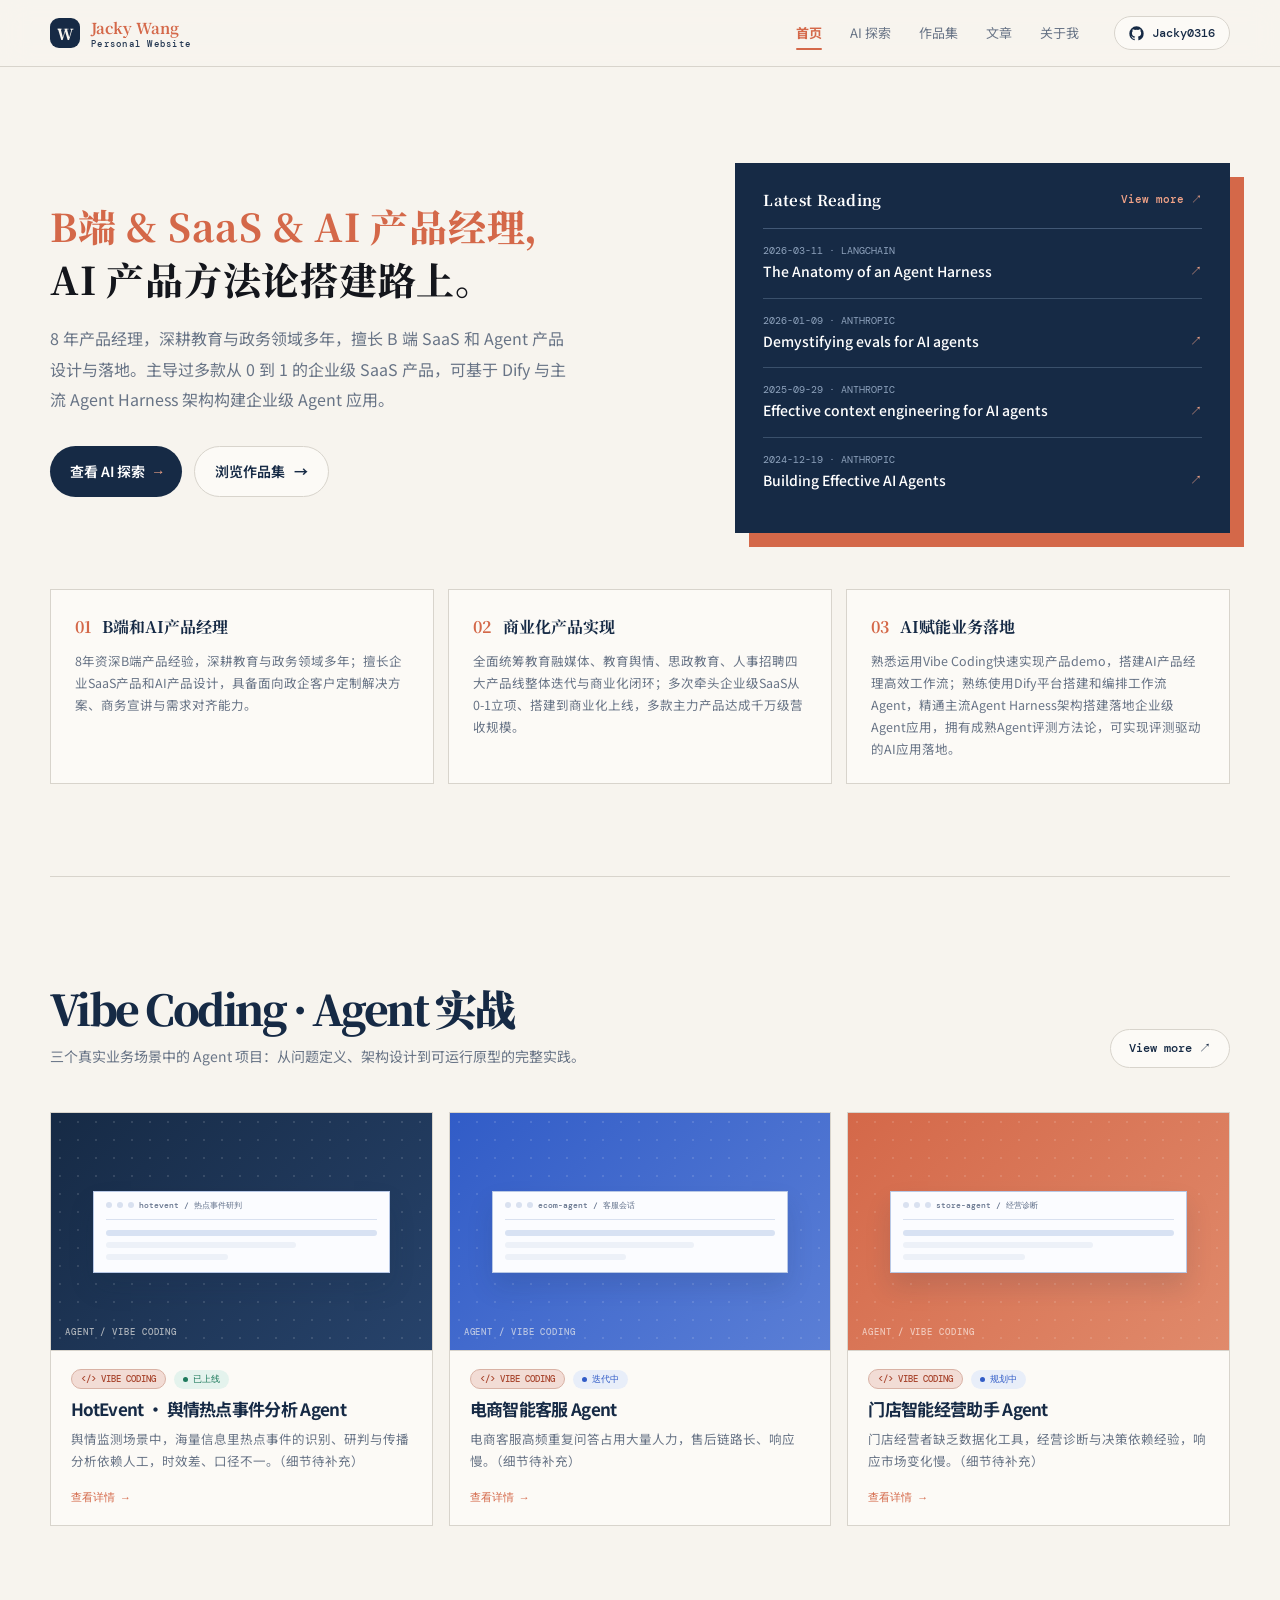
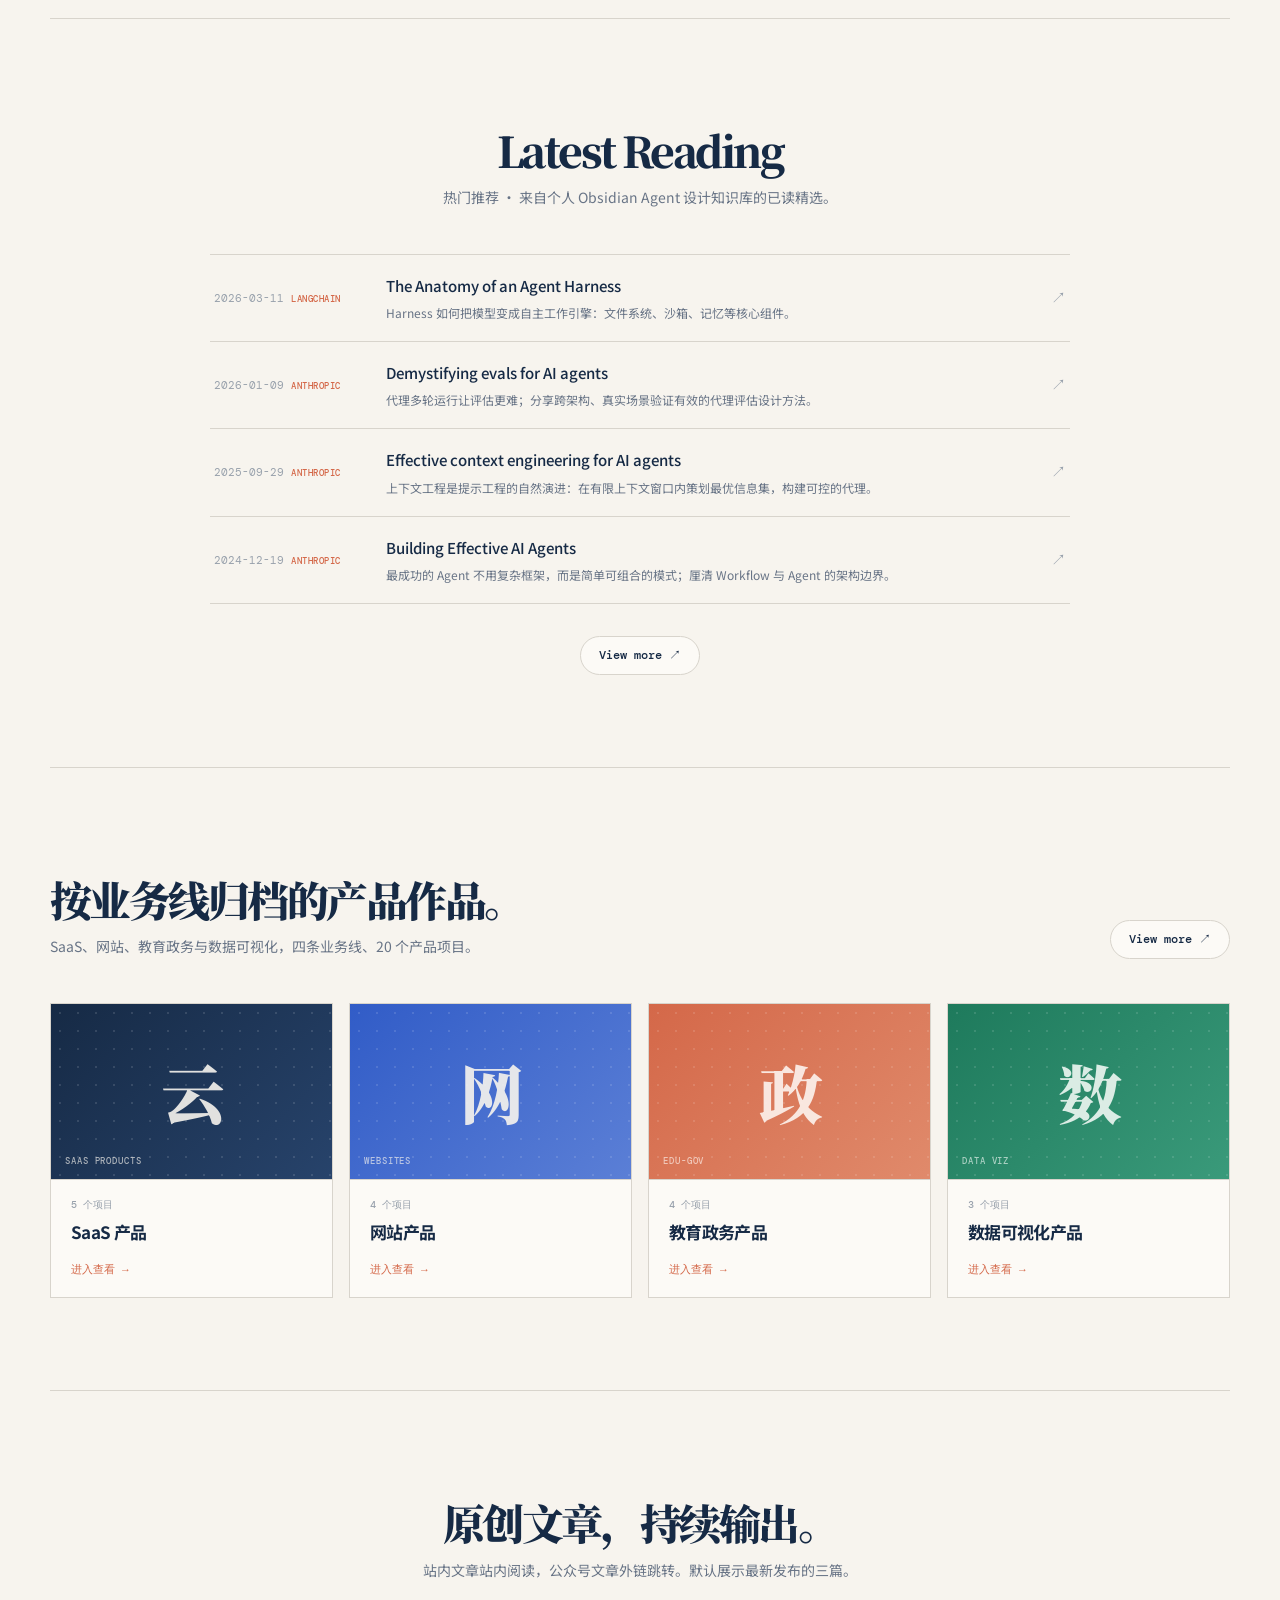
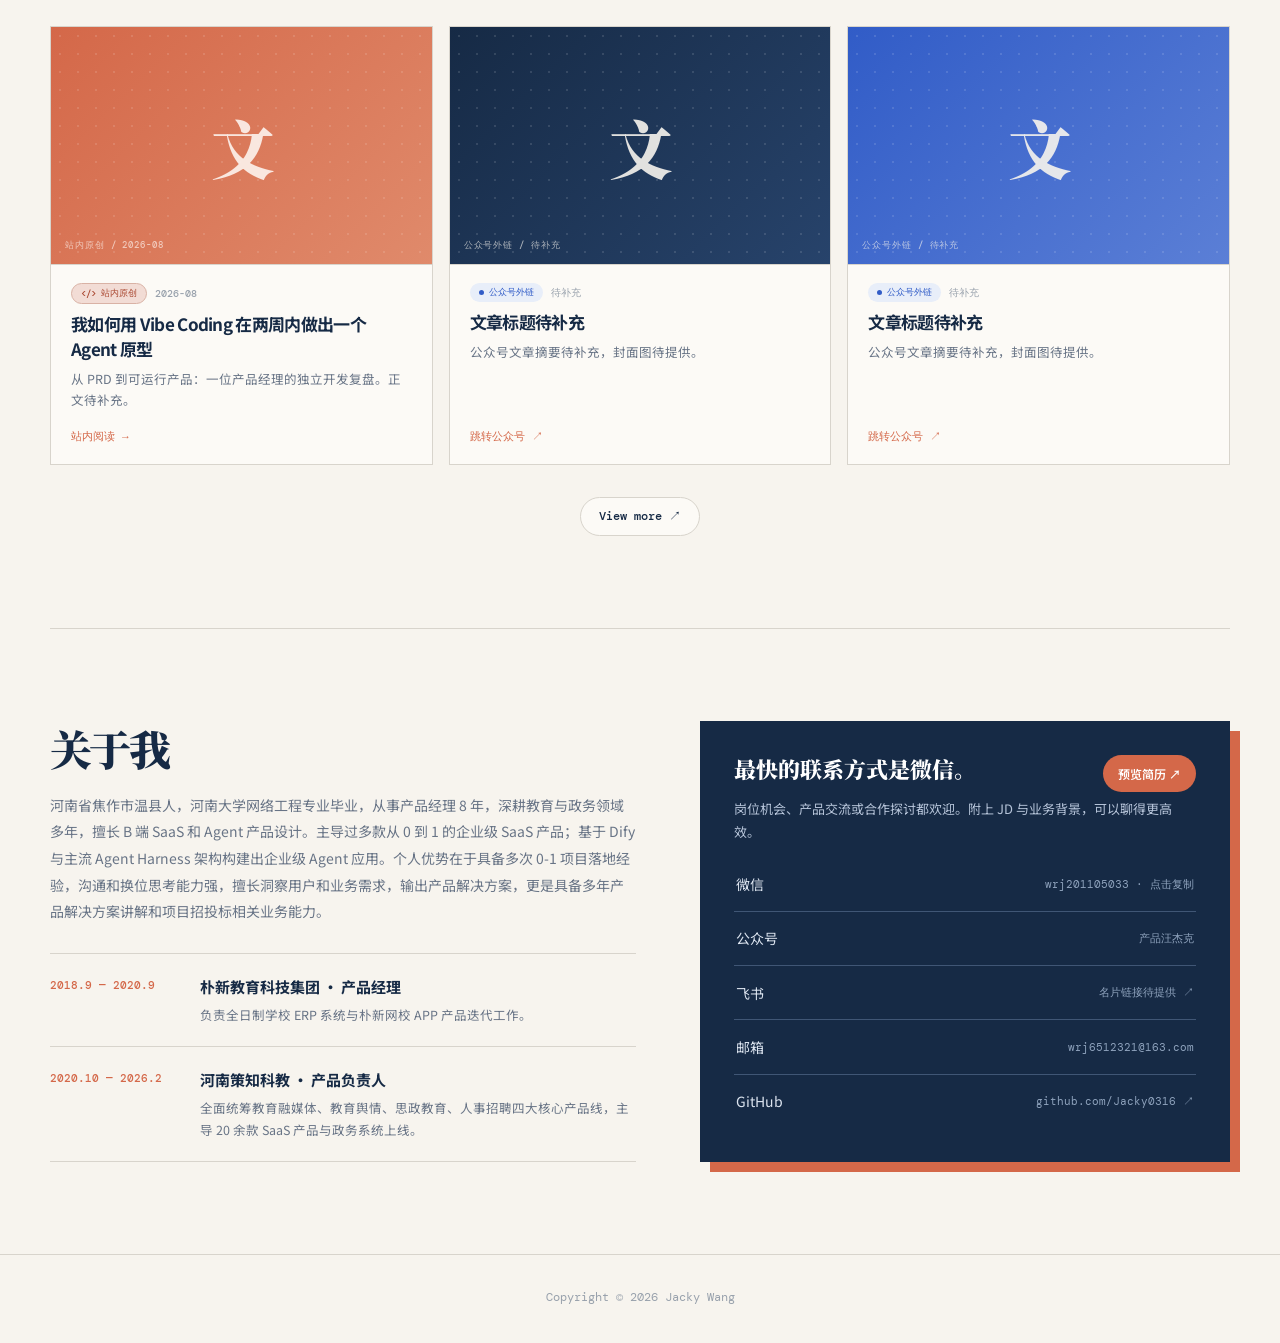
<file: index.html>
<!doctype html>
<html lang="zh-CN">
  <head>
    <meta charset="UTF-8" />
    <meta name="viewport" content="width=device-width, initial-scale=1.0" />
    <meta name="description" content="王任杰（Jacky），B端&SaaS&AI产品经理。个人网站集中展示AI项目实践、作品集、技术博客与产品思考。" />
    <title>Jacky Wang｜AI 产品经理 王任杰 · 作品集与博客</title>
    <link rel="preconnect" href="https://fonts.googleapis.com" />
    <link rel="preconnect" href="https://fonts.gstatic.com" crossorigin />
    <link href="https://fonts.googleapis.com/css2?family=DM+Mono:wght@400;500&family=Noto+Sans+SC:wght@400;500;700&family=Noto+Serif+SC:wght@600;700;900&display=swap" rel="stylesheet" />
    <style>
      :root {
        --paper: #f7f4ee; --surface: #fcfaf6; --ink: #243751; --navy: #162a45;
        --blue: #315cc7; --vermilion: #d46849; --vermilion-soft: #f2dcd5;
        --green: #1e7a5c; --green-soft: #e4f3ed;
        --line: #d8d4cc; --muted: #687486; --faint: #98a1ac;
        --font-display: "Noto Serif SC", "Songti SC", serif;
        --font-body: "Noto Sans SC", "PingFang SC", sans-serif;
        --font-mono: "DM Mono", "SFMono-Regular", monospace;
        --content: 1180px; --radius: 14px; --shadow: 0 18px 42px rgb(27 43 68 / 9%);
      }
      * { box-sizing: border-box; } html { scroll-behavior: smooth; }
      body { margin: 0; background: var(--paper); color: var(--ink); font-family: var(--font-body); font-size: 15px; line-height: 1.75; }
      a { color: inherit; text-decoration: none; } button { font: inherit; color: inherit; cursor: pointer; }
      .shell { width: min(var(--content), calc(100% - 48px)); margin: auto; }
      .mono { font-family: var(--font-mono); }
      ::selection { background: var(--vermilion-soft); color: var(--navy); }

      /* ===== 导航 ===== */
      header { position: sticky; top: 0; z-index: 30; background: color-mix(in srgb, var(--paper) 88%, transparent); border-bottom: 1px solid var(--line); backdrop-filter: blur(14px); }
      .nav { height: 66px; display: flex; align-items: center; gap: 22px; }
      .brand { display: flex; align-items: center; gap: 11px; }
      .logo-mark { width: 30px; height: 30px; border-radius: 9px; background: var(--navy); color: #f7f4ee; display: grid; place-items: center; font: 900 15px var(--font-display); }
      .brand-text { font: 700 15px var(--font-display); color: var(--vermilion); }
      .brand-text small { display: block; font: 500 9px var(--font-mono); letter-spacing: .14em; color: var(--ink); }
      .nav-links { margin-left: auto; display: flex; gap: 2px; }
      .nav-links a { position: relative; padding: 9px 13px; border-radius: 8px; font-size: 13px; color: var(--muted); transition: .16s; }
      .nav-links a:hover { color: var(--navy); background: var(--surface); }
      .nav-links a.active { color: var(--vermilion); font-weight: 700; }
      .nav-links a.active::after { content: ""; position: absolute; left: 13px; right: 13px; bottom: 3px; height: 2px; border-radius: 2px; background: var(--vermilion); }
      .nav-right { display: flex; align-items: center; gap: 10px; }
      .gh-link { display: inline-flex; align-items: center; gap: 8px; padding: 8px 14px; border: 1px solid var(--line); border-radius: 999px; background: var(--surface); font: 500 12px var(--font-mono); color: var(--navy); transition: .16s; }
      .gh-link:hover { border-color: var(--vermilion); color: var(--vermilion); }
      .gh-link svg { width: 15px; height: 15px; }
      .menu-btn { display: none; width: 42px; height: 42px; place-items: center; border: 1px solid var(--line); border-radius: 10px; background: var(--surface); color: var(--navy); }
      .drawer { display: none; }
      .drawer.open { display: block; position: fixed; inset: 66px 0 0; z-index: 29; background: var(--paper); padding: 20px 24px 28px; border-top: 1px solid var(--line); overflow: auto; }
      .drawer a { display: flex; align-items: center; justify-content: space-between; min-height: 50px; border-bottom: 1px solid var(--line); font-size: 16px; color: var(--navy); }
      .drawer a span { font: 500 10px var(--font-mono); color: var(--faint); }
      .drawer a.active { color: var(--vermilion); font-weight: 700; }

      /* ===== 板块通用 ===== */
      section { padding: 92px 0; border-top: 1px solid var(--line); }
      .kicker { margin: 0; font: 500 11px var(--font-mono); letter-spacing: .12em; color: var(--vermilion); }
      /* 布局一：左对齐标题 + 右上胶囊 */
      .sec-row { display: flex; align-items: flex-end; justify-content: space-between; gap: 24px; margin-bottom: 44px; }
      .sec-row h2, .sec-center h2 { margin: 12px 0 8px; font: 900 clamp(28px, 3.4vw, 42px)/1.3 var(--font-display); letter-spacing: -.06em; color: var(--navy); }
      .sec-row .sub, .sec-center .sub { margin: 0; color: var(--muted); font-size: 14px; max-width: 560px; }
      .pill-more { flex-shrink: 0; display: inline-flex; align-items: center; gap: 8px; padding: 10px 18px; border: 1px solid var(--line); border-radius: 999px; background: var(--surface); font: 500 12px var(--font-mono); color: var(--navy); transition: .16s; }
      .pill-more:hover { border-color: var(--vermilion); color: var(--vermilion); }
      /* 布局二：居中标题 */
      .sec-center { text-align: center; margin-bottom: 44px; }
      .sec-center .sub { margin-inline: auto; }

      /* ===== Hero ===== */
      .hero { padding: 96px 0 92px; }
      .hero-main { display: grid; grid-template-columns: 1.12fr .88fr; gap: 56px; align-items: center; }
      .hero-signals { display: grid; grid-template-columns: repeat(3, 1fr); gap: 14px; margin-top: 56px; }
      .signal { background: var(--surface); border: 1px solid var(--line); padding: 24px; transition: .18s; }
      .signal:hover { transform: translateY(-3px); box-shadow: var(--shadow); }
      .signal .no { margin-right: 10px; font: 700 16px var(--font-display); color: var(--vermilion); letter-spacing: .02em; }
      .signal h3 { display: inline; margin: 0; font: 700 16px var(--font-display); color: var(--navy); }
      .signal p { margin: 10px 0 0; font-size: 12.5px; color: var(--muted); line-height: 1.75; }
      h1 { margin: 0 0 18px; font: 800 clamp(30px, 3.5vw, 38px)/1.4 var(--font-display); letter-spacing: .02em; color: #14161c; }
      h1 em { font-style: normal; color: var(--vermilion); }
      .lead { margin: 0; max-width: 520px; color: var(--muted); font-size: 16px; line-height: 1.9; }
      .actions { display: flex; flex-wrap: wrap; gap: 12px; margin-top: 32px; }
      .btn { min-height: 47px; display: inline-flex; align-items: center; gap: 9px; padding: 12px 20px; border-radius: 999px; font-size: 14px; font-weight: 600; transition: .18s; }
      .btn-p { background: var(--navy); color: #fff; }
      .btn-p:hover { transform: translateY(-2px); box-shadow: var(--shadow); }
      .btn-p b { color: #f2a387; font-weight: 500; font-family: var(--font-mono); }
      .btn-g { border: 1px solid var(--line); background: var(--surface); color: var(--navy); }
      .btn-g:hover { border-color: var(--navy); transform: translateY(-2px); }
      /* Latest Reading 面板 */
      .reading-panel { padding: 26px 28px; background: var(--navy); color: #fff; box-shadow: 14px 14px 0 var(--vermilion); }
      .reading-panel-head { display: flex; justify-content: space-between; align-items: center; padding-bottom: 18px; border-bottom: 1px solid #425875; }
      .reading-panel-head .t { font: 700 15px var(--font-display); letter-spacing: .02em; }
      .reading-panel-head a { font: 500 11px var(--font-mono); color: #f2a387; }
      .reading-panel-head a:hover { text-decoration: underline; }
      .rp-item { display: grid; grid-template-columns: 1fr auto; gap: 4px 14px; padding: 15px 0; border-bottom: 1px solid #3a506b; }
      .rp-item:last-child { border-bottom: 0; }
      .rp-item time { grid-column: 1 / -1; font: 400 10px var(--font-mono); color: #8fa3bd; }
      .rp-item h4 { margin: 0; font-size: 14px; font-weight: 500; line-height: 1.55; }
      .rp-item .arr { color: #f2a387; font-family: var(--font-mono); font-size: 12px; align-self: center; }
      .rp-item:hover h4 { color: #f2a387; }

      /* ===== 封面占位 ===== */
      .cover { position: relative; aspect-ratio: 16 / 10; overflow: hidden; display: grid; place-items: center; border-bottom: 1px solid var(--line); }
      .cover .big { font: 900 clamp(44px, 5vw, 64px)/1 var(--font-display); letter-spacing: -.04em; opacity: .9; }
      .cover .cap { position: absolute; left: 14px; bottom: 12px; font: 500 9px var(--font-mono); letter-spacing: .1em; opacity: .65; }
      .cover.c-navy { background: linear-gradient(135deg, #162a45, #27436b); color: #f7f4ee; }
      .cover.c-blue { background: linear-gradient(135deg, #315cc7, #5b7fd6); color: #f7f4ee; }
      .cover.c-verm { background: linear-gradient(135deg, #d46849, #e08a6b); color: #fdf3ee; }
      .cover.c-green { background: linear-gradient(135deg, #1e7a5c, #3a9a7a); color: #eef7f2; }
      .cover.c-paper { background: var(--vermilion-soft); color: var(--vermilion); }
      .cover .grid-deco { position: absolute; inset: 0; background-image: radial-gradient(rgb(255 255 255 / 12%) 1px, transparent 1px); background-size: 18px 18px; }
      .cover.c-paper .grid-deco { background-image: radial-gradient(rgb(212 104 73 / 14%) 1px, transparent 1px); }
      /* Agent 卡片封面内嵌模拟窗口 */
      .cover .mini-win { position: relative; width: 78%; max-width: 300px; background: #fbfcff; border: 1px solid #b8c8e5; box-shadow: 0 14px 24px #162a4522; padding: 0 12px 12px; }
      .cover .mini-bar { padding: 8px 0; border-bottom: 1px solid #d9e1f0; font: 500 8px var(--font-mono); color: #61708a; display: flex; gap: 5px; align-items: center; }
      .cover .mini-bar i { width: 6px; height: 6px; border-radius: 50%; background: #d9e1f0; }
      .cover .mini-lines { padding-top: 10px; display: grid; gap: 6px; }
      .cover .mini-lines i { display: block; height: 6px; border-radius: 6px; background: #d8e2f3; }
      .cover .mini-lines i:nth-child(2) { width: 70%; background: #edf1f8; }
      .cover .mini-lines i:nth-child(3) { width: 45%; background: #edf1f8; }

      /* ===== 卡片（布局一/二共用）===== */
      .cards-3 { display: grid; grid-template-columns: repeat(3, 1fr); gap: 16px; }
      .cards-4 { display: grid; grid-template-columns: repeat(4, 1fr); gap: 16px; }
      .card { display: flex; flex-direction: column; background: var(--surface); border: 1px solid var(--line); transition: .2s; overflow: hidden; }
      .card:hover { transform: translateY(-4px); box-shadow: var(--shadow); }
      .card-body { padding: 18px 20px 20px; display: flex; flex-direction: column; gap: 6px; flex: 1; }
      .card-meta { display: flex; align-items: center; gap: 8px; font: 500 10px var(--font-mono); color: var(--faint); }
      .card h3 { margin: 2px 0 0; font-size: 17px; letter-spacing: -.04em; color: var(--navy); line-height: 1.45; }
      .card p { margin: 0; font-size: 12.5px; color: var(--muted); line-height: 1.75; }
      .card .foot { margin-top: auto; padding-top: 12px; font: 500 11px var(--font-mono); color: var(--vermilion); }
      .chip { display: inline-flex; align-items: center; gap: 5px; padding: 3px 9px; border-radius: 999px; font: 500 9px var(--font-mono); }
      .chip-vibe { background: var(--vermilion-soft); color: #a94730; border: 1px solid #d9b2a5; }
      .chip-vibe::before { content: "</>"; }
      .chip-live { background: var(--green-soft); color: var(--green); }
      .chip-live::before { content: ""; width: 5px; height: 5px; border-radius: 50%; background: currentColor; }
      .chip-iter { background: #e8eef9; color: var(--blue); }
      .chip-iter::before { content: ""; width: 5px; height: 5px; border-radius: 50%; background: currentColor; }
      .chip-line { border: 1px solid var(--line); color: var(--muted); }

      /* ===== 首页 Latest Reading 信息流（布局二，无图）===== */
      .feed { max-width: 860px; margin: 0 auto; border-top: 1px solid var(--line); }
      .feed-item { display: grid; grid-template-columns: 150px 1fr auto; gap: 6px 22px; align-items: center; padding: 18px 4px; border-bottom: 1px solid var(--line); transition: background .16s; }
      .feed-item:hover { background: var(--surface); }
      .feed-item time { font: 400 11px var(--font-mono); color: var(--faint); }
      .feed-item h4 { margin: 0; font-size: 15px; font-weight: 500; color: var(--navy); }
      .feed-item p { margin: 3px 0 0; font-size: 12px; color: var(--muted); }
      .feed-item .arr { font-family: var(--font-mono); color: var(--faint); }
      .feed-item:hover .arr { color: var(--vermilion); }
      .feed-src { font: 500 9px var(--font-mono); color: var(--vermilion); letter-spacing: .06em; }
      .center-more { margin-top: 32px; display: flex; justify-content: center; }

      /* ===== 子页面通用 ===== */
      [data-view] { display: none; }
      [data-view].active { display: block; animation: viewIn .3s ease; }
      @keyframes viewIn { from { opacity: 0; transform: translateY(8px); } to { opacity: 1; transform: none; } }
      .page-head { padding: 72px 0 40px; }
      .crumb { font: 500 11px var(--font-mono); color: var(--faint); margin-bottom: 16px; }
      .crumb a:hover { color: var(--vermilion); }
      .page-head h1 { margin: 0 0 10px; font: 900 clamp(32px, 4vw, 48px)/1.25 var(--font-display); letter-spacing: -.06em; color: var(--navy); }
      .page-head .sub { margin: 0; color: var(--muted); font-size: 15px; max-width: 620px; }
      /* 分类 tabs（图#5 结构） */
      .tabs { display: flex; gap: 4px; border-bottom: 1px solid var(--line); margin-bottom: 40px; }
      .tabs button { padding: 12px 18px; background: none; border: 0; border-bottom: 2px solid transparent; margin-bottom: -1px; font-size: 14px; color: var(--muted); transition: .16s; }
      .tabs button:hover { color: var(--navy); }
      .tabs button.on { color: var(--vermilion); font-weight: 700; border-bottom-color: var(--vermilion); }
      /* filter chips（图#11 结构） */
      .filters { display: flex; flex-wrap: wrap; gap: 8px; margin-bottom: 36px; }
      .filters button { padding: 8px 16px; border: 1px solid var(--line); border-radius: 999px; background: var(--surface); font-size: 12.5px; color: var(--muted); transition: .16s; }
      .filters button:hover { border-color: var(--navy); color: var(--navy); }
      .filters button.on { background: var(--navy); border-color: var(--navy); color: #fff; }
      .filters button .n { font: 500 10px var(--font-mono); opacity: .6; margin-left: 4px; }
      /* Research 式列表行（图#7） */
      .res-row { display: grid; grid-template-columns: 190px 1fr auto; gap: 6px 32px; padding: 22px 4px; border-bottom: 1px solid var(--line); transition: background .16s; align-items: start; }
      .res-row:first-of-type { border-top: 1px solid var(--line); }
      .res-row:hover { background: var(--surface); }
      .res-side .topic { display: block; font: 500 10px var(--font-mono); letter-spacing: .08em; color: var(--vermilion); }
      .res-side time { display: block; margin-top: 5px; font: 400 11px var(--font-mono); color: var(--faint); }
      .res-main h4 { margin: 0; font-size: 16px; font-weight: 700; color: var(--navy); line-height: 1.5; }
      .res-main p { margin: 6px 0 0; font-size: 12.5px; color: var(--muted); max-width: 640px; }
      .res-row .arr { font-family: var(--font-mono); color: var(--faint); padding-top: 4px; }
      .res-row:hover .arr { color: var(--vermilion); }

      /* ===== 关于我 & 联系 ===== */
      .about-grid { display: grid; grid-template-columns: 1.05fr .95fr; gap: 64px; align-items: stretch; }
      .about-copy p.intro2 { margin: 16px 0 0; color: var(--muted); font-size: 14px; line-height: 1.9; }
      .timeline { border-top: 1px solid var(--line); margin-top: 28px; }
      .t-item { display: grid; grid-template-columns: 128px 1fr; gap: 22px; padding: 20px 0; border-bottom: 1px solid var(--line); }
      .t-item time { font: 500 11px var(--font-mono); color: var(--vermilion); padding-top: 4px; }
      .t-item h3 { margin: 0; font-size: 15px; color: var(--navy); }
      .t-item p { margin: 4px 0 0; font-size: 12.5px; color: var(--muted); }
      .contact-box { background: var(--navy); color: #fff; padding: 34px; box-shadow: 10px 10px 0 var(--vermilion); display: flex; flex-direction: column; }
      .contact-head { display: flex; align-items: flex-start; justify-content: space-between; gap: 16px; margin-bottom: 6px; }
      .contact-box h3 { margin: 0; font: 900 22px/1.3 var(--font-display); }
      .btn-resume { flex-shrink: 0; display: inline-flex; align-items: center; gap: 6px; padding: 8px 15px; border-radius: 999px; background: var(--vermilion); color: #fff; font-size: 12px; font-weight: 600; transition: .16s; }
      .btn-resume:hover { transform: translateY(-2px); box-shadow: 0 8px 20px rgb(212 104 73 / 40%); }
      .contact-box > p { margin: 0 0 14px; font-size: 13px; color: #b6c4d9; }
      .c-item { display: flex; align-items: center; gap: 14px; flex: 1; min-height: 50px; padding: 9px 2px; border-bottom: 1px solid #405675; color: #dde5f0; font-size: 14px; width: 100%; background: none; border-top: 0; border-left: 0; border-right: 0; text-align: left; transition: .16s; }
      .c-item:last-child { border-bottom: 0; }
      .c-item:hover { color: #f2a387; }
      .c-item .v { margin-left: auto; font: 400 11px var(--font-mono); color: #8fa3bd; }
      .c-item:hover .v { color: #f2a387; }

      footer { border-top: 1px solid var(--line); padding: 34px 0 40px; text-align: center; }
      footer .copy { font: 400 12px var(--font-mono); color: var(--faint); }

      @media (max-width: 960px) {
        .hero-main, .about-grid { grid-template-columns: 1fr; }
        .hero { padding: 64px 0; }
        .hero-main { gap: 44px; }
        .hero-signals { grid-template-columns: 1fr; margin-top: 48px; padding-top: 32px; }
        .cards-4 { grid-template-columns: repeat(2, 1fr); }
        .cards-3 { grid-template-columns: repeat(2, 1fr); }
        .contact-box { position: static; }
        .nav-links { display: none; }
        .menu-btn { display: grid; }
        section { padding: 64px 0; }
        .res-row { grid-template-columns: 1fr auto; }
        .res-side { grid-column: 1 / -1; display: flex; gap: 12px; align-items: baseline; }
      }
      @media (max-width: 620px) {
        body { font-size: 16px; }
        .cards-4, .cards-3 { grid-template-columns: 1fr; }
        .feed-item { grid-template-columns: 1fr auto; }
        .feed-item time { grid-column: 1 / -1; }
        .sec-row { flex-direction: column; align-items: flex-start; gap: 14px; margin-bottom: 30px; }
        .actions .btn { flex: 1; justify-content: center; }
      }
    </style>
  </head>
  <body>
    <header>
      <div class="shell nav">
        <a class="brand" href="#/" data-nav-link="home">
          <span class="logo-mark">W</span>
          <span class="brand-text">Jacky Wang<small>Personal Website</small></span>
        </a>
        <nav class="nav-links" id="navLinks">
          <a href="#/" data-nav="home">首页</a>
          <a href="#/ai" data-nav="ai">AI 探索</a>
          <a href="#/work" data-nav="work">作品集</a>
          <a href="#/writing" data-nav="writing">文章</a>
          <a href="#about" data-nav="about" data-anchor="about">关于我</a>
        </nav>
        <div class="nav-right">
          <a class="gh-link" href="https://github.com/Jacky0316" target="_blank" rel="noopener">
            <svg viewBox="0 0 24 24" fill="currentColor"><path d="M12 .5A11.5 11.5 0 0 0 .5 12a11.5 11.5 0 0 0 7.86 10.91c.58.11.79-.25.79-.56v-2c-3.2.7-3.87-1.54-3.87-1.54-.53-1.33-1.28-1.69-1.28-1.69-1.05-.72.08-.7.08-.7 1.16.08 1.77 1.19 1.77 1.19 1.03 1.76 2.7 1.25 3.36.96.1-.75.4-1.26.73-1.55-2.55-.29-5.23-1.28-5.23-5.68 0-1.26.45-2.28 1.19-3.09-.12-.29-.52-1.46.11-3.05 0 0 .97-.31 3.18 1.18a11 11 0 0 1 5.79 0c2.2-1.49 3.17-1.18 3.17-1.18.63 1.59.23 2.76.11 3.05.74.81 1.19 1.83 1.19 3.09 0 4.41-2.69 5.38-5.25 5.67.41.35.77 1.05.77 2.12v3.15c0 .31.21.68.8.56A11.5 11.5 0 0 0 23.5 12 11.5 11.5 0 0 0 12 .5Z"/></svg>
            Jacky0316
          </a>
          <button class="menu-btn" id="menuBtn" aria-label="打开菜单" aria-expanded="false">
            <svg width="18" height="18" viewBox="0 0 24 24" fill="none" stroke="currentColor" stroke-width="2" stroke-linecap="round"><path d="M4 7h16M4 12h16M4 17h16"/></svg>
          </button>
        </div>
      </div>
    </header>
    <div class="drawer" id="drawer">
      <a href="#/" data-nav="home">首页<span>HOME</span></a>
      <a href="#/ai" data-nav="ai">AI 探索<span>AI LAB</span></a>
      <a href="#/work" data-nav="work">作品集<span>WORK</span></a>
      <a href="#/writing" data-nav="writing">文章<span>WRITING</span></a>
      <a href="#about" data-nav="about" data-anchor="about">关于我<span>ABOUT & CONTACT</span></a>
      <a href="https://github.com/Jacky0316" target="_blank" rel="noopener">GitHub<span>JACKY0316 ↗</span></a>
    </div>

    <main>
      <!-- ==================== 首页 ==================== -->
      <div data-view="home">
        <div class="shell">
          <!-- Hero -->
          <section class="hero" id="top" style="border-top:0;">
            <div class="hero-main">
              <div>
              <h1><em>B端 & SaaS & AI 产品经理，</em><br />AI 产品方法论搭建路上。</h1>
              <p class="lead">8 年产品经理，深耕教育与政务领域多年，擅长 B 端 SaaS 和 Agent 产品设计与落地。主导过多款从 0 到 1 的企业级 SaaS 产品，可基于 Dify 与主流 Agent Harness 架构构建企业级 Agent 应用。</p>
              <div class="actions">
                <a class="btn btn-p" href="#/ai">查看 AI 探索 <b>→</b></a>
                <a class="btn btn-g" href="#/work">浏览作品集 <b>→</b></a>
              </div>
            </div>
            <aside class="reading-panel">
              <div class="reading-panel-head"><span class="t">Latest Reading</span><a href="#/reading">View more ↗</a></div>
              <div id="heroReading"></div>
            </aside>
            </div>
            <div class="hero-signals">
              <div class="signal"><span class="no">01</span><h3>B端和AI产品经理</h3><p>8年资深B端产品经验，深耕教育与政务领域多年；擅长企业SaaS产品和AI产品设计，具备面向政企客户定制解决方案、商务宣讲与需求对齐能力。</p></div>
              <div class="signal"><span class="no">02</span><h3>商业化产品实现</h3><p>全面统筹教育融媒体、教育舆情、思政教育、人事招聘四大产品线整体迭代与商业化闭环；多次牵头企业级SaaS从0‑1立项、搭建到商业化上线，多款主力产品达成千万级营收规模。</p></div>
              <div class="signal"><span class="no">03</span><h3>AI赋能业务落地</h3><p>熟悉运用Vibe Coding快速实现产品demo，搭建AI产品经理高效工作流；熟练使用Dify平台搭建和编排工作流Agent，精通主流Agent Harness架构搭建落地企业级Agent应用，拥有成熟Agent评测方法论，可实现评测驱动的AI应用落地。</p></div>
            </div>
          </section>

          <!-- AI 探索（布局一） -->
          <section id="sec-ai">
            <div class="sec-row">
              <div>
                <h2>Vibe Coding · Agent 实战</h2>
                <p class="sub">三个真实业务场景中的 Agent 项目：从问题定义、架构设计到可运行原型的完整实践。</p>
              </div>
              <a class="pill-more" href="#/ai">View more ↗</a>
            </div>
            <div class="cards-3" id="homeAgents"></div>
          </section>

          <!-- Latest Reading（布局二，纯文字信息流） -->
          <section id="sec-reading">
            <div class="sec-center">
              <h2>Latest Reading</h2>
              <p class="sub">热门推荐 · 来自个人 Obsidian Agent 设计知识库的已读精选。</p>
            </div>
            <div class="feed" id="homeFeed"></div>
            <div class="center-more"><a class="pill-more" href="#/reading">View more ↗</a></div>
          </section>

          <!-- SELECTED WORK（布局一，4 个业务线卡） -->
          <section id="sec-work">
            <div class="sec-row">
              <div>
                <h2>按业务线归档的产品作品。</h2>
                <p class="sub">SaaS、网站、教育政务与数据可视化，四条业务线、20 个产品项目。</p>
              </div>
              <a class="pill-more" href="#/work">View more ↗</a>
            </div>
            <div class="cards-4" id="homeWork"></div>
          </section>

          <!-- WRITING（布局二，带封面图） -->
          <section id="sec-writing">
            <div class="sec-center">
              <h2>原创文章，持续输出。</h2>
              <p class="sub">站内文章站内阅读，公众号文章外链跳转。默认展示最新发布的三篇。</p>
            </div>
            <div class="cards-3" id="homeWriting"></div>
            <div class="center-more"><a class="pill-more" href="#/writing">View more ↗</a></div>
          </section>

          <!-- 关于我 & 联系（合并） -->
          <section id="about">
            <div class="about-grid">
              <div class="about-copy">
                <h2 style="margin:0; font:900 clamp(28px,3.4vw,42px)/1.3 var(--font-display); letter-spacing:-.06em; color:var(--navy);">关于我</h2>
                <p class="intro2">河南省焦作市温县人，河南大学网络工程专业毕业，从事产品经理 8 年，深耕教育与政务领域多年，擅长 B 端 SaaS 和 Agent 产品设计。主导过多款从 0 到 1 的企业级 SaaS 产品；基于 Dify 与主流 Agent Harness 架构构建出企业级 Agent 应用。个人优势在于具备多次 0-1 项目落地经验，沟通和换位思考能力强，擅长洞察用户和业务需求，输出产品解决方案，更是具备多年产品解决方案讲解和项目招投标相关业务能力。</p>
                <div class="timeline">
                  <div class="t-item"><time>2018.9 — 2020.9</time><div><h3>朴新教育科技集团 · 产品经理</h3><p>负责全日制学校 ERP 系统与朴新网校 APP 产品迭代工作。</p></div></div>
                  <div class="t-item"><time>2020.10 — 2026.2</time><div><h3>河南策知科教 · 产品负责人</h3><p>全面统筹教育融媒体、教育舆情、思政教育、人事招聘四大核心产品线，主导 20 余款 SaaS 产品与政务系统上线。</p></div></div>
                </div>
              </div>
              <div class="contact-box">
                <div class="contact-head">
                  <h3>最快的联系方式是微信。</h3>
                  <a class="btn-resume" href="#">预览简历 ↗</a>
                </div>
                <p>岗位机会、产品交流或合作探讨都欢迎。附上 JD 与业务背景，可以聊得更高效。</p>
                <button class="c-item" id="copyWechat"><span>微信</span><span class="v" id="wxValue">wrj201105033 · 点击复制</span></button>
                <a class="c-item" href="#"><span>公众号</span><span class="v">产品汪杰克</span></a>
                <a class="c-item" href="#"><span>飞书</span><span class="v">名片链接待提供 ↗</span></a>
                <a class="c-item" href="mailto:wrj6512321@163.com"><span>邮箱</span><span class="v">wrj6512321@163.com</span></a>
                <a class="c-item" href="https://github.com/Jacky0316" target="_blank" rel="noopener"><span>GitHub</span><span class="v">github.com/Jacky0316 ↗</span></a>
              </div>
            </div>
          </section>
        </div>
      </div>

      <!-- ==================== AI 探索页 ==================== -->
      <div data-view="ai">
        <div class="shell">
          <div class="page-head">
            <p class="crumb"><a href="#/">首页</a> / AI 探索</p>
            <h1>AI 探索</h1>
            <p class="sub">从产品设计到可运行原型，持续验证 AI 在真实业务场景中的价值。</p>
          </div>
          <div class="tabs">
            <button data-tab="vibe" class="on">Vibe Coding</button>
            <button data-tab="reading">Latest Reading</button>
          </div>
          <!-- Vibe Coding -->
          <div data-pane="vibe" style="padding-bottom: 92px;">
            <div class="cards-3" id="aiAgents"></div>
          </div>
          <!-- Latest Reading（图#7 Research 式） -->
          <div data-pane="reading" style="display:none; padding-bottom: 92px;">
            <div class="filters" id="topicFilters"></div>
            <div id="readingList"></div>
          </div>
        </div>
      </div>

      <!-- ==================== 作品集页 ==================== -->
      <div data-view="work">
        <div class="shell">
          <div class="page-head">
            <p class="crumb"><a href="#/">首页</a> / 作品集</p>
            <h1>作品集</h1>
            <p class="sub">五条业务线、20 个产品项目。产品名称已确认，介绍与数据逐步补充。</p>
          </div>
          <div class="filters" id="workFilters"></div>
          <div class="cards-3" id="workGrid" style="padding-bottom: 92px;"></div>
        </div>
      </div>

      <!-- ==================== 文章列表页 ==================== -->
      <div data-view="writing">
        <div class="shell">
          <div class="page-head">
            <p class="crumb"><a href="#/">首页</a> / 文章</p>
            <h1>文章</h1>
            <p class="sub">站内文章站内阅读，公众号文章带封面外链跳转。</p>
          </div>
          <div class="cards-3" id="writingGrid" style="padding-bottom: 92px;"></div>
        </div>
      </div>
    </main>

    <footer>
      <div class="shell"><div class="copy">Copyright © 2026 Jacky Wang</div></div>
    </footer>

    <script>
      /* ================= 数据（改这里即可维护内容） ================= */
      // featured: true 的文章会出现在首页 Hero 面板和首页 Latest Reading 板块（热门推荐 3~4 篇）
      const ARTICLES = [
        { date: '2026-07-24', source: 'CLAUDE', topic: '上下文工程', title: 'The new rules of context engineering for Claude 5 generation models', summary: '为更强模型砍掉 Claude Code 80%+ 系统提示；把经验迁移到自己的上下文工程。', url: 'https://claude.com/blog/the-new-rules-of-context-engineering-for-claude-5-generation-models' },
        { date: '2026-07-22', source: 'CLAUDE', topic: 'Coding 实践', title: 'Building verification loops in Claude Code with skills', summary: '把人工检查写成 Skills，让 Claude 自己关闭验证反馈循环。', url: 'https://claude.com/blog/building-verification-loops-in-claude-code-with-skills' },
        { date: '2026-07-06', source: 'CLAUDE', topic: 'Coding 实践', title: 'A field guide to Claude Fable 5: Finding your unknowns', summary: '用 Claude Fable 做代理式编码的实用模式：在实现前、中、后找到你的未知项。', url: 'https://claude.com/blog/a-field-guide-to-claude-fable-finding-your-unknowns' },
        { date: '2026-06-30', source: 'CLAUDE', topic: 'Coding 实践', title: 'Loop engineering: Getting started with loops', summary: '智能体循环四种类型（turn/goal/time-based/proactive），以及用 SKILL.md 编码人工验证步骤。', url: 'https://claude.com/blog/getting-started-with-loops' },
        { date: '2026-06-30', source: '微信公众号', topic: 'Coding 实践', title: 'Prompt → Context → Harness → Loop：AI 工程师的能力跃迁路线图（深度版）', summary: '四个词不是并列的技能点，而是一条能力跃迁路线。', url: 'https://mp.weixin.qq.com/s/Zr8VODiYfaXpv8H5sOqyhA' },
        { date: '2026-06-18', source: 'DATABRICKS', topic: 'Harness', title: 'What is an AI Agent Harness?', summary: 'Agent = Model + Harness；Harness 是围绕模型的软件脚手架：工具、记忆、沙箱、反馈循环。', url: 'https://www.databricks.com/blog/ai-harness' },
        { date: '2026-04-24', source: 'NILS LIU', topic: 'Harness', title: 'Agent Harness 全解析：迈向生产级 AI 智能体的架构核心', summary: '深度解析生产级 Agent Harness 十二大核心模块、主流框架设计哲学与七大架构抉择。', url: 'https://nilsliu.dev/zh/insights/agent-harness-production-ai/' },
        { date: '2026-04-19', source: 'ADDY OSMANI', topic: 'Harness', title: 'Agent Harness Engineering', summary: '编码代理 = 模型 + 围绕它的全部脚手架（提示、工具、钩子、沙箱、反馈循环）；好 Harness 胜过好模型。', url: 'https://addyosmani.com/blog/agent-harness-engineering/' },
        { date: '2026-04-17', source: 'AUGMENT CODE', topic: 'Harness', title: 'Harness Engineering for AI Coding Agents', summary: '用约束、反馈循环与质量门（PEV loops、rules files、CI gates）让 AI 编码代理可靠。', url: 'https://www.augmentcode.com/guides/harness-engineering-ai-coding-agents' },
        { date: '2026-04-15', source: 'OPENAI', topic: 'Harness', title: 'Agents SDK 的全新演进', summary: 'OpenAI 更新 Agents SDK：原生沙箱执行 + 模型原生 Harness，构建安全、长期运行的代理。', url: 'https://openai.com/zh-Hans-CN/index/the-next-evolution-of-the-agents-sdk/' },
        { date: '2026-04-06', source: 'AKSHAY PACHAAR', topic: 'Harness', title: 'Agent Harness 十二大模块完全解析', summary: '拆解 Anthropic、OpenAI、Perplexity、LangChain 实际在构建什么：编排循环、工具、记忆、并发。', url: 'https://x.com/akshay_pachaar/status/2041146899319971922' },
        { date: '2026-03-11', source: 'LANGCHAIN', topic: 'Harness', title: 'The Anatomy of an Agent Harness', summary: 'Harness 如何把模型变成自主工作引擎：文件系统、沙箱、记忆等核心组件。', url: 'https://www.langchain.com/blog/the-anatomy-of-an-agent-harness', featured: true },
        { date: '2026-01-21', source: 'DATABRICKS', topic: 'Agent 评估', title: 'What is AI Agent Evaluation?', summary: '什么是 AI 代理评估，如何评估性能、可靠性、安全性及评估框架。', url: 'https://www.databricks.com/blog/what-is-agent-evaluation' },
        { date: '2026-01-09', source: 'ANTHROPIC', topic: 'Agent 评估', title: 'Demystifying evals for AI agents', summary: '代理多轮运行让评估更难；分享跨架构、真实场景验证有效的代理评估设计方法。', url: 'https://www.anthropic.com/engineering/demystifying-evals-for-ai-agents', featured: true },
        { date: '2025-10-16', source: 'ANTHROPIC', topic: 'Coding 实践', title: 'Equipping agents for the real world with Agent Skills', summary: 'Agent Skills：以文件夹打包指令、脚本与资源，让通用代理变身专用代理（渐进式披露设计）。', url: 'https://www.anthropic.com/engineering/equipping-agents-for-the-real-world-with-agent-skills' },
        { date: '2025-09-29', source: 'ANTHROPIC', topic: '上下文工程', title: 'Effective context engineering for AI agents', summary: '上下文工程是提示工程的自然演进：在有限上下文窗口内策划最优信息集，构建可控的代理。', url: 'https://www.anthropic.com/engineering/effective-context-engineering-for-ai-agents', featured: true },
        { date: '2025-07-02', source: 'LANGCHAIN', topic: '上下文工程', title: 'Context Engineering', summary: '上下文工程策略：write、select、compress、isolate，优化性能与长任务管理。', url: 'https://www.langchain.com/blog/context-engineering-for-agents' },
        { date: '2025-06-13', source: 'ANTHROPIC', topic: 'Coding 实践', title: 'How we built our multi-agent research system', summary: '构建 Claude Research 多代理研究系统的工程挑战与经验教训。', url: 'https://www.anthropic.com/engineering/multi-agent-research-system' },
        { date: '2024-12-19', source: 'ANTHROPIC', topic: 'Coding 实践', title: 'Building Effective AI Agents', summary: '最成功的 Agent 不用复杂框架，而是简单可组合的模式；厘清 Workflow 与 Agent 的架构边界。', url: 'https://www.anthropic.com/engineering/building-effective-agents', featured: true },
      ];

      const AGENTS = [
        { name: 'HotEvent · 舆情热点事件分析 Agent', status: '已上线', statusClass: 'chip-live', cover: 'c-navy', win: 'hotevent / 热点事件研判',
          problem: '舆情监测场景中，海量信息里热点事件的识别、研判与传播分析依赖人工，时效差、口径不一。（细节待补充）',
          role: '产品设计 + Agent 架构 + Web Coding 实现。（细节待补充）',
          core: '事件抽取 · 热度研判 · 传播链路分析 · 自动报告（机制待细化）' },
        { name: '电商智能客服 Agent', status: '迭代中', statusClass: 'chip-iter', cover: 'c-blue', win: 'ecom-agent / 客服会话',
          problem: '电商客服高频重复问答占用大量人力，售后链路长、响应慢。（细节待补充）',
          role: '产品设计 + Agent 架构 + Web Coding 实现。（细节待补充）',
          core: '多轮会话 · 工具调用（订单/物流）· 人工接管机制（机制待细化）' },
        { name: '门店智能经营助手 Agent', status: '规划中', statusClass: 'chip-iter', cover: 'c-verm', win: 'store-agent / 经营诊断',
          problem: '门店经营者缺乏数据化工具，经营诊断与决策依赖经验，响应市场变化慢。（细节待补充）',
          role: '产品设计 + Agent 架构 + Web Coding 实现。（细节待补充）',
          core: '经营数据洞察 · 异常预警 · 建议生成（机制待细化）' },
      ];

      const WORK_GROUPS = [
        { key: 'saas', name: 'SaaS 产品', en: 'SAAS PRODUCTS', char: '云', cover: 'c-navy', home: true,
          items: ['文本校对', '舆情监测', '舆情演练', '人事招聘', '教育融媒体'] },
        { key: 'web', name: '网站产品', en: 'WEBSITES', char: '网', cover: 'c-blue', home: true,
          items: ['河南省高校思政网', '思政教学资源平台', '国家安全教育平台', '阳光高考网站'] },
        { key: 'gov', name: '教育政务产品', en: 'EDU-GOV', char: '政', cover: 'c-verm', home: true,
          items: ['思政项目申报系统', '思政资源管理后台', '思政先锋团考核平台', '师德投诉管理平台'] },
        { key: 'viz', name: '数据可视化产品', en: 'DATA VIZ', char: '数', cover: 'c-green', home: true,
          items: ['舆情监测大屏', '内容安全大屏', '教育融媒体大屏'] },
        { key: 'h5', name: 'H5 活动产品', en: 'H5 ACTIVITIES', char: '活', cover: 'c-paper', home: false,
          items: ['知识答题竞赛', '投票点赞活动', '比赛评审活动', '会议活动签到'] },
      ];

      const WRITINGS = [
        { form: '站内原创', formClass: 'chip-vibe', title: '我如何用 Vibe Coding 在两周内做出一个 Agent 原型', summary: '从 PRD 到可运行产品：一位产品经理的独立开发复盘。正文待补充。', date: '2026-08', cover: 'c-verm', char: '文', url: '#' },
        { form: '公众号外链', formClass: 'chip-iter', title: '文章标题待补充', summary: '公众号文章摘要待补充，封面图待提供。', date: '待补充', cover: 'c-navy', char: '文', url: '#' },
        { form: '公众号外链', formClass: 'chip-iter', title: '文章标题待补充', summary: '公众号文章摘要待补充，封面图待提供。', date: '待补充', cover: 'c-blue', char: '文', url: '#' },
      ];

      /* ================= 渲染 ================= */
      const esc = s => s;
      const featured = ARTICLES.filter(a => a.featured);

      // Hero 面板 + 首页信息流（featured）
      document.getElementById('heroReading').innerHTML = featured.map(a => `
        <a class="rp-item" href="${a.url}" target="_blank" rel="noopener">
          <time>${a.date} · ${a.source}</time><h4>${a.title}</h4><span class="arr">↗</span>
        </a>`).join('');
      document.getElementById('homeFeed').innerHTML = featured.map(a => `
        <a class="feed-item" href="${a.url}" target="_blank" rel="noopener">
          <time>${a.date} <span class="feed-src">${a.source}</span></time>
          <div><h4>${a.title}</h4><p>${a.summary}</p></div><span class="arr">↗</span>
        </a>`).join('');

      // Agent 卡片（首页 + AI 探索页）
      const agentCard = (g, full) => `
        <article class="card">
          <div class="cover ${g.cover}">
            <div class="grid-deco"></div>
            <div class="mini-win"><div class="mini-bar"><i></i><i></i><i></i>${g.win}</div><div class="mini-lines"><i></i><i></i><i></i></div></div>
            <span class="cap">AGENT / VIBE CODING</span>
          </div>
          <div class="card-body">
            <div class="card-meta"><span class="chip chip-vibe">VIBE CODING</span><span class="chip ${g.statusClass}">${g.status}</span></div>
            <h3>${g.name}</h3>
            ${full ? `<p><b>问题场景：</b>${g.problem}</p><p><b>我的角色：</b>${g.role}</p><p><b>关键能力：</b>${g.core}</p><span class="foot">查看详情 →</span>` : `<p>${g.problem}</p><span class="foot">查看详情 →</span>`}
          </div>
        </article>`;
      document.getElementById('homeAgents').innerHTML = AGENTS.map(g => agentCard(g, false)).join('');
      document.getElementById('aiAgents').innerHTML = AGENTS.map(g => agentCard(g, true)).join('');

      // 首页业务线卡（home: true 的 4 条）
      document.getElementById('homeWork').innerHTML = WORK_GROUPS.filter(g => g.home).map(g => `
        <a class="card" href="#/work">
          <div class="cover ${g.cover}"><div class="grid-deco"></div><span class="big">${g.char}</span><span class="cap">${g.en}</span></div>
          <div class="card-body">
            <div class="card-meta">${g.items.length} 个项目</div>
            <h3>${g.name}</h3>
            <span class="foot">进入查看 →</span>
          </div>
        </a>`).join('');

      // 作品集页：filter chips + 项目卡
      const workFiltersEl = document.getElementById('workFilters');
      const workGridEl = document.getElementById('workGrid');
      const renderWork = key => {
        const groups = key === 'all' ? WORK_GROUPS : WORK_GROUPS.filter(g => g.key === key);
        workGridEl.innerHTML = groups.flatMap(g => g.items.map((name, i) => `
          <article class="card">
            <div class="cover ${g.cover}"><div class="grid-deco"></div><span class="big">${g.char}</span><span class="cap">${g.en} / ${String(i + 1).padStart(2, '0')}</span></div>
            <div class="card-body">
              <div class="card-meta"><span class="chip chip-line">${g.name}</span></div>
              <h3>${name}</h3>
              <p>产品介绍待补充</p>
              <span class="foot">角色 / 阶段待补充</span>
            </div>
          </article>`)).join('');
      };
      workFiltersEl.innerHTML = `<button data-k="all" class="on">全部<span class="n">${WORK_GROUPS.reduce((s, g) => s + g.items.length, 0)}</span></button>` +
        WORK_GROUPS.map(g => `<button data-k="${g.key}">${g.name}<span class="n">${g.items.length}</span></button>`).join('');
      workFiltersEl.addEventListener('click', e => {
        const b = e.target.closest('button'); if (!b) return;
        workFiltersEl.querySelectorAll('button').forEach(x => x.classList.toggle('on', x === b));
        renderWork(b.dataset.k);
      });
      renderWork('all');

      // 文章卡（首页 3 篇 + 列表页）
      const writingCard = w => `
        <a class="card" href="${w.url}">
          <div class="cover ${w.cover}"><div class="grid-deco"></div><span class="big">${w.char}</span><span class="cap">${w.form} / ${w.date}</span></div>
          <div class="card-body">
            <div class="card-meta"><span class="chip ${w.formClass}">${w.form}</span><span>${w.date}</span></div>
            <h3>${w.title}</h3>
            <p>${w.summary}</p>
            <span class="foot">${w.form === '站内原创' ? '站内阅读 →' : '跳转公众号 ↗'}</span>
          </div>
        </a>`;
      document.getElementById('homeWriting').innerHTML = WRITINGS.slice(0, 3).map(writingCard).join('');
      document.getElementById('writingGrid').innerHTML = WRITINGS.map(writingCard).join('');

      // Latest Reading 页：主题 tabs + Research 式列表
      const TOPICS = ['全部', 'Harness', '上下文工程', 'Coding 实践', 'Agent 评估'];
      const topicFiltersEl = document.getElementById('topicFilters');
      const readingListEl = document.getElementById('readingList');
      const renderReading = topic => {
        const list = (topic === '全部' ? ARTICLES : ARTICLES.filter(a => a.topic === topic))
          .slice().sort((a, b) => b.date.localeCompare(a.date));
        readingListEl.innerHTML = list.map(a => `
          <a class="res-row" href="${a.url}" target="_blank" rel="noopener">
            <span class="res-side"><span class="topic">${a.topic}</span><time>${a.date} · ${a.source}</time></span>
            <span class="res-main"><h4>${a.title}</h4><p>${a.summary}</p></span>
            <span class="arr">↗</span>
          </a>`).join('');
      };
      topicFiltersEl.innerHTML = TOPICS.map((t, i) => {
        const n = t === '全部' ? ARTICLES.length : ARTICLES.filter(a => a.topic === t).length;
        return `<button data-t="${t}" class="${i === 0 ? 'on' : ''}">${t}<span class="n">${n}</span></button>`;
      }).join('');
      topicFiltersEl.addEventListener('click', e => {
        const b = e.target.closest('button'); if (!b) return;
        topicFiltersEl.querySelectorAll('button').forEach(x => x.classList.toggle('on', x === b));
        renderReading(b.dataset.t);
      });
      renderReading('全部');

      /* ================= AI 探索页 tabs ================= */
      const tabBtns = document.querySelectorAll('.tabs button');
      function setTab(name) {
        tabBtns.forEach(b => b.classList.toggle('on', b.dataset.tab === name));
        document.querySelectorAll('[data-pane]').forEach(p => p.style.display = p.dataset.pane === name ? '' : 'none');
      }
      tabBtns.forEach(b => b.addEventListener('click', () => {
        const t = b.dataset.tab;
        history.replaceState(null, '', t === 'reading' ? '#/reading' : '#/ai');
        setTab(t);
      }));

      /* ================= 路由 ================= */
      const NAV_OF = { home: 'home', ai: 'ai', reading: 'ai', work: 'work', writing: 'writing' };
      let scrollSpy = null;
      function route() {
        const h = location.hash.replace('#/', '');
        let view = 'home';
        if (h === 'ai') view = 'ai';
        else if (h === 'reading') view = 'ai';
        else if (h === 'work') view = 'work';
        else if (h === 'writing') view = 'writing';
        document.querySelectorAll('[data-view]').forEach(v => v.classList.toggle('active', v.dataset.view === view));
        if (view === 'ai') setTab(h === 'reading' ? 'reading' : 'vibe');
        setNav(NAV_OF[h] || 'home');
        if (view === 'home') { enableSpy(); window.scrollTo({ top: 0 }); }
        else { disableSpy(); window.scrollTo({ top: 0 }); }
        document.getElementById('drawer').classList.remove('open');
        document.getElementById('menuBtn').setAttribute('aria-expanded', 'false');
      }
      function setNav(key) {
        document.querySelectorAll('[data-nav]').forEach(a => a.classList.toggle('active', a.dataset.nav === key));
      }
      // scrollspy（仅首页）
      const SPY_MAP = [
        ['top', 'home'], ['sec-ai', 'ai'], ['sec-reading', 'ai'], ['sec-work', 'work'], ['sec-writing', 'writing'], ['about', 'about'],
      ];
      function enableSpy() {
        disableSpy();
        const obs = new IntersectionObserver(entries => {
          entries.forEach(en => {
            if (en.isIntersecting) {
              const hit = SPY_MAP.find(([id]) => id === en.target.id);
              if (hit) setNav(hit[1]);
            }
          });
        }, { rootMargin: '-30% 0px -55% 0px' });
        SPY_MAP.forEach(([id]) => { const el = document.getElementById(id); if (el) obs.observe(el); });
        scrollSpy = obs;
      }
      function disableSpy() { if (scrollSpy) { scrollSpy.disconnect(); scrollSpy = null; } }
      // 关于我锚点：子页面时先回首页再滚动
      document.querySelectorAll('[data-anchor="about"]').forEach(a => a.addEventListener('click', e => {
        e.preventDefault();
        const go = () => document.getElementById('about').scrollIntoView({ behavior: 'smooth' });
        if (!document.querySelector('[data-view="home"]').classList.contains('active')) {
          location.hash = '#/'; setTimeout(go, 80);
        } else go();
      }));
      window.addEventListener('hashchange', route);
      route();

      /* ================= 抽屉 & 微信复制 ================= */
      const menuBtn = document.getElementById('menuBtn');
      const drawer = document.getElementById('drawer');
      menuBtn.addEventListener('click', () => {
        const open = drawer.classList.toggle('open');
        menuBtn.setAttribute('aria-expanded', String(open));
      });
      drawer.querySelectorAll('a').forEach(a => a.addEventListener('click', () => {
        drawer.classList.remove('open'); menuBtn.setAttribute('aria-expanded', 'false');
      }));
      document.getElementById('copyWechat').addEventListener('click', async function () {
        try {
          await navigator.clipboard.writeText('wrj201105033');
          document.getElementById('wxValue').textContent = '已复制 ✓';
          setTimeout(() => (document.getElementById('wxValue').textContent = 'wrj201105033 · 点击复制'), 1600);
        } catch { /* ignore */ }
      });
    </script>
  </body>
</html>
</file>
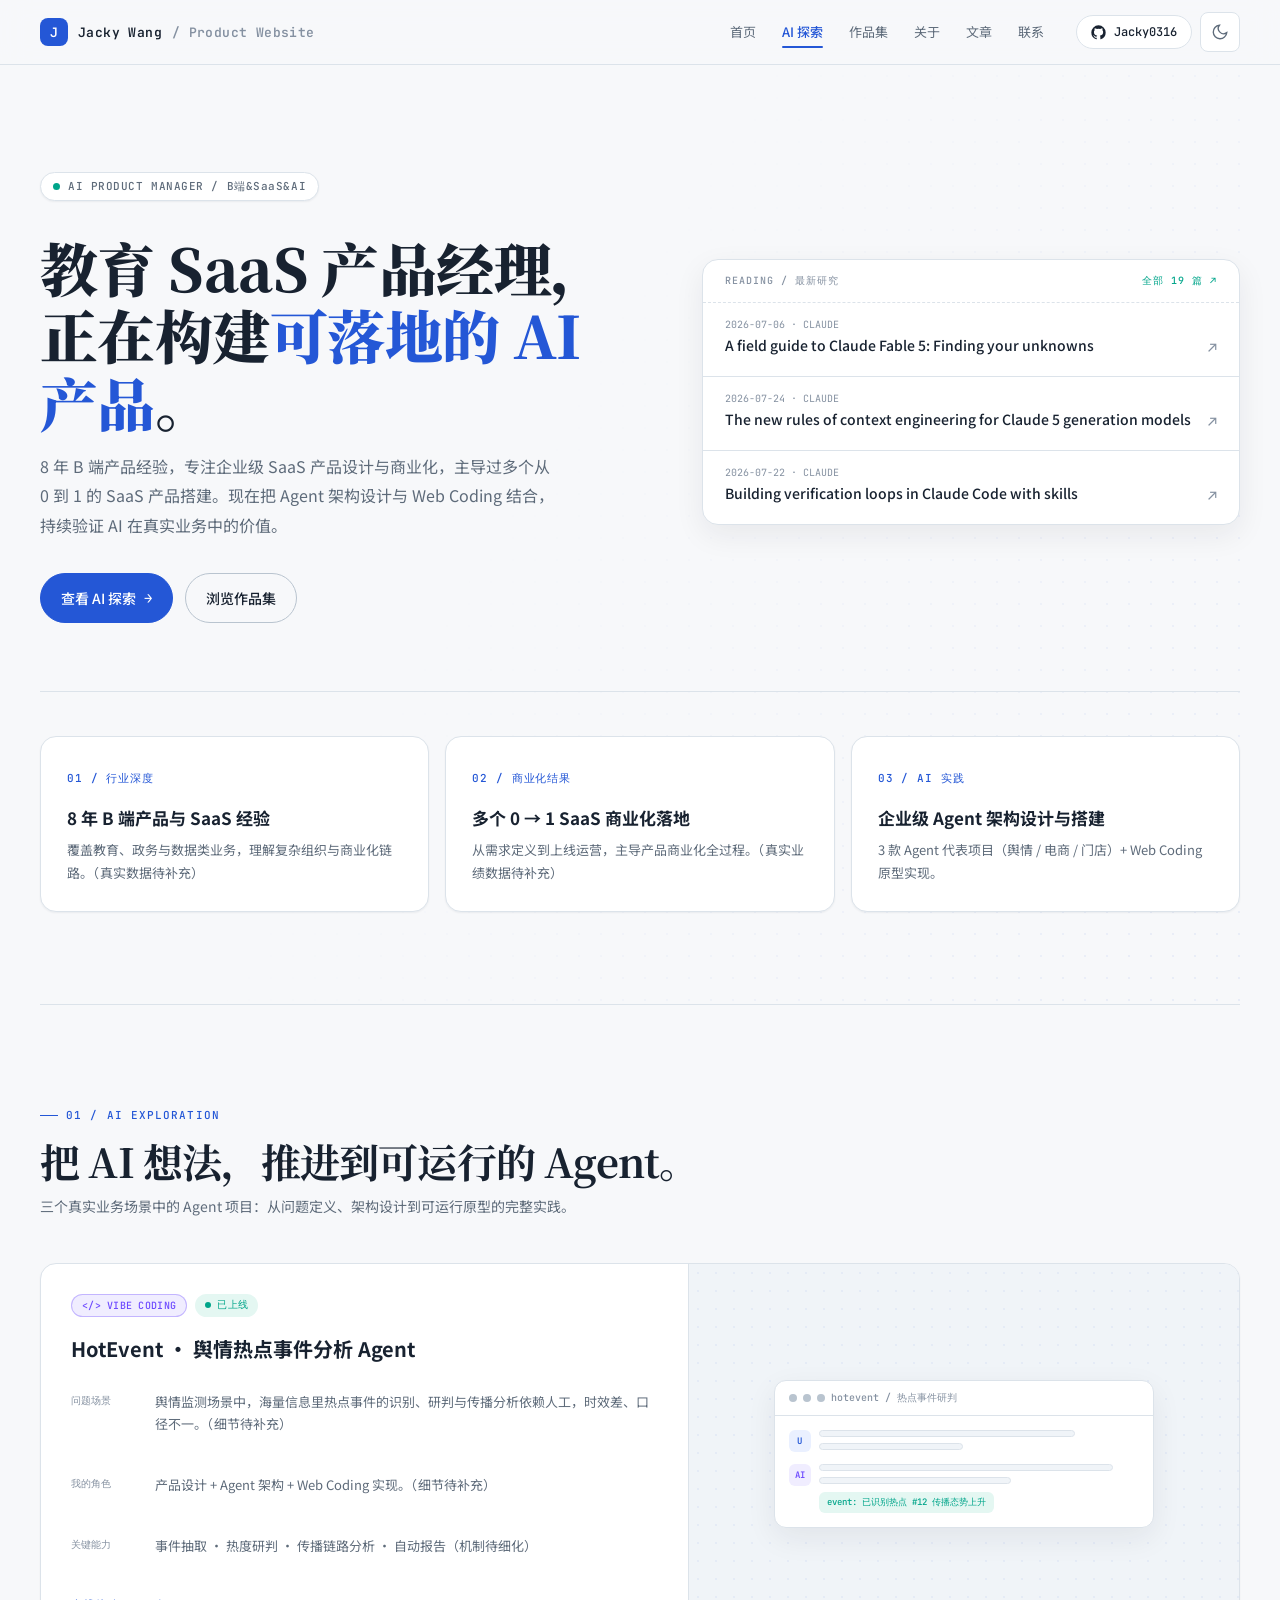
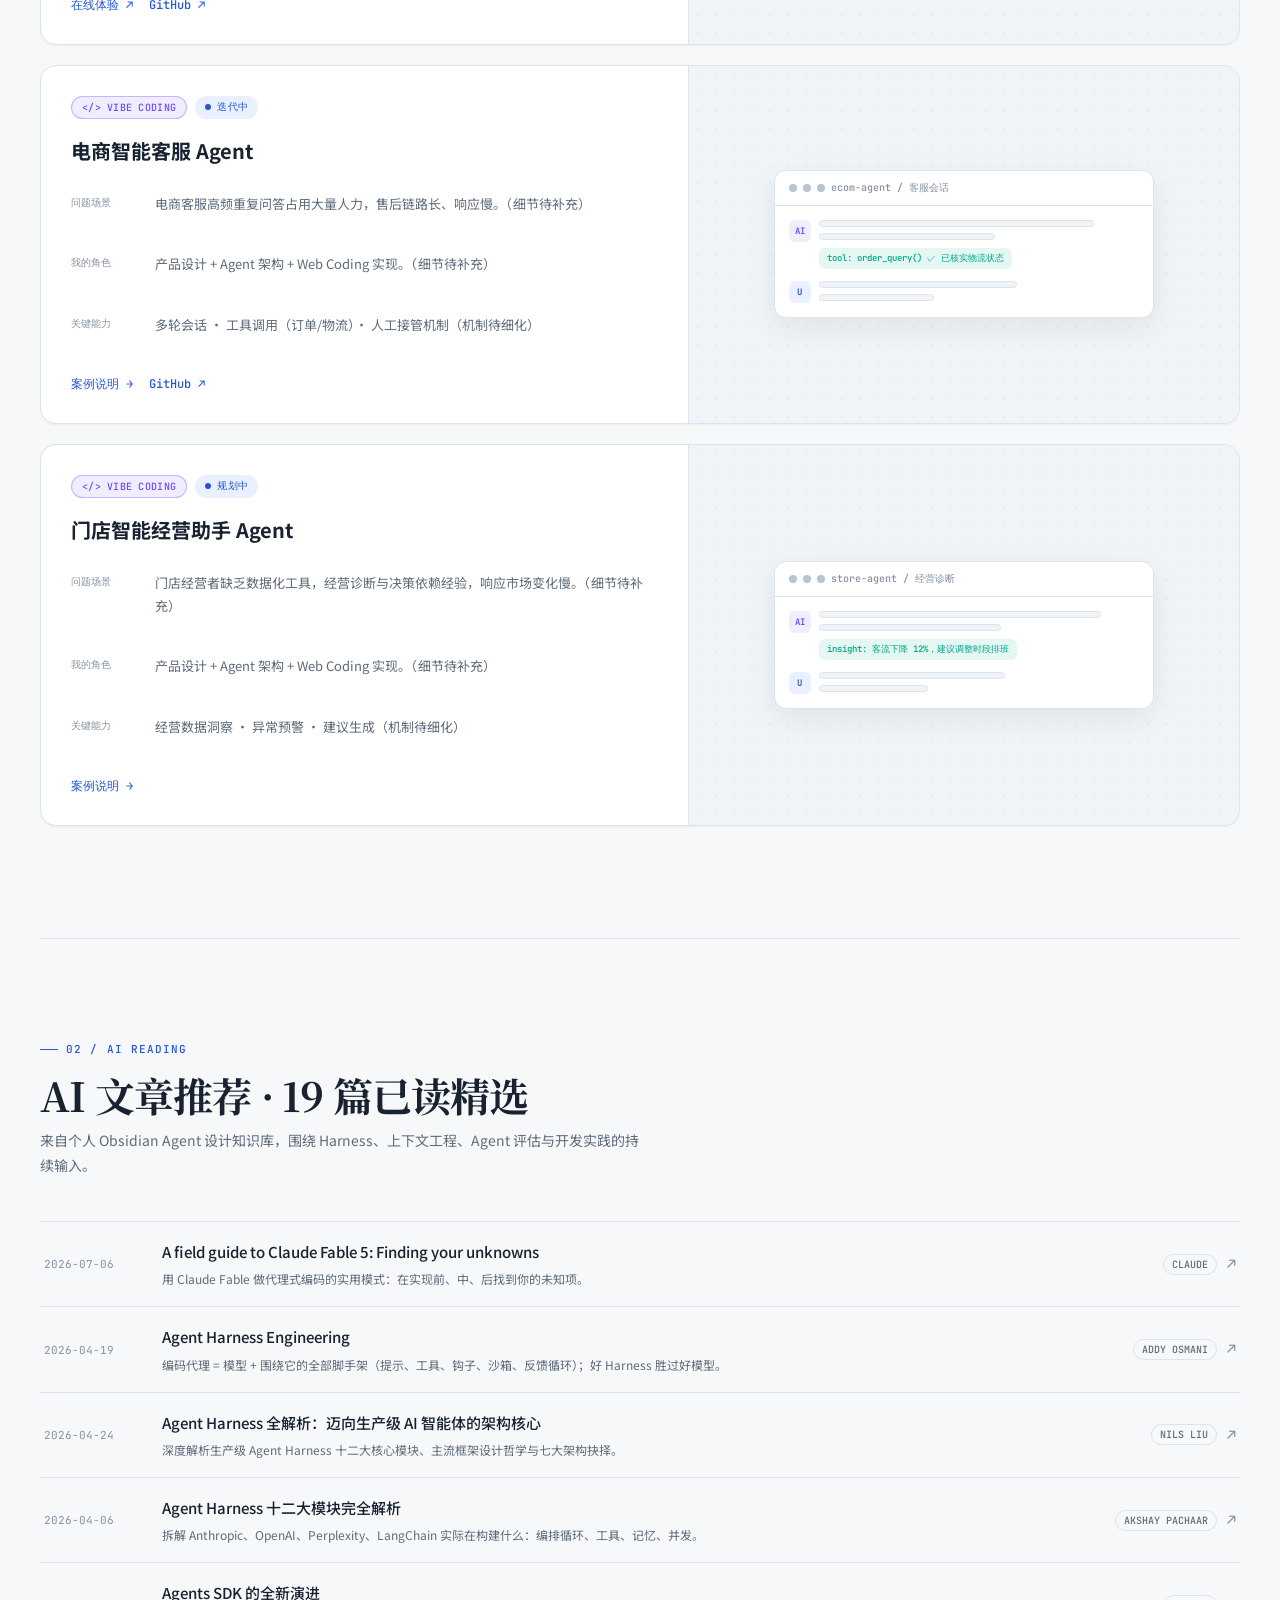
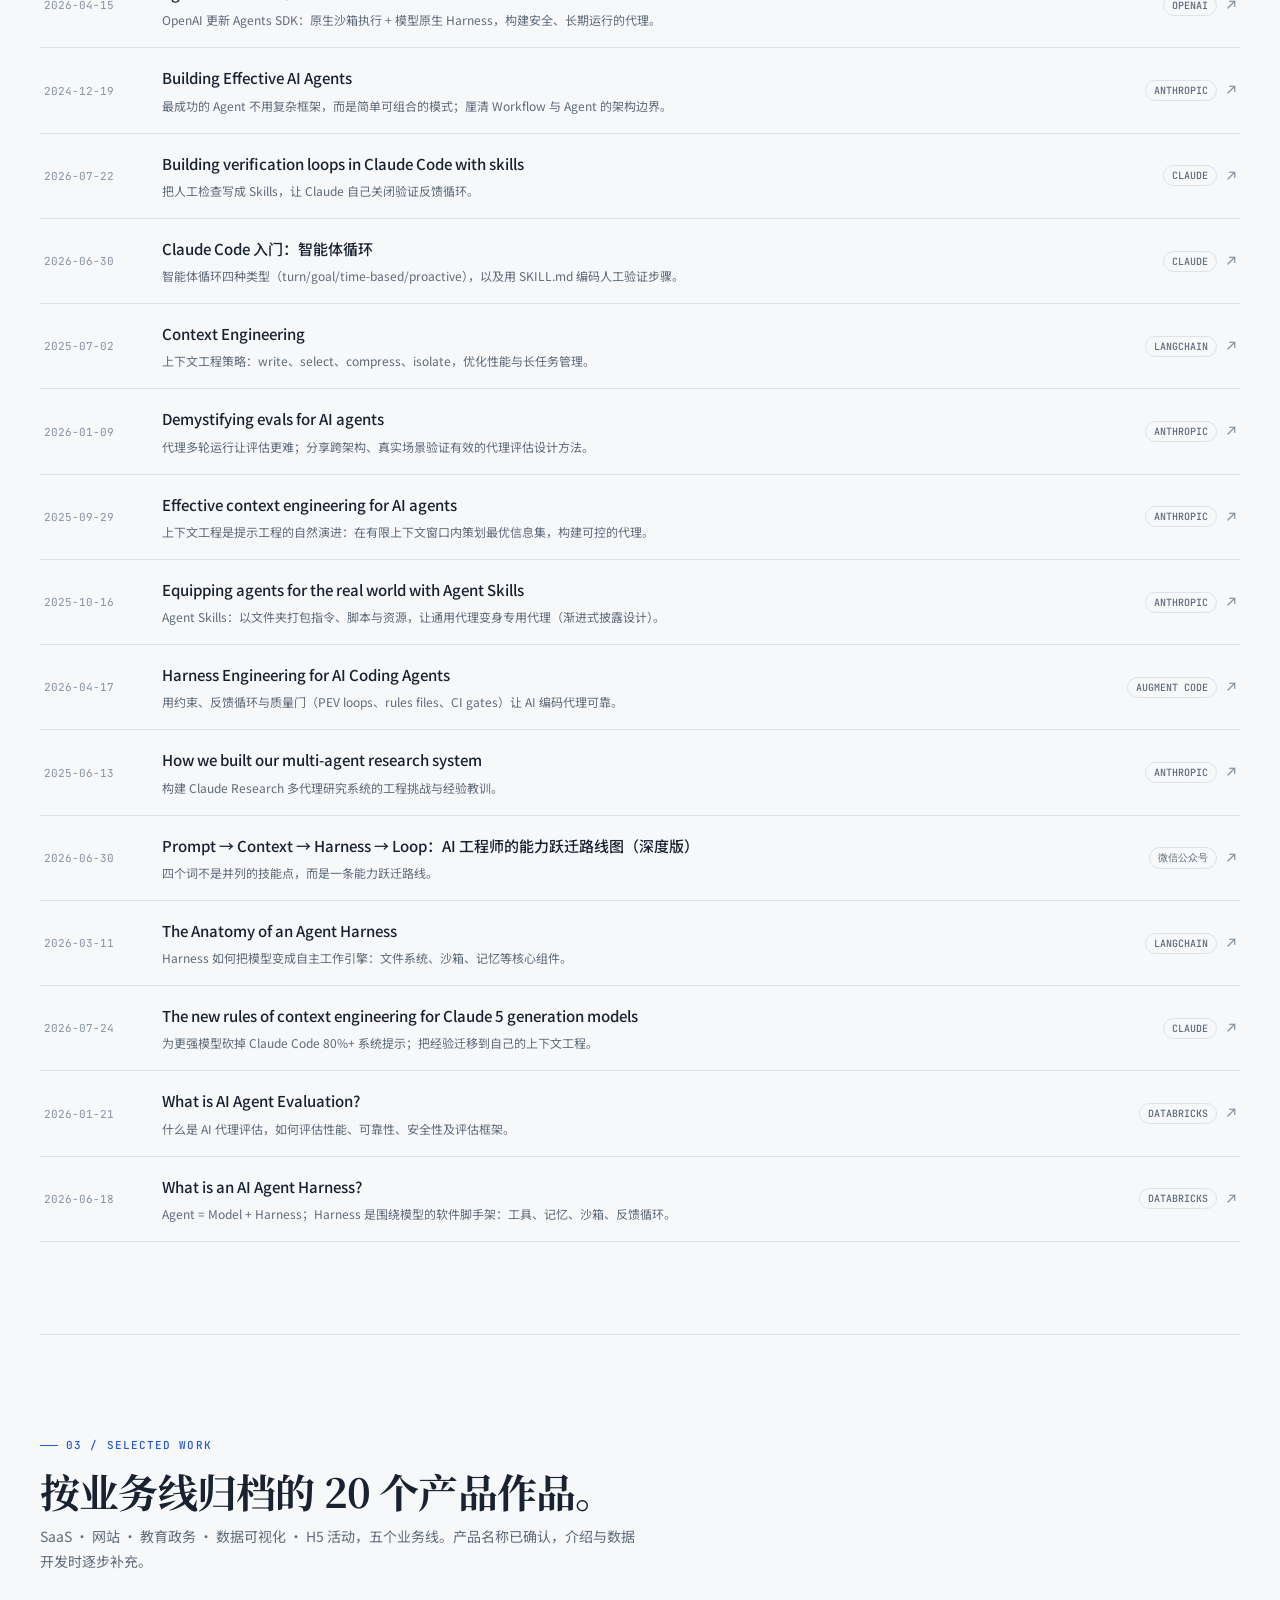
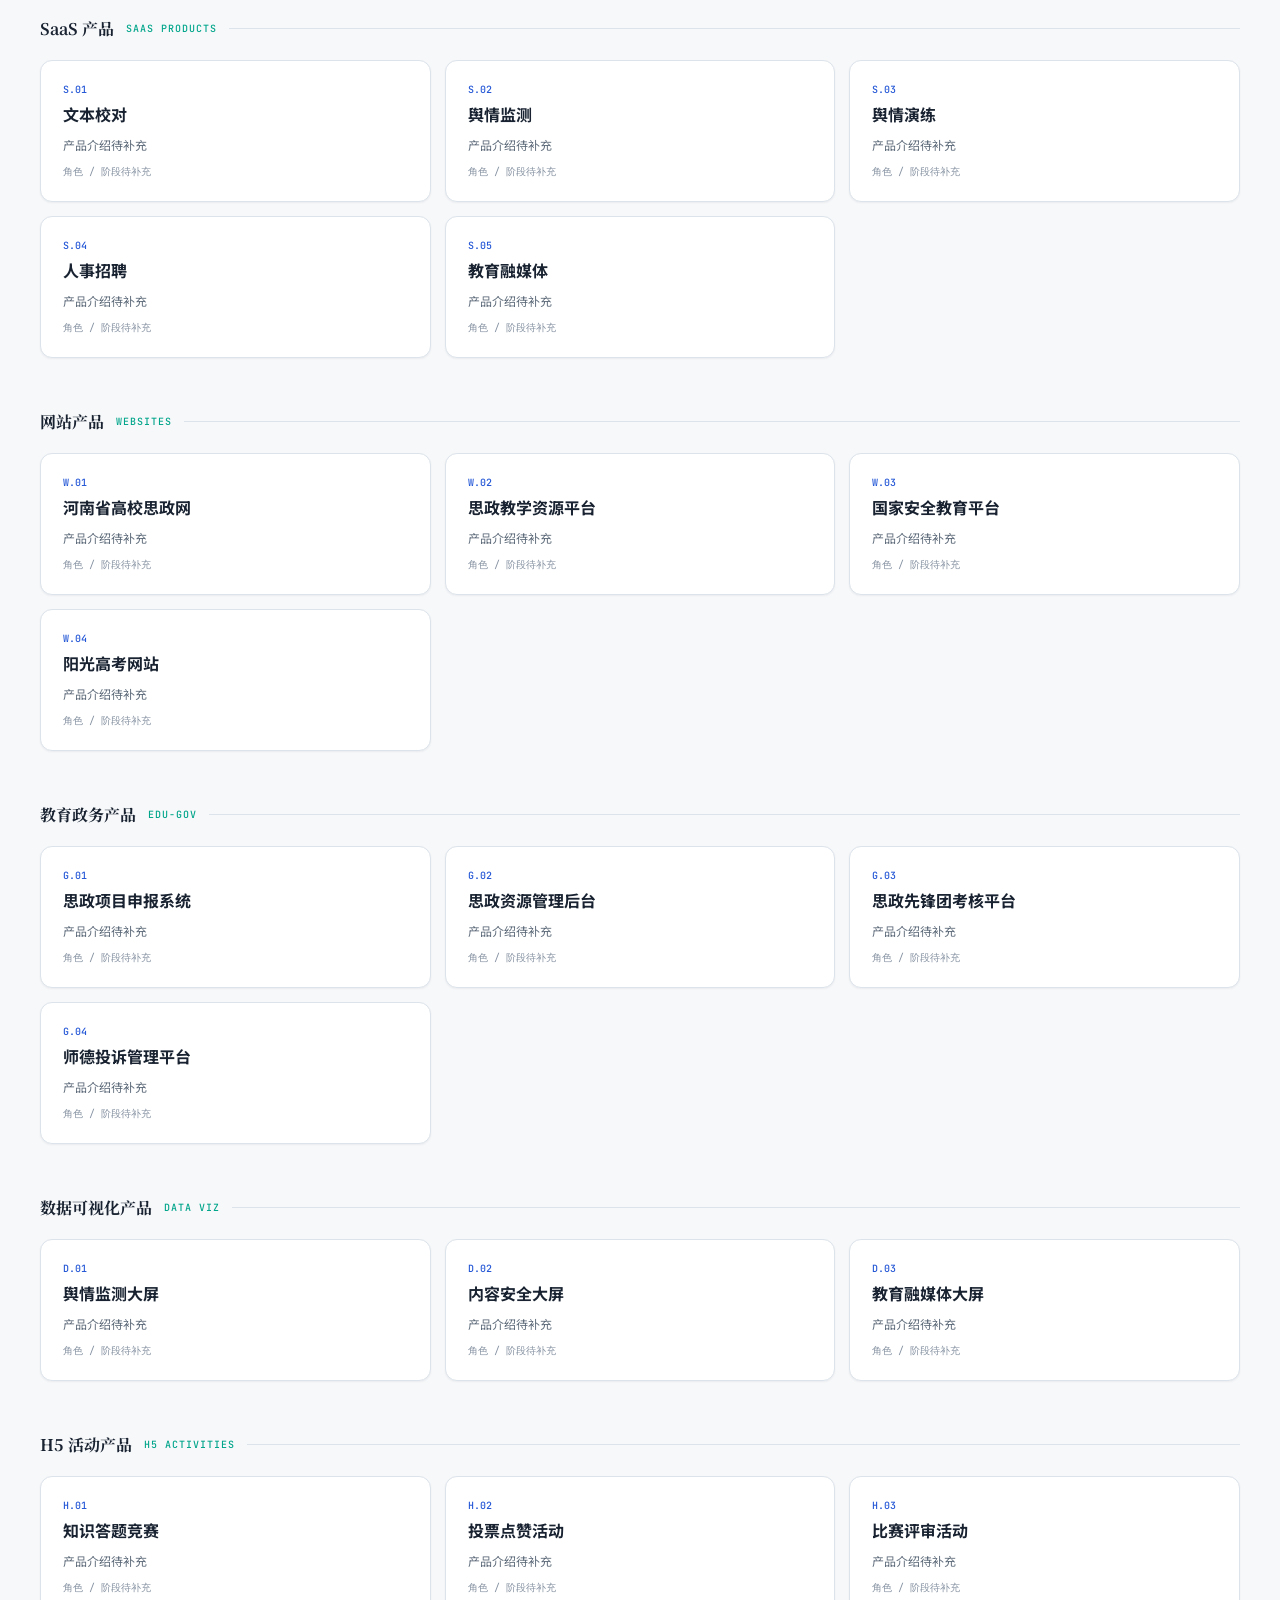
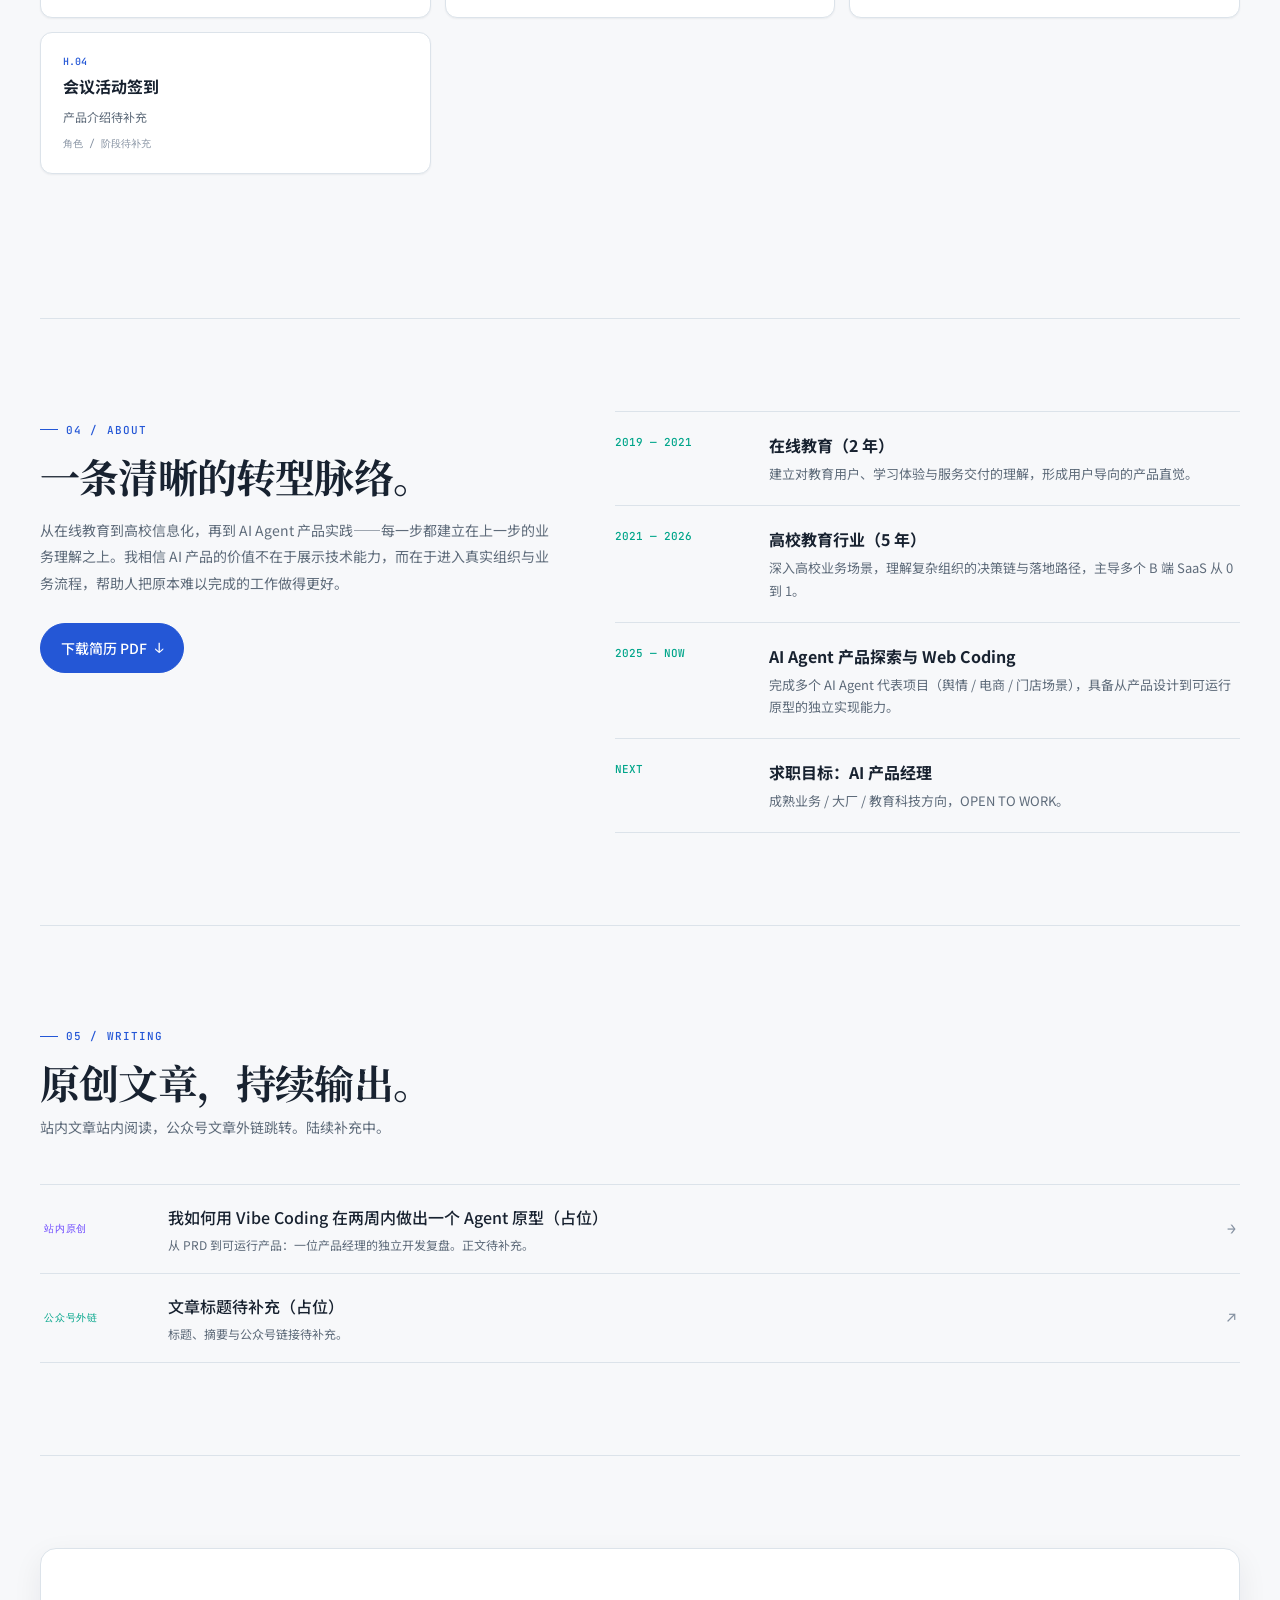
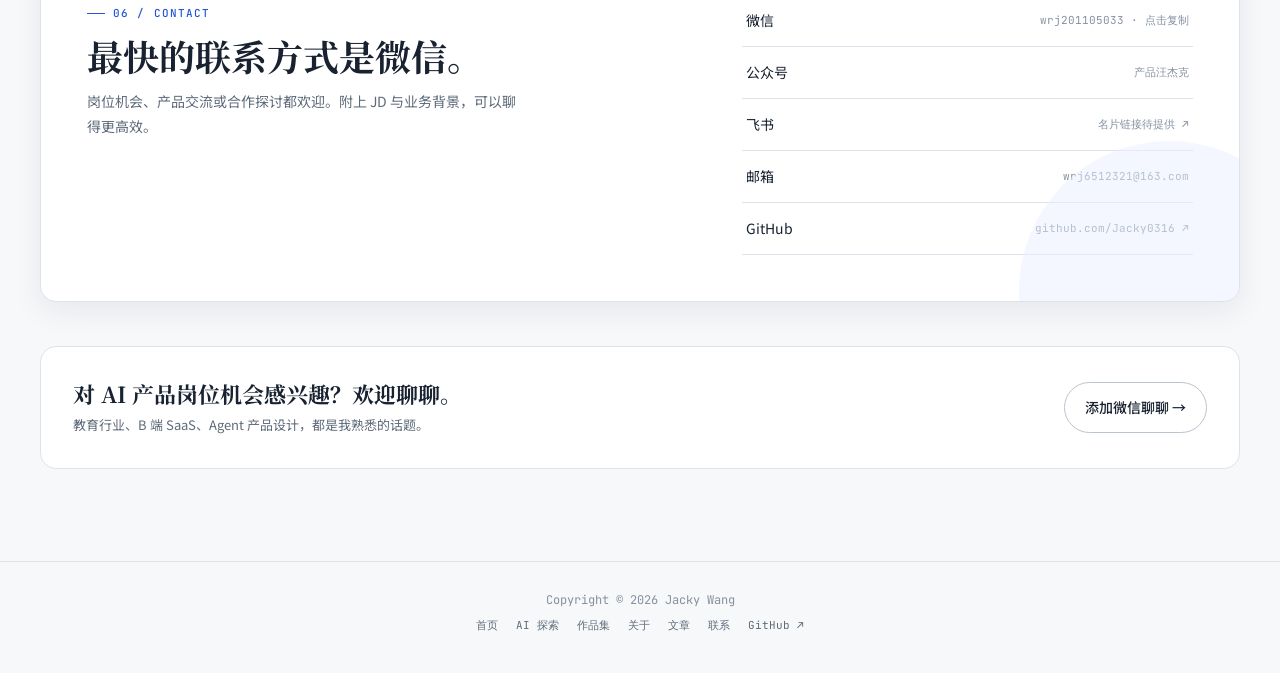
<file: product-archive.html>
<!doctype html>
<html lang="zh-CN" data-theme="light">
  <head>
    <meta charset="UTF-8" />
    <meta name="viewport" content="width=device-width, initial-scale=1.0" />
    <meta name="description" content="Jacky Wang：8 年 B 端产品经验，教育 SaaS 产品经理的 AI 产品探索、作品集与思考。" />
    <title>Jacky Wang｜AI Product Manager</title>
    <link rel="preconnect" href="https://fonts.googleapis.com" />
    <link rel="preconnect" href="https://fonts.gstatic.com" crossorigin />
    <link href="https://fonts.googleapis.com/css2?family=JetBrains+Mono:wght@400;500;600&family=Noto+Sans+SC:wght@400;500;700&family=Noto+Serif+SC:wght@600;700;900&display=swap" rel="stylesheet" />
    <style>
      /* ===== Design Tokens ===== */
      :root {
        --color-bg: #f7f8fa; --color-surface: #ffffff; --color-surface-subtle: #f0f4f8;
        --color-text: #182230; --color-text-secondary: #5e6b7a; --color-text-tertiary: #8591a1;
        --color-border: #dce3ea; --color-border-strong: #b9c4cf;
        --color-primary: #2457d6; --color-primary-hover: #1946b8; --color-primary-soft: #eaf0ff;
        --color-accent: #00a58a; --color-accent-soft: #e4f7f2;
        --color-vibe: #6d4aff; --color-vibe-soft: #f0edff;
        --font-display: "Noto Serif SC", "Songti SC", serif;
        --font-base: "Noto Sans SC", "PingFang SC", sans-serif;
        --font-mono: "JetBrains Mono", "SFMono-Regular", monospace;
        --shadow-sm: 0 1px 2px rgb(24 34 48 / 6%);
        --shadow-card: 0 10px 30px rgb(24 34 48 / 7%);
        --shadow-hover: 0 18px 42px rgb(24 34 48 / 13%);
        --radius-sm: 8px; --radius-md: 12px; --radius-card: 16px; --radius-pill: 999px;
        --dot-grid: radial-gradient(circle, rgb(36 87 214 / 7%) 1px, transparent 1px);
      }
      [data-theme="dark"] {
        --color-bg: #10151c; --color-surface: #171e27; --color-surface-subtle: #202936;
        --color-text: #edf2f7; --color-text-secondary: #b4c0cd; --color-text-tertiary: #7f8c9a;
        --color-border: #2d3947; --color-border-strong: #465466;
        --color-primary: #82a6ff; --color-primary-hover: #a8c0ff; --color-primary-soft: #1b315f;
        --color-accent: #54d5bd; --color-accent-soft: #133d38;
        --color-vibe: #b3a3ff; --color-vibe-soft: #302852;
        --shadow-sm: none; --shadow-card: 0 12px 32px rgb(0 0 0 / 18%); --shadow-hover: 0 20px 48px rgb(0 0 0 / 28%);
        --dot-grid: radial-gradient(circle, rgb(130 166 255 / 8%) 1px, transparent 1px);
      }
      * { box-sizing: border-box; }
      html { scroll-behavior: smooth; }
      body { margin: 0; background: var(--color-bg); color: var(--color-text); font-family: var(--font-base); font-size: 15px; line-height: 1.75; transition: background .24s, color .24s; }
      a { color: inherit; text-decoration: none; } button { font: inherit; color: inherit; cursor: pointer; }
      .shell { width: min(1200px, calc(100% - 48px)); margin: auto; }
      .mono { font-family: var(--font-mono); }
      ::selection { background: var(--color-primary-soft); color: var(--color-primary-hover); }

      /* ===== 导航 ===== */
      header { position: sticky; top: 0; z-index: 30; background: color-mix(in srgb, var(--color-bg) 82%, transparent); backdrop-filter: blur(14px); border-bottom: 1px solid var(--color-border); }
      .nav { height: 64px; display: flex; align-items: center; gap: 20px; }
      .brand { display: flex; align-items: center; gap: 10px; font: 600 13px var(--font-mono); letter-spacing: .03em; }
      .brand-mark { width: 28px; height: 28px; border-radius: 8px; display: grid; place-items: center; background: var(--color-primary); color: #fff; font: 600 13px var(--font-mono); }
      .nav-links { margin-left: auto; display: flex; align-items: center; gap: 2px; }
      .nav-links a { padding: 8px 12px; border-radius: 8px; font-size: 13px; color: var(--color-text-secondary); transition: .16s; }
      .nav-links a:hover { color: var(--color-text); background: var(--color-surface-subtle); }
      .nav-links a.hot { color: var(--color-primary); font-weight: 500; position: relative; }
      .nav-links a.hot::after { content: ""; position: absolute; left: 12px; right: 12px; bottom: 3px; height: 2px; border-radius: 2px; background: var(--color-primary); }
      .nav-right { display: flex; align-items: center; gap: 8px; }
      .gh-link { display: inline-flex; align-items: center; gap: 8px; padding: 8px 14px; border: 1px solid var(--color-border); border-radius: var(--radius-pill); background: var(--color-surface); font: 500 12px var(--font-mono); color: var(--color-text); transition: .16s; }
      .gh-link:hover { border-color: var(--color-primary); color: var(--color-primary); }
      .gh-link svg { width: 15px; height: 15px; }
      .icon-btn { width: 40px; height: 40px; display: grid; place-items: center; border: 1px solid var(--color-border); border-radius: var(--radius-sm); background: var(--color-surface); color: var(--color-text-secondary); }
      .icon-btn svg { width: 18px; height: 18px; }
      [data-theme="light"] .icon-moon { display: block; } [data-theme="light"] .icon-sun { display: none; }
      [data-theme="dark"] .icon-moon { display: none; } [data-theme="dark"] .icon-sun { display: block; }
      .menu-btn { display: none; }
      .drawer { display: none; }
      .drawer.open { display: block; position: fixed; inset: 64px 0 0; z-index: 29; background: var(--color-bg); padding: 20px 24px 28px; border-top: 1px solid var(--color-border); }
      .drawer a { display: flex; align-items: center; justify-content: space-between; min-height: 50px; border-bottom: 1px solid var(--color-border); font-size: 16px; }
      .drawer a span { font: 500 10px var(--font-mono); color: var(--color-text-tertiary); }
      .drawer a.hot { color: var(--color-primary); }

      section { padding: 92px 0; border-top: 1px solid var(--color-border); }
      section.first { border-top: 0; }
      .kicker { display: inline-flex; align-items: center; gap: 8px; margin: 0; font: 500 11px var(--font-mono); letter-spacing: .1em; color: var(--color-primary); }
      .kicker::before { content: ""; width: 18px; height: 1px; background: var(--color-primary); }
      h2.sec { margin: 12px 0 8px; font: 700 clamp(28px, 3.4vw, 40px)/1.28 var(--font-display); letter-spacing: -.02em; }
      .sec-sub { margin: 0 0 44px; color: var(--color-text-secondary); font-size: 14px; max-width: 600px; }

      /* ===== Hero（Moonshot 式）===== */
      .hero { position: relative; display: grid; grid-template-columns: 1.06fr .94fr; gap: 56px; align-items: center; padding: 96px 0 92px; }
      .hero::before { content: ""; position: absolute; inset: 0; background-image: var(--dot-grid); background-size: 22px 22px; -webkit-mask-image: linear-gradient(120deg, transparent 40%, #000); mask-image: linear-gradient(120deg, transparent 40%, #000); pointer-events: none; }
      .hero > * { position: relative; }
      .hero-tag { display: inline-flex; align-items: center; gap: 8px; padding: 6px 12px; border: 1px solid var(--color-border); border-radius: var(--radius-pill); background: var(--color-surface); font: 500 11px var(--font-mono); letter-spacing: .05em; color: var(--color-text-secondary); box-shadow: var(--shadow-sm); }
      .hero-tag i { width: 7px; height: 7px; border-radius: 50%; background: var(--color-accent); }
      h1 { margin: 22px 0 16px; font: 900 clamp(36px, 4.8vw, 58px)/1.16 var(--font-display); letter-spacing: -.01em; }
      h1 em { font-style: normal; color: var(--color-primary); }
      .lead { margin: 0; max-width: 520px; color: var(--color-text-secondary); font-size: 16px; line-height: 1.85; }
      .actions { display: flex; flex-wrap: wrap; gap: 12px; margin-top: 32px; }
      .btn { min-height: 46px; display: inline-flex; align-items: center; gap: 8px; padding: 12px 20px; border-radius: var(--radius-pill); font-size: 14px; font-weight: 500; transition: .18s; }
      .btn-p { background: var(--color-primary); color: #fff; border: 1px solid var(--color-primary); }
      .btn-p:hover { background: var(--color-primary-hover); border-color: var(--color-primary-hover); transform: translateY(-2px); box-shadow: var(--shadow-card); }
      .btn-g { border: 1px solid var(--color-border-strong); background: transparent; color: var(--color-text); }
      .btn-g:hover { border-color: var(--color-text-tertiary); transform: translateY(-2px); }
      .hero-panel { background: var(--color-surface); border: 1px solid var(--color-border); border-radius: var(--radius-card); box-shadow: var(--shadow-card); overflow: hidden; }
      .hero-panel-head { display: flex; justify-content: space-between; align-items: center; padding: 14px 22px; border-bottom: 1px dashed var(--color-border); font: 500 10px var(--font-mono); letter-spacing: .1em; color: var(--color-text-tertiary); }
      .hero-panel-head a { color: var(--color-accent); }
      .r-item { display: grid; grid-template-columns: 1fr auto; gap: 4px 14px; padding: 15px 22px; border-bottom: 1px solid var(--color-border); transition: background .16s; }
      .r-item:last-child { border-bottom: 0; }
      .r-item:hover { background: var(--color-surface-subtle); }
      .r-item time { grid-column: 1 / -1; font: 400 10px var(--font-mono); color: var(--color-text-tertiary); }
      .r-item h4 { margin: 0; font-size: 14px; font-weight: 500; line-height: 1.55; }
      .r-item .arr { color: var(--color-text-tertiary); font-family: var(--font-mono); align-self: center; }
      .r-item:hover .arr { color: var(--color-primary); }

      /* ===== 三条核心信号 ===== */
      .signal-grid { display: grid; grid-template-columns: repeat(3, 1fr); gap: 16px; }
      .hero-signals-row { grid-column: 1 / -1; margin-top: 12px; padding-top: 44px; border-top: 1px solid var(--color-border); }
      .signal { background: var(--color-surface); border: 1px solid var(--color-border); border-radius: var(--radius-card); box-shadow: var(--shadow-sm); padding: 26px; transition: .2s; }
      .signal:hover { transform: translateY(-3px); box-shadow: var(--shadow-hover); }
      .signal-no { font: 500 11px var(--font-mono); color: var(--color-primary); letter-spacing: .08em; }
      .signal h3 { margin: 14px 0 6px; font-size: 17px; font-weight: 700; }
      .signal p { margin: 0; font-size: 13px; color: var(--color-text-secondary); }

      /* ===== Agent 项目卡 ===== */
      .agent { display: grid; grid-template-columns: 1.08fr .92fr; overflow: hidden; margin-bottom: 20px; background: var(--color-surface); border: 1px solid var(--color-border); border-radius: var(--radius-card); box-shadow: var(--shadow-sm); transition: .2s; }
      .agent:hover { transform: translateY(-3px); box-shadow: var(--shadow-hover); border-color: var(--color-border-strong); }
      .agent-info { padding: 30px; display: flex; flex-direction: column; align-items: flex-start; gap: 12px; }
      .chips { display: flex; flex-wrap: wrap; gap: 8px; }
      .chip { display: inline-flex; align-items: center; gap: 6px; padding: 4px 10px; border-radius: var(--radius-pill); font: 500 10px var(--font-mono); letter-spacing: .03em; }
      .chip-vibe { background: var(--color-vibe-soft); color: var(--color-vibe); border: 1px solid color-mix(in srgb, var(--color-vibe) 35%, transparent); }
      .chip-vibe::before { content: "</>"; }
      .chip-live { background: var(--color-accent-soft); color: var(--color-accent); }
      .chip-live::before { content: ""; width: 6px; height: 6px; border-radius: 50%; background: currentColor; }
      .chip-iter { background: var(--color-primary-soft); color: var(--color-primary); }
      .chip-iter::before { content: ""; width: 6px; height: 6px; border-radius: 50%; background: currentColor; }
      .agent-info h3 { margin: 2px 0 0; font-size: 20px; font-weight: 700; }
      .arow { display: grid; grid-template-columns: 72px 1fr; gap: 12px; width: 100%; font-size: 13px; line-height: 1.75; }
      .arow dt { margin: 0; font: 500 10px var(--font-mono); color: var(--color-text-tertiary); padding-top: 3px; }
      .arow dd { margin: 0; color: var(--color-text-secondary); }
      .agent-links { display: flex; gap: 16px; margin-top: auto; padding-top: 14px; }
      .agent-links a { font: 500 12px var(--font-mono); color: var(--color-primary); }
      .agent-links a:hover { color: var(--color-primary-hover); }
      .agent-view { display: grid; place-items: center; padding: 26px; background: var(--color-surface-subtle); border-left: 1px solid var(--color-border); position: relative; overflow: hidden; }
      .agent-view::before { content: ""; position: absolute; inset: 0; background-image: var(--dot-grid); background-size: 18px 18px; opacity: .8; }
      .mock { position: relative; width: 100%; max-width: 380px; background: var(--color-surface); border: 1px solid var(--color-border); border-radius: var(--radius-md); box-shadow: var(--shadow-card); overflow: hidden; }
      .mock-bar { display: flex; align-items: center; gap: 6px; padding: 10px 14px; border-bottom: 1px solid var(--color-border); font: 500 10px var(--font-mono); color: var(--color-text-tertiary); }
      .mock-bar i { width: 8px; height: 8px; border-radius: 50%; background: var(--color-border-strong); }
      .mock-body { padding: 14px; display: grid; gap: 12px; }
      .msg { display: grid; grid-template-columns: 22px 1fr; gap: 8px; align-items: start; }
      .avatar { width: 22px; height: 22px; border-radius: 6px; display: grid; place-items: center; font: 600 9px var(--font-mono); }
      .avatar.u { background: var(--color-primary-soft); color: var(--color-primary); }
      .avatar.a { background: var(--color-vibe-soft); color: var(--color-vibe); }
      .lines i { display: block; height: 7px; border-radius: 6px; background: var(--color-surface-subtle); border: 1px solid var(--color-border); }
      .lines i + i { margin-top: 6px; }
      .tool { display: inline-flex; margin-top: 8px; padding: 4px 8px; border-radius: 6px; background: var(--color-accent-soft); color: var(--color-accent); font: 500 9px var(--font-mono); }

      /* ===== 文章推荐列表 ===== */
      .res-list { border-top: 1px solid var(--color-border); }
      .res-item { display: grid; grid-template-columns: 96px 1fr auto; gap: 8px 22px; align-items: center; padding: 17px 4px; border-bottom: 1px solid var(--color-border); transition: background .16s; }
      .res-item:hover { background: var(--color-surface); }
      .res-item time { font: 400 11px var(--font-mono); color: var(--color-text-tertiary); }
      .res-main h4 { margin: 0; font-size: 15px; font-weight: 500; }
      .res-main p { margin: 3px 0 0; font-size: 12px; color: var(--color-text-secondary); }
      .res-meta { display: flex; align-items: center; gap: 10px; }
      .src-chip { font: 500 10px var(--font-mono); padding: 3px 8px; border: 1px solid var(--color-border); border-radius: var(--radius-pill); color: var(--color-text-secondary); }
      .res-item .arr { color: var(--color-text-tertiary); font-family: var(--font-mono); }
      .res-item:hover .arr { color: var(--color-primary); }

      /* ===== 作品集 ===== */
      .work-group { margin-bottom: 52px; }
      .work-group-head { display: flex; align-items: center; gap: 12px; margin: 0 0 20px; font: 700 16px var(--font-display); }
      .work-group-head::after { content: ""; flex: 1; height: 1px; background: var(--color-border); }
      .work-group-head .en { font: 500 10px var(--font-mono); letter-spacing: .1em; color: var(--color-accent); }
      .work-grid { display: grid; grid-template-columns: repeat(3, 1fr); gap: 14px; }
      .work { min-height: 132px; padding: 22px; display: flex; flex-direction: column; background: var(--color-surface); border: 1px solid var(--color-border); border-radius: var(--radius-md); box-shadow: var(--shadow-sm); transition: .18s; }
      .work:hover { transform: translateY(-3px); box-shadow: var(--shadow-hover); }
      .work .no { font: 500 10px var(--font-mono); color: var(--color-primary); margin-bottom: 4px; }
      .work h3 { margin: 0 0 6px; font-size: 16px; font-weight: 700; }
      .work p { margin: 0; font-size: 12px; color: var(--color-text-secondary); }
      .work .tag-line { margin-top: auto; padding-top: 10px; font: 400 10px var(--font-mono); color: var(--color-text-tertiary); }

      /* ===== 关于 ===== */
      .about-grid { display: grid; grid-template-columns: .9fr 1.1fr; gap: 64px; align-items: start; }
      .about-copy p.intro2 { margin: 16px 0 0; color: var(--color-text-secondary); font-size: 14px; line-height: 1.9; }
      .about-copy .btn { margin-top: 26px; }
      .timeline { border-top: 1px solid var(--color-border); }
      .t-item { display: grid; grid-template-columns: 132px 1fr; gap: 22px; padding: 19px 0; border-bottom: 1px solid var(--color-border); }
      .t-item time { font: 500 11px var(--font-mono); color: var(--color-accent); padding-top: 4px; }
      .t-item h3 { margin: 0; font-size: 16px; font-weight: 700; }
      .t-item p { margin: 4px 0 0; font-size: 13px; color: var(--color-text-secondary); }

      /* ===== 文章 ===== */
      .article-list { border-top: 1px solid var(--color-border); }
      .article { display: grid; grid-template-columns: 104px 1fr auto; gap: 8px 20px; align-items: center; padding: 18px 4px; border-bottom: 1px solid var(--color-border); transition: .16s; }
      .article:hover { background: var(--color-surface); }
      .atype { font: 500 10px var(--font-mono); letter-spacing: .08em; }
      .atype.o { color: var(--color-vibe); } .atype.e { color: var(--color-accent); }
      .article h3 { margin: 0; font-size: 16px; font-weight: 500; }
      .article p { margin: 3px 0 0; font-size: 12px; color: var(--color-text-secondary); }
      .article .arr { font-family: var(--font-mono); color: var(--color-text-tertiary); }
      .article:hover .arr { color: var(--color-primary); }

      /* ===== 联系 ===== */
      .contact-panel { position: relative; display: grid; grid-template-columns: 1.15fr .85fr; gap: 44px; padding: 46px; background: var(--color-surface); border: 1px solid var(--color-border); border-radius: var(--radius-card); box-shadow: var(--shadow-card); overflow: hidden; }
      .contact-panel::after { content: ""; position: absolute; inset: auto -80px -140px auto; width: 300px; height: 300px; border-radius: 50%; background: var(--color-primary-soft); opacity: .5; pointer-events: none; }
      .contact-panel h2 { margin: 12px 0 10px; font: 700 clamp(26px, 3vw, 36px)/1.28 var(--font-display); }
      .contact-panel p.desc { margin: 0; color: var(--color-text-secondary); font-size: 14px; max-width: 440px; }
      .c-list { position: relative; display: grid; align-content: start; }
      .c-item { display: flex; align-items: center; gap: 14px; min-height: 52px; padding: 10px 4px; border-bottom: 1px solid var(--color-border); font-size: 14px; width: 100%; background: none; border-top: 0; border-left: 0; border-right: 0; text-align: left; transition: .16s; }
      .c-item:hover { color: var(--color-primary); }
      .c-item .v { margin-left: auto; font: 400 11px var(--font-mono); color: var(--color-text-tertiary); }
      .c-item:hover .v { color: var(--color-primary); }
      .cta-banner { margin-top: 44px; padding: 32px; display: flex; align-items: center; justify-content: space-between; gap: 20px; flex-wrap: wrap; border: 1px solid var(--color-border); border-radius: var(--radius-card); background: var(--color-surface); }
      .cta-banner h3 { margin: 0; font: 700 22px/1.4 var(--font-display); }
      .cta-banner p { margin: 4px 0 0; font-size: 13px; color: var(--color-text-secondary); }

      footer { border-top: 1px solid var(--color-border); padding: 30px 0 40px; text-align: center; }
      footer .copy { font: 400 12px var(--font-mono); color: var(--color-text-tertiary); }
      footer .links { display: flex; justify-content: center; gap: 18px; margin-top: 10px; font: 400 11px var(--font-mono); color: var(--color-text-secondary); }
      footer .links a:hover { color: var(--color-primary); }

      @media (max-width: 900px) {
        .hero, .about-grid, .contact-panel { grid-template-columns: 1fr; }
        .hero { padding: 64px 0; gap: 44px; }
        .agent { grid-template-columns: 1fr; }
        .agent-view { border-left: 0; border-top: 1px solid var(--color-border); }
        .signal-grid { grid-template-columns: 1fr; }
        .work-grid { grid-template-columns: repeat(2, 1fr); }
        .nav-links { display: none; }
        .menu-btn { display: grid; }
        section { padding: 64px 0; }
      }
      @media (max-width: 620px) {
        body { font-size: 16px; }
        .work-grid { grid-template-columns: 1fr; }
        .res-item { grid-template-columns: 1fr auto; }
        .res-item time, .res-meta { grid-column: 1 / -1; }
        .contact-panel { padding: 30px; }
        .hero-actions .btn { flex: 1; justify-content: center; }
      }
    </style>
  </head>
  <body>
    <header>
      <div class="shell nav">
        <a class="brand" href="#top"><span class="brand-mark">J</span>Jacky Wang<span style="color:var(--color-text-tertiary)">/ Product Website</span></a>
        <nav class="nav-links">
          <a href="#top">首页</a><a href="#ai" class="hot">AI 探索</a><a href="#work">作品集</a><a href="#about">关于</a><a href="#articles">文章</a><a href="#contact">联系</a>
        </nav>
        <div class="nav-right">
          <a class="gh-link" href="https://github.com/Jacky0316" target="_blank" rel="noopener">
            <svg viewBox="0 0 24 24" fill="currentColor"><path d="M12 .5A11.5 11.5 0 0 0 .5 12a11.5 11.5 0 0 0 7.86 10.91c.58.11.79-.25.79-.56v-2c-3.2.7-3.87-1.54-3.87-1.54-.53-1.33-1.28-1.69-1.28-1.69-1.05-.72.08-.7.08-.7 1.16.08 1.77 1.19 1.77 1.19 1.03 1.76 2.7 1.25 3.36.96.1-.75.4-1.26.73-1.55-2.55-.29-5.23-1.28-5.23-5.68 0-1.26.45-2.28 1.19-3.09-.12-.29-.52-1.46.11-3.05 0 0 .97-.31 3.18 1.18a11 11 0 0 1 5.79 0c2.2-1.49 3.17-1.18 3.17-1.18.63 1.59.23 2.76.11 3.05.74.81 1.19 1.83 1.19 3.09 0 4.41-2.69 5.38-5.25 5.67.41.35.77 1.05.77 2.12v3.15c0 .31.21.68.8.56A11.5 11.5 0 0 0 23.5 12 11.5 11.5 0 0 0 12 .5Z"/></svg>
            Jacky0316
          </a>
          <button class="icon-btn" id="themeToggle" aria-label="切换亮暗主题">
            <svg class="icon-moon" viewBox="0 0 24 24" fill="none" stroke="currentColor" stroke-width="1.8" stroke-linecap="round"><path d="M21 12.8A9 9 0 1 1 11.2 3a7 7 0 0 0 9.8 9.8Z"/></svg>
            <svg class="icon-sun" viewBox="0 0 24 24" fill="none" stroke="currentColor" stroke-width="1.8" stroke-linecap="round"><circle cx="12" cy="12" r="4"/><path d="M12 2v2m0 16v2M4.9 4.9l1.4 1.4m11.4 11.4 1.4 1.4M2 12h2m16 0h2M4.9 19.1l1.4-1.4M17.7 6.3l1.4-1.4"/></svg>
          </button>
          <button class="icon-btn menu-btn" id="menuBtn" aria-label="打开菜单" aria-expanded="false">
            <svg viewBox="0 0 24 24" fill="none" stroke="currentColor" stroke-width="1.8" stroke-linecap="round"><path d="M4 7h16M4 12h16M4 17h16"/></svg>
          </button>
        </div>
      </div>
    </header>
    <div class="drawer" id="drawer">
      <a href="#top">首页<span>HOME</span></a>
      <a href="#ai" class="hot">AI 探索<span>AI LAB</span></a>
      <a href="#work">作品集<span>WORK</span></a>
      <a href="#about">关于<span>ABOUT</span></a>
      <a href="#articles">文章<span>WRITING</span></a>
      <a href="#contact">联系<span>CONTACT</span></a>
      <a href="https://github.com/Jacky0316" target="_blank" rel="noopener">GitHub<span>JACKY0316 ↗</span></a>
    </div>

    <main class="shell" id="top">
      <!-- ================= Hero ================= -->
      <section class="hero first">
        <div>
          <p class="hero-tag"><i></i>AI PRODUCT MANAGER / B端&SaaS&AI</p>
          <h1>教育 SaaS 产品经理，<br />正在构建<em>可落地的 AI 产品</em>。</h1>
          <p class="lead">8 年 B 端产品经验，专注企业级 SaaS 产品设计与商业化，主导过多个从 0 到 1 的 SaaS 产品搭建。现在把 Agent 架构设计与 Web Coding 结合，持续验证 AI 在真实业务中的价值。</p>
          <div class="actions">
            <a class="btn btn-p" href="#ai">查看 AI 探索 <span class="mono">→</span></a>
            <a class="btn btn-g" href="#work">浏览作品集</a>
          </div>
        </div>
        <aside class="hero-panel">
          <div class="hero-panel-head"><span>READING / 最新研究</span><a href="#articles">全部 19 篇 ↗</a></div>
          <a class="r-item" href="https://claude.com/blog/a-field-guide-to-claude-fable-finding-your-unknowns" target="_blank" rel="noopener"><time>2026-07-06 · CLAUDE</time><h4>A field guide to Claude Fable 5: Finding your unknowns</h4><span class="arr">↗</span></a>
          <a class="r-item" href="https://claude.com/blog/the-new-rules-of-context-engineering-for-claude-5-generation-models" target="_blank" rel="noopener"><time>2026-07-24 · CLAUDE</time><h4>The new rules of context engineering for Claude 5 generation models</h4><span class="arr">↗</span></a>
          <a class="r-item" href="https://claude.com/blog/building-verification-loops-in-claude-code-with-skills" target="_blank" rel="noopener"><time>2026-07-22 · CLAUDE</time><h4>Building verification loops in Claude Code with skills</h4><span class="arr">↗</span></a>
        </aside>
        <div class="signal-grid hero-signals-row">
          <div class="signal"><span class="signal-no">01 / 行业深度</span><h3>8 年 B 端产品与 SaaS 经验</h3><p>覆盖教育、政务与数据类业务，理解复杂组织与商业化链路。（真实数据待补充）</p></div>
          <div class="signal"><span class="signal-no">02 / 商业化结果</span><h3>多个 0 → 1 SaaS 商业化落地</h3><p>从需求定义到上线运营，主导产品商业化全过程。（真实业绩数据待补充）</p></div>
          <div class="signal"><span class="signal-no">03 / AI 实践</span><h3>企业级 Agent 架构设计与搭建</h3><p>3 款 Agent 代表项目（舆情 / 电商 / 门店）+ Web Coding 原型实现。</p></div>
        </div>
      </section>

      <!-- ================= AI 探索 ================= -->
      <section id="ai">
        <p class="kicker">01 / AI EXPLORATION</p>
        <h2 class="sec">把 AI 想法，推进到可运行的 Agent。</h2>
        <p class="sec-sub">三个真实业务场景中的 Agent 项目：从问题定义、架构设计到可运行原型的完整实践。</p>

        <article class="agent">
          <div class="agent-info">
            <div class="chips"><span class="chip chip-vibe">VIBE CODING</span><span class="chip chip-live">已上线</span></div>
            <h3>HotEvent · 舆情热点事件分析 Agent</h3>
            <dl class="arow"><dt>问题场景</dt><dd>舆情监测场景中，海量信息里热点事件的识别、研判与传播分析依赖人工，时效差、口径不一。（细节待补充）</dd></dl>
            <dl class="arow"><dt>我的角色</dt><dd>产品设计 + Agent 架构 + Web Coding 实现。（细节待补充）</dd></dl>
            <dl class="arow"><dt>关键能力</dt><dd>事件抽取 · 热度研判 · 传播链路分析 · 自动报告（机制待细化）</dd></dl>
            <div class="agent-links"><a href="#">在线体验 ↗</a><a href="https://github.com/Jacky0316" target="_blank" rel="noopener">GitHub ↗</a></div>
          </div>
          <div class="agent-view" aria-hidden="true">
            <div class="mock"><div class="mock-bar"><i></i><i></i><i></i>hotevent / 热点事件研判</div><div class="mock-body">
              <div class="msg"><span class="avatar u">U</span><span class="lines"><i style="width:80%"></i><i style="width:45%"></i></span></div>
              <div class="msg"><span class="avatar a">AI</span><span><span class="lines"><i style="width:92%"></i><i style="width:60%"></i></span><span class="tool">event: 已识别热点 #12 传播态势上升</span></span></div>
            </div></div>
          </div>
        </article>

        <article class="agent">
          <div class="agent-info">
            <div class="chips"><span class="chip chip-vibe">VIBE CODING</span><span class="chip chip-iter">迭代中</span></div>
            <h3>电商智能客服 Agent</h3>
            <dl class="arow"><dt>问题场景</dt><dd>电商客服高频重复问答占用大量人力，售后链路长、响应慢。（细节待补充）</dd></dl>
            <dl class="arow"><dt>我的角色</dt><dd>产品设计 + Agent 架构 + Web Coding 实现。（细节待补充）</dd></dl>
            <dl class="arow"><dt>关键能力</dt><dd>多轮会话 · 工具调用（订单/物流）· 人工接管机制（机制待细化）</dd></dl>
            <div class="agent-links"><a href="#">案例说明 →</a><a href="https://github.com/Jacky0316" target="_blank" rel="noopener">GitHub ↗</a></div>
          </div>
          <div class="agent-view" aria-hidden="true">
            <div class="mock"><div class="mock-bar"><i></i><i></i><i></i>ecom-agent / 客服会话</div><div class="mock-body">
              <div class="msg"><span class="avatar a">AI</span><span><span class="lines"><i style="width:86%"></i><i style="width:55%"></i></span><span class="tool">tool: order_query() ✓ 已核实物流状态</span></span></div>
              <div class="msg"><span class="avatar u">U</span><span class="lines"><i style="width:62%"></i><i style="width:36%"></i></span></div>
            </div></div>
          </div>
        </article>

        <article class="agent">
          <div class="agent-info">
            <div class="chips"><span class="chip chip-vibe">VIBE CODING</span><span class="chip chip-iter">规划中</span></div>
            <h3>门店智能经营助手 Agent</h3>
            <dl class="arow"><dt>问题场景</dt><dd>门店经营者缺乏数据化工具，经营诊断与决策依赖经验，响应市场变化慢。（细节待补充）</dd></dl>
            <dl class="arow"><dt>我的角色</dt><dd>产品设计 + Agent 架构 + Web Coding 实现。（细节待补充）</dd></dl>
            <dl class="arow"><dt>关键能力</dt><dd>经营数据洞察 · 异常预警 · 建议生成（机制待细化）</dd></dl>
            <div class="agent-links"><a href="#">案例说明 →</a></div>
          </div>
          <div class="agent-view" aria-hidden="true">
            <div class="mock"><div class="mock-bar"><i></i><i></i><i></i>store-agent / 经营诊断</div><div class="mock-body">
              <div class="msg"><span class="avatar a">AI</span><span><span class="lines"><i style="width:88%"></i><i style="width:57%"></i></span><span class="tool">insight: 客流下降 12%，建议调整时段排班</span></span></div>
              <div class="msg"><span class="avatar u">U</span><span class="lines"><i style="width:58%"></i><i style="width:34%"></i></span></div>
            </div></div>
          </div>
        </article>
      </section>

      <!-- ================= AI 文章推荐 ================= -->
      <section id="articles">
        <p class="kicker">02 / AI READING</p>
        <h2 class="sec">AI 文章推荐 · 19 篇已读精选</h2>
        <p class="sec-sub">来自个人 Obsidian Agent 设计知识库，围绕 Harness、上下文工程、Agent 评估与开发实践的持续输入。</p>
        <div class="res-list">
          <a class="res-item" href="https://claude.com/blog/a-field-guide-to-claude-fable-finding-your-unknowns" target="_blank" rel="noopener"><time>2026-07-06</time><div class="res-main"><h4>A field guide to Claude Fable 5: Finding your unknowns</h4><p>用 Claude Fable 做代理式编码的实用模式：在实现前、中、后找到你的未知项。</p></div><span class="res-meta"><span class="src-chip">CLAUDE</span><span class="arr">↗</span></span></a>
          <a class="res-item" href="https://addyosmani.com/blog/agent-harness-engineering/" target="_blank" rel="noopener"><time>2026-04-19</time><div class="res-main"><h4>Agent Harness Engineering</h4><p>编码代理 = 模型 + 围绕它的全部脚手架（提示、工具、钩子、沙箱、反馈循环）；好 Harness 胜过好模型。</p></div><span class="res-meta"><span class="src-chip">ADDY OSMANI</span><span class="arr">↗</span></span></a>
          <a class="res-item" href="https://nilsliu.dev/zh/insights/agent-harness-production-ai/" target="_blank" rel="noopener"><time>2026-04-24</time><div class="res-main"><h4>Agent Harness 全解析：迈向生产级 AI 智能体的架构核心</h4><p>深度解析生产级 Agent Harness 十二大核心模块、主流框架设计哲学与七大架构抉择。</p></div><span class="res-meta"><span class="src-chip">NILS LIU</span><span class="arr">↗</span></span></a>
          <a class="res-item" href="https://x.com/akshay_pachaar/status/2041146899319971922" target="_blank" rel="noopener"><time>2026-04-06</time><div class="res-main"><h4>Agent Harness 十二大模块完全解析</h4><p>拆解 Anthropic、OpenAI、Perplexity、LangChain 实际在构建什么：编排循环、工具、记忆、并发。</p></div><span class="res-meta"><span class="src-chip">AKSHAY PACHAAR</span><span class="arr">↗</span></span></a>
          <a class="res-item" href="https://openai.com/zh-Hans-CN/index/the-next-evolution-of-the-agents-sdk/" target="_blank" rel="noopener"><time>2026-04-15</time><div class="res-main"><h4>Agents SDK 的全新演进</h4><p>OpenAI 更新 Agents SDK：原生沙箱执行 + 模型原生 Harness，构建安全、长期运行的代理。</p></div><span class="res-meta"><span class="src-chip">OPENAI</span><span class="arr">↗</span></span></a>
          <a class="res-item" href="https://www.anthropic.com/engineering/building-effective-agents" target="_blank" rel="noopener"><time>2024-12-19</time><div class="res-main"><h4>Building Effective AI Agents</h4><p>最成功的 Agent 不用复杂框架，而是简单可组合的模式；厘清 Workflow 与 Agent 的架构边界。</p></div><span class="res-meta"><span class="src-chip">ANTHROPIC</span><span class="arr">↗</span></span></a>
          <a class="res-item" href="https://claude.com/blog/building-verification-loops-in-claude-code-with-skills" target="_blank" rel="noopener"><time>2026-07-22</time><div class="res-main"><h4>Building verification loops in Claude Code with skills</h4><p>把人工检查写成 Skills，让 Claude 自己关闭验证反馈循环。</p></div><span class="res-meta"><span class="src-chip">CLAUDE</span><span class="arr">↗</span></span></a>
          <a class="res-item" href="https://claude.com/blog/getting-started-with-loops" target="_blank" rel="noopener"><time>2026-06-30</time><div class="res-main"><h4>Claude Code 入门：智能体循环</h4><p>智能体循环四种类型（turn/goal/time-based/proactive），以及用 SKILL.md 编码人工验证步骤。</p></div><span class="res-meta"><span class="src-chip">CLAUDE</span><span class="arr">↗</span></span></a>
          <a class="res-item" href="https://www.langchain.com/blog/context-engineering-for-agents" target="_blank" rel="noopener"><time>2025-07-02</time><div class="res-main"><h4>Context Engineering</h4><p>上下文工程策略：write、select、compress、isolate，优化性能与长任务管理。</p></div><span class="res-meta"><span class="src-chip">LANGCHAIN</span><span class="arr">↗</span></span></a>
          <a class="res-item" href="https://www.anthropic.com/engineering/demystifying-evals-for-ai-agents" target="_blank" rel="noopener"><time>2026-01-09</time><div class="res-main"><h4>Demystifying evals for AI agents</h4><p>代理多轮运行让评估更难；分享跨架构、真实场景验证有效的代理评估设计方法。</p></div><span class="res-meta"><span class="src-chip">ANTHROPIC</span><span class="arr">↗</span></span></a>
          <a class="res-item" href="https://www.anthropic.com/engineering/effective-context-engineering-for-ai-agents" target="_blank" rel="noopener"><time>2025-09-29</time><div class="res-main"><h4>Effective context engineering for AI agents</h4><p>上下文工程是提示工程的自然演进：在有限上下文窗口内策划最优信息集，构建可控的代理。</p></div><span class="res-meta"><span class="src-chip">ANTHROPIC</span><span class="arr">↗</span></span></a>
          <a class="res-item" href="https://www.anthropic.com/engineering/equipping-agents-for-the-real-world-with-agent-skills" target="_blank" rel="noopener"><time>2025-10-16</time><div class="res-main"><h4>Equipping agents for the real world with Agent Skills</h4><p>Agent Skills：以文件夹打包指令、脚本与资源，让通用代理变身专用代理（渐进式披露设计）。</p></div><span class="res-meta"><span class="src-chip">ANTHROPIC</span><span class="arr">↗</span></span></a>
          <a class="res-item" href="https://www.augmentcode.com/guides/harness-engineering-ai-coding-agents" target="_blank" rel="noopener"><time>2026-04-17</time><div class="res-main"><h4>Harness Engineering for AI Coding Agents</h4><p>用约束、反馈循环与质量门（PEV loops、rules files、CI gates）让 AI 编码代理可靠。</p></div><span class="res-meta"><span class="src-chip">AUGMENT CODE</span><span class="arr">↗</span></span></a>
          <a class="res-item" href="https://www.anthropic.com/engineering/multi-agent-research-system" target="_blank" rel="noopener"><time>2025-06-13</time><div class="res-main"><h4>How we built our multi-agent research system</h4><p>构建 Claude Research 多代理研究系统的工程挑战与经验教训。</p></div><span class="res-meta"><span class="src-chip">ANTHROPIC</span><span class="arr">↗</span></span></a>
          <a class="res-item" href="https://mp.weixin.qq.com/s/Zr8VODiYfaXpv8H5sOqyhA" target="_blank" rel="noopener"><time>2026-06-30</time><div class="res-main"><h4>Prompt → Context → Harness → Loop：AI 工程师的能力跃迁路线图（深度版）</h4><p>四个词不是并列的技能点，而是一条能力跃迁路线。</p></div><span class="res-meta"><span class="src-chip">微信公众号</span><span class="arr">↗</span></span></a>
          <a class="res-item" href="https://www.langchain.com/blog/the-anatomy-of-an-agent-harness" target="_blank" rel="noopener"><time>2026-03-11</time><div class="res-main"><h4>The Anatomy of an Agent Harness</h4><p>Harness 如何把模型变成自主工作引擎：文件系统、沙箱、记忆等核心组件。</p></div><span class="res-meta"><span class="src-chip">LANGCHAIN</span><span class="arr">↗</span></span></a>
          <a class="res-item" href="https://claude.com/blog/the-new-rules-of-context-engineering-for-claude-5-generation-models" target="_blank" rel="noopener"><time>2026-07-24</time><div class="res-main"><h4>The new rules of context engineering for Claude 5 generation models</h4><p>为更强模型砍掉 Claude Code 80%+ 系统提示；把经验迁移到自己的上下文工程。</p></div><span class="res-meta"><span class="src-chip">CLAUDE</span><span class="arr">↗</span></span></a>
          <a class="res-item" href="https://www.databricks.com/blog/what-is-agent-evaluation" target="_blank" rel="noopener"><time>2026-01-21</time><div class="res-main"><h4>What is AI Agent Evaluation?</h4><p>什么是 AI 代理评估，如何评估性能、可靠性、安全性及评估框架。</p></div><span class="res-meta"><span class="src-chip">DATABRICKS</span><span class="arr">↗</span></span></a>
          <a class="res-item" href="https://www.databricks.com/blog/ai-harness" target="_blank" rel="noopener"><time>2026-06-18</time><div class="res-main"><h4>What is an AI Agent Harness?</h4><p>Agent = Model + Harness；Harness 是围绕模型的软件脚手架：工具、记忆、沙箱、反馈循环。</p></div><span class="res-meta"><span class="src-chip">DATABRICKS</span><span class="arr">↗</span></span></a>
        </div>
      </section>

      <!-- ================= 作品集 ================= -->
      <section id="work">
        <p class="kicker">03 / SELECTED WORK</p>
        <h2 class="sec">按业务线归档的 20 个产品作品。</h2>
        <p class="sec-sub">SaaS · 网站 · 教育政务 · 数据可视化 · H5 活动，五个业务线。产品名称已确认，介绍与数据开发时逐步补充。</p>

        <div class="work-group">
          <h3 class="work-group-head">SaaS 产品 <span class="en">SAAS PRODUCTS</span></h3>
          <div class="work-grid">
            <div class="work"><span class="no">S.01</span><h3>文本校对</h3><p>产品介绍待补充</p><span class="tag-line">角色 / 阶段待补充</span></div>
            <div class="work"><span class="no">S.02</span><h3>舆情监测</h3><p>产品介绍待补充</p><span class="tag-line">角色 / 阶段待补充</span></div>
            <div class="work"><span class="no">S.03</span><h3>舆情演练</h3><p>产品介绍待补充</p><span class="tag-line">角色 / 阶段待补充</span></div>
            <div class="work"><span class="no">S.04</span><h3>人事招聘</h3><p>产品介绍待补充</p><span class="tag-line">角色 / 阶段待补充</span></div>
            <div class="work"><span class="no">S.05</span><h3>教育融媒体</h3><p>产品介绍待补充</p><span class="tag-line">角色 / 阶段待补充</span></div>
          </div>
        </div>

        <div class="work-group">
          <h3 class="work-group-head">网站产品 <span class="en">WEBSITES</span></h3>
          <div class="work-grid">
            <div class="work"><span class="no">W.01</span><h3>河南省高校思政网</h3><p>产品介绍待补充</p><span class="tag-line">角色 / 阶段待补充</span></div>
            <div class="work"><span class="no">W.02</span><h3>思政教学资源平台</h3><p>产品介绍待补充</p><span class="tag-line">角色 / 阶段待补充</span></div>
            <div class="work"><span class="no">W.03</span><h3>国家安全教育平台</h3><p>产品介绍待补充</p><span class="tag-line">角色 / 阶段待补充</span></div>
            <div class="work"><span class="no">W.04</span><h3>阳光高考网站</h3><p>产品介绍待补充</p><span class="tag-line">角色 / 阶段待补充</span></div>
          </div>
        </div>

        <div class="work-group">
          <h3 class="work-group-head">教育政务产品 <span class="en">EDU-GOV</span></h3>
          <div class="work-grid">
            <div class="work"><span class="no">G.01</span><h3>思政项目申报系统</h3><p>产品介绍待补充</p><span class="tag-line">角色 / 阶段待补充</span></div>
            <div class="work"><span class="no">G.02</span><h3>思政资源管理后台</h3><p>产品介绍待补充</p><span class="tag-line">角色 / 阶段待补充</span></div>
            <div class="work"><span class="no">G.03</span><h3>思政先锋团考核平台</h3><p>产品介绍待补充</p><span class="tag-line">角色 / 阶段待补充</span></div>
            <div class="work"><span class="no">G.04</span><h3>师德投诉管理平台</h3><p>产品介绍待补充</p><span class="tag-line">角色 / 阶段待补充</span></div>
          </div>
        </div>

        <div class="work-group">
          <h3 class="work-group-head">数据可视化产品 <span class="en">DATA VIZ</span></h3>
          <div class="work-grid">
            <div class="work"><span class="no">D.01</span><h3>舆情监测大屏</h3><p>产品介绍待补充</p><span class="tag-line">角色 / 阶段待补充</span></div>
            <div class="work"><span class="no">D.02</span><h3>内容安全大屏</h3><p>产品介绍待补充</p><span class="tag-line">角色 / 阶段待补充</span></div>
            <div class="work"><span class="no">D.03</span><h3>教育融媒体大屏</h3><p>产品介绍待补充</p><span class="tag-line">角色 / 阶段待补充</span></div>
          </div>
        </div>

        <div class="work-group">
          <h3 class="work-group-head">H5 活动产品 <span class="en">H5 ACTIVITIES</span></h3>
          <div class="work-grid">
            <div class="work"><span class="no">H.01</span><h3>知识答题竞赛</h3><p>产品介绍待补充</p><span class="tag-line">角色 / 阶段待补充</span></div>
            <div class="work"><span class="no">H.02</span><h3>投票点赞活动</h3><p>产品介绍待补充</p><span class="tag-line">角色 / 阶段待补充</span></div>
            <div class="work"><span class="no">H.03</span><h3>比赛评审活动</h3><p>产品介绍待补充</p><span class="tag-line">角色 / 阶段待补充</span></div>
            <div class="work"><span class="no">H.04</span><h3>会议活动签到</h3><p>产品介绍待补充</p><span class="tag-line">角色 / 阶段待补充</span></div>
          </div>
        </div>
      </section>

      <!-- ================= 关于 ================= -->
      <section id="about">
        <div class="about-grid">
          <div class="about-copy">
            <p class="kicker">04 / ABOUT</p>
            <h2 class="sec" style="margin-bottom:0;">一条清晰的转型脉络。</h2>
            <p class="intro2">从在线教育到高校信息化，再到 AI Agent 产品实践——每一步都建立在上一步的业务理解之上。我相信 AI 产品的价值不在于展示技术能力，而在于进入真实组织与业务流程，帮助人把原本难以完成的工作做得更好。</p>
            <a class="btn btn-p" href="#">下载简历 PDF <span class="mono">↓</span></a>
          </div>
          <div class="timeline">
            <div class="t-item"><time>2019 — 2021</time><div><h3>在线教育（2 年）</h3><p>建立对教育用户、学习体验与服务交付的理解，形成用户导向的产品直觉。</p></div></div>
            <div class="t-item"><time>2021 — 2026</time><div><h3>高校教育行业（5 年）</h3><p>深入高校业务场景，理解复杂组织的决策链与落地路径，主导多个 B 端 SaaS 从 0 到 1。</p></div></div>
            <div class="t-item"><time>2025 — NOW</time><div><h3>AI Agent 产品探索与 Web Coding</h3><p>完成多个 AI Agent 代表项目（舆情 / 电商 / 门店场景），具备从产品设计到可运行原型的独立实现能力。</p></div></div>
            <div class="t-item"><time>NEXT</time><div><h3>求职目标：AI 产品经理</h3><p>成熟业务 / 大厂 / 教育科技方向，OPEN TO WORK。</p></div></div>
          </div>
        </div>
      </section>

      <!-- ================= 文章 ================= -->
      <section id="writing">
        <p class="kicker">05 / WRITING</p>
        <h2 class="sec">原创文章，持续输出。</h2>
        <p class="sec-sub">站内文章站内阅读，公众号文章外链跳转。陆续补充中。</p>
        <div class="article-list">
          <a class="article" href="#"><span class="atype o">站内原创</span><div><h3>我如何用 Vibe Coding 在两周内做出一个 Agent 原型（占位）</h3><p>从 PRD 到可运行产品：一位产品经理的独立开发复盘。正文待补充。</p></div><span class="arr">→</span></a>
          <a class="article" href="#"><span class="atype e">公众号外链</span><div><h3>文章标题待补充（占位）</h3><p>标题、摘要与公众号链接待补充。</p></div><span class="arr">↗</span></a>
        </div>
      </section>

      <!-- ================= 联系 ================= -->
      <section id="contact">
        <div class="contact-panel">
          <div>
            <p class="kicker">06 / CONTACT</p>
            <h2>最快的联系方式是微信。</h2>
            <p class="desc">岗位机会、产品交流或合作探讨都欢迎。附上 JD 与业务背景，可以聊得更高效。</p>
          </div>
          <div class="c-list">
            <button class="c-item" id="copyWechat"><span>微信</span><span class="v" id="wxValue">wrj201105033 · 点击复制</span></button>
            <a class="c-item" href="#"><span>公众号</span><span class="v">产品汪杰克</span></a>
            <a class="c-item" href="#"><span>飞书</span><span class="v">名片链接待提供 ↗</span></a>
            <a class="c-item" href="mailto:wrj6512321@163.com"><span>邮箱</span><span class="v">wrj6512321@163.com</span></a>
            <a class="c-item" href="https://github.com/Jacky0316" target="_blank" rel="noopener"><span>GitHub</span><span class="v">github.com/Jacky0316 ↗</span></a>
          </div>
        </div>
        <div class="cta-banner">
          <div>
            <h3>对 AI 产品岗位机会感兴趣？欢迎聊聊。</h3>
            <p>教育行业、B 端 SaaS、Agent 产品设计，都是我熟悉的话题。</p>
          </div>
          <a class="btn btn-g" href="#contact">添加微信聊聊 →</a>
        </div>
      </section>
    </main>

    <footer>
      <div class="shell">
        <div class="copy">Copyright © 2026 Jacky Wang</div>
        <div class="links">
          <a href="#top">首页</a><a href="#ai">AI 探索</a><a href="#work">作品集</a><a href="#about">关于</a><a href="#articles">文章</a><a href="#contact">联系</a><a href="https://github.com/Jacky0316" target="_blank" rel="noopener">GitHub ↗</a>
        </div>
      </div>
    </footer>

    <script>
      const root = document.documentElement;
      const saved = localStorage.getItem('theme');
      const prefersDark = window.matchMedia('(prefers-color-scheme: dark)').matches;
      root.setAttribute('data-theme', saved || (prefersDark ? 'dark' : 'light'));
      document.getElementById('themeToggle').addEventListener('click', () => {
        const next = root.getAttribute('data-theme') === 'dark' ? 'light' : 'dark';
        root.setAttribute('data-theme', next);
        localStorage.setItem('theme', next);
      });
      const menuBtn = document.getElementById('menuBtn');
      const drawer = document.getElementById('drawer');
      menuBtn.addEventListener('click', () => {
        const open = drawer.classList.toggle('open');
        menuBtn.setAttribute('aria-expanded', String(open));
      });
      drawer.querySelectorAll('a').forEach(a => a.addEventListener('click', () => {
        drawer.classList.remove('open'); menuBtn.setAttribute('aria-expanded', 'false');
      }));
      document.getElementById('copyWechat').addEventListener('click', async function () {
        try {
          await navigator.clipboard.writeText('wrj201105033');
          document.getElementById('wxValue').textContent = '已复制 ✓';
          setTimeout(() => (document.getElementById('wxValue').textContent = 'wrj201105033 · 点击复制'), 1600);
        } catch { /* ignore */ }
      });
    </script>
  </body>
</html>
</file>
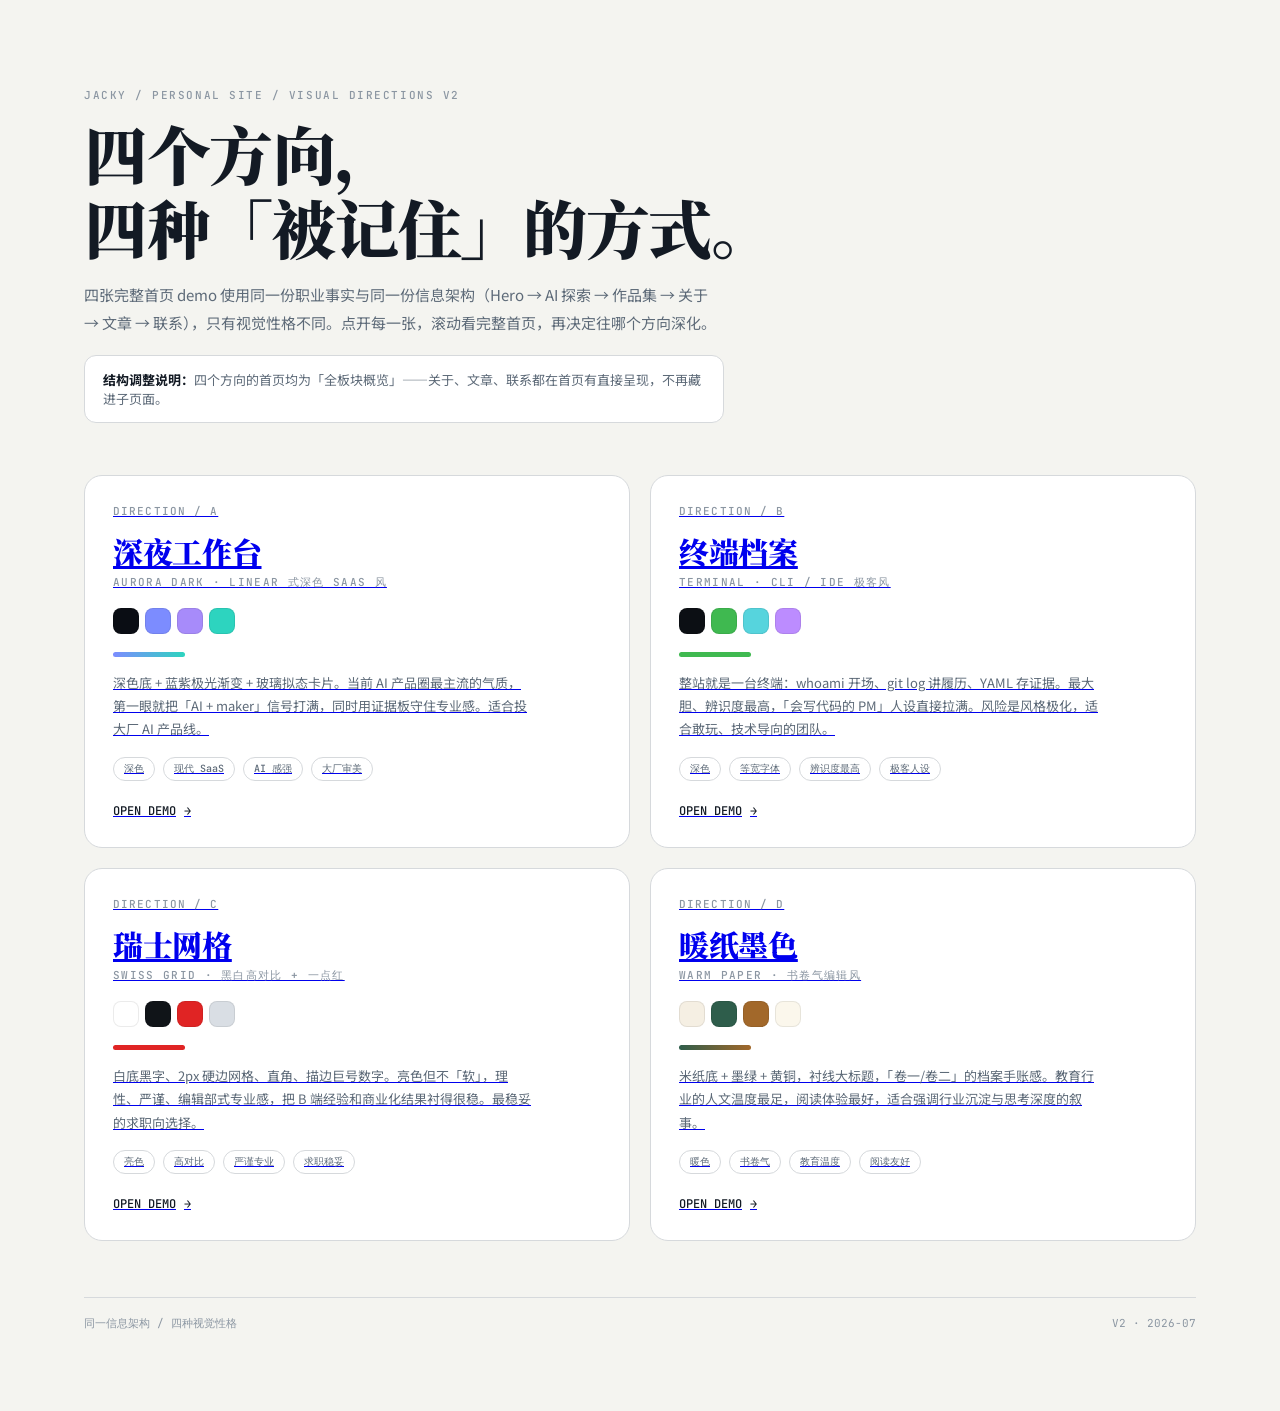
<file: visual-directions-v2.html>
<!doctype html>
<html lang="zh-CN">
  <head>
    <meta charset="utf-8" />
    <meta name="viewport" content="width=device-width,initial-scale=1" />
    <title>Jacky / 视觉方向 V2</title>
    <link rel="preconnect" href="https://fonts.googleapis.com" />
    <link rel="preconnect" href="https://fonts.gstatic.com" crossorigin />
    <link href="https://fonts.googleapis.com/css2?family=JetBrains+Mono:wght@400;500&family=Noto+Sans+SC:wght@400;500;700;900&family=Noto+Serif+SC:wght@700;900&display=swap" rel="stylesheet" />
    <style>
      :root { --ink:#131a24; --paper:#f4f4f0; --line:#d6d9dc; --sub:#5d6a78; --faint:#8b96a2; --sans:"Noto Sans SC",sans-serif; --serif:"Noto Serif SC",serif; --mono:"JetBrains Mono",monospace; }
      * { box-sizing: border-box; }
      body { margin:0; background:var(--paper); color:var(--ink); font-family:var(--sans); }
      main { max-width:1160px; margin:auto; padding:clamp(36px,7vw,88px) 24px 80px; }
      .eyebrow { font:500 11px var(--mono); letter-spacing:.14em; color:var(--faint); }
      h1 { font:900 clamp(34px,5.5vw,64px)/1.15 var(--serif); letter-spacing:-.02em; margin:14px 0 18px; max-width:760px; }
      .intro { max-width:640px; color:var(--sub); font-size:15px; line-height:1.85; }
      .note { margin-top:18px; padding:14px 18px; border:1px solid var(--line); border-radius:12px; background:#fff; font-size:13px; color:var(--sub); max-width:640px; }
      .note b { color:var(--ink); }
      .grid { display:grid; grid-template-columns:1fr 1fr; gap:20px; margin-top:52px; }
      .card { position:relative; display:flex; flex-direction:column; padding:28px; border:1px solid var(--line); border-radius:18px; background:#fff; overflow:hidden; transition:transform .22s, box-shadow .22s; min-height:320px; }
      .card:hover { transform:translateY(-6px); box-shadow:0 20px 44px #1c2a3d1c; }
      .num { font:500 11px var(--mono); letter-spacing:.1em; color:var(--faint); }
      .card h2 { font:900 30px/1.3 var(--serif); margin:14px 0 4px; letter-spacing:-.01em; }
      .card .en { font:500 11px var(--mono); letter-spacing:.12em; color:var(--faint); text-transform:uppercase; }
      .card p { font-size:13px; line-height:1.8; color:var(--sub); margin:14px 0 0; max-width:420px; }
      .tags { display:flex; flex-wrap:wrap; gap:8px; margin-top:16px; }
      .tags span { font:500 10px var(--mono); padding:4px 10px; border:1px solid var(--line); border-radius:999px; color:var(--sub); }
      .swatches { display:flex; gap:6px; margin-top:18px; }
      .swatches i { width:26px; height:26px; border-radius:8px; border:1px solid rgb(0 0 0 / 8%); }
      .cta { margin-top:auto; padding-top:22px; font:500 12px var(--mono); color:var(--ink); display:flex; align-items:center; gap:8px; }
      .cta b { transition:transform .2s; }
      .card:hover .cta b { transform:translateX(4px); }
      .bar { height:5px; border-radius:99px; margin-top:18px; width:72px; }
      .a .bar { background:linear-gradient(90deg,#7c8cff,#2dd4bf); } .b .bar { background:#3fb950; } .c .bar { background:#e02424; } .d .bar { background:linear-gradient(90deg,#2e5d4b,#a2682a); }
      footer { margin-top:56px; border-top:1px solid var(--line); padding-top:18px; color:var(--faint); font:400 11px var(--mono); display:flex; justify-content:space-between; gap:12px; flex-wrap:wrap; }
      @media(max-width:760px){ .grid{grid-template-columns:1fr; margin-top:36px;} .card{min-height:0;} }
    </style>
  </head>
  <body>
    <main>
      <div class="eyebrow">JACKY / PERSONAL SITE / VISUAL DIRECTIONS V2</div>
      <h1>四个方向，<br />四种「被记住」的方式。</h1>
      <p class="intro">四张完整首页 demo 使用同一份职业事实与同一份信息架构（Hero → AI 探索 → 作品集 → 关于 → 文章 → 联系），只有视觉性格不同。点开每一张，滚动看完整首页，再决定往哪个方向深化。</p>
      <div class="note"><b>结构调整说明：</b>四个方向的首页均为「全板块概览」——关于、文章、联系都在首页有直接呈现，不再藏进子页面。</div>
      <section class="grid">
        <a class="card a" href="directions/v2/aurora.html">
          <span class="num">DIRECTION / A</span>
          <h2>深夜工作台</h2><span class="en">Aurora Dark · Linear 式深色 SaaS 风</span>
          <div class="swatches"><i style="background:#0a0d14"></i><i style="background:#7c8cff"></i><i style="background:#a78bfa"></i><i style="background:#2dd4bf"></i></div>
          <div class="bar"></div>
          <p>深色底 + 蓝紫极光渐变 + 玻璃拟态卡片。当前 AI 产品圈最主流的气质，第一眼就把「AI + maker」信号打满，同时用证据板守住专业感。适合投大厂 AI 产品线。</p>
          <div class="tags"><span>深色</span><span>现代 SaaS</span><span>AI 感强</span><span>大厂审美</span></div>
          <span class="cta">OPEN DEMO <b>→</b></span>
        </a>
        <a class="card b" href="directions/v2/terminal.html">
          <span class="num">DIRECTION / B</span>
          <h2>终端档案</h2><span class="en">Terminal · CLI / IDE 极客风</span>
          <div class="swatches"><i style="background:#0c0f14"></i><i style="background:#3fb950"></i><i style="background:#56d4dd"></i><i style="background:#bc8cff"></i></div>
          <div class="bar"></div>
          <p>整站就是一台终端：whoami 开场、git log 讲履历、YAML 存证据。最大胆、辨识度最高，「会写代码的 PM」人设直接拉满。风险是风格极化，适合敢玩、技术导向的团队。</p>
          <div class="tags"><span>深色</span><span>等宽字体</span><span>辨识度最高</span><span>极客人设</span></div>
          <span class="cta">OPEN DEMO <b>→</b></span>
        </a>
        <a class="card c" href="directions/v2/swiss.html">
          <span class="num">DIRECTION / C</span>
          <h2>瑞士网格</h2><span class="en">Swiss Grid · 黑白高对比 + 一点红</span>
          <div class="swatches"><i style="background:#ffffff"></i><i style="background:#101418"></i><i style="background:#e02424"></i><i style="background:#d9dee4"></i></div>
          <div class="bar"></div>
          <p>白底黑字、2px 硬边网格、直角、描边巨号数字。亮色但不「软」，理性、严谨、编辑部式专业感，把 B 端经验和商业化结果衬得很稳。最稳妥的求职向选择。</p>
          <div class="tags"><span>亮色</span><span>高对比</span><span>严谨专业</span><span>求职稳妥</span></div>
          <span class="cta">OPEN DEMO <b>→</b></span>
        </a>
        <a class="card d" href="directions/v2/paper.html">
          <span class="num">DIRECTION / D</span>
          <h2>暖纸墨色</h2><span class="en">Warm Paper · 书卷气编辑风</span>
          <div class="swatches"><i style="background:#f5efe3"></i><i style="background:#2e5d4b"></i><i style="background:#a2682a"></i><i style="background:#fbf7ec"></i></div>
          <div class="bar"></div>
          <p>米纸底 + 墨绿 + 黄铜，衬线大标题，「卷一/卷二」的档案手账感。教育行业的人文温度最足，阅读体验最好，适合强调行业沉淀与思考深度的叙事。</p>
          <div class="tags"><span>暖色</span><span>书卷气</span><span>教育温度</span><span>阅读友好</span></div>
          <span class="cta">OPEN DEMO <b>→</b></span>
        </a>
      </section>
      <footer><span>同一信息架构 / 四种视觉性格</span><span>V2 · 2026-07</span></footer>
    </main>
  </body>
</html>
</file>
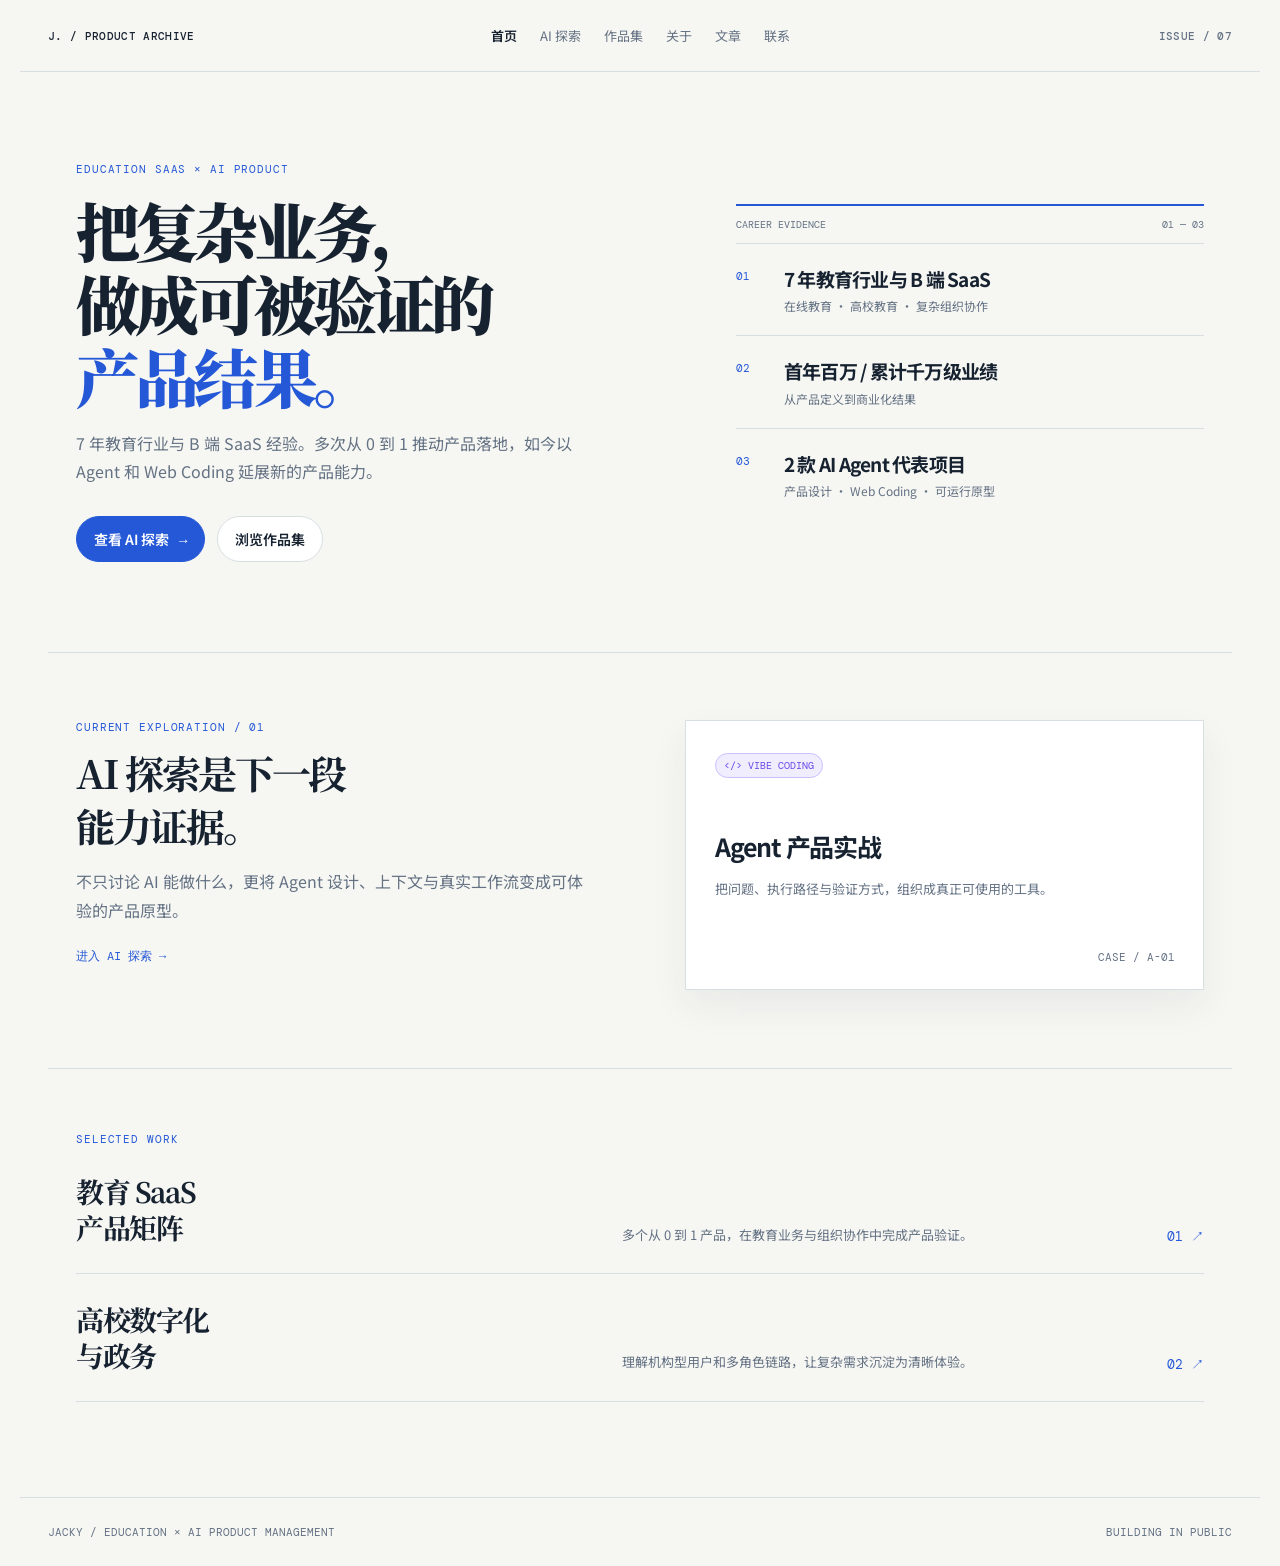
<file: directions/archive.html>
<!doctype html><html lang="zh-CN"><head><meta charset="utf-8"><meta name="viewport" content="width=device-width,initial-scale=1"><title>Direction 01 / 产品档案馆</title><link rel="preconnect" href="https://fonts.googleapis.com"><link rel="preconnect" href="https://fonts.gstatic.com" crossorigin><link href="https://fonts.googleapis.com/css2?family=DM+Mono:wght@400;500&family=Noto+Sans+SC:wght@400;500;600;700&family=Noto+Serif+SC:wght@600;700;900&display=swap" rel="stylesheet"><link rel="stylesheet" href="directions.css"></head>
<body class="archive-page"><header><a class="brand" href="../visual-directions.html">J. / PRODUCT ARCHIVE</a><nav><a class="active" href="#top">首页</a><a href="#ai">AI 探索</a><a href="#work">作品集</a><a href="#about">关于</a><a href="#article">文章</a><a href="#contact">联系</a></nav><span class="issue">ISSUE / 07</span></header>
<main id="top"><section class="archive-hero"><div class="archive-copy"><p class="overline">EDUCATION SAAS × AI PRODUCT</p><h1>把复杂业务，<br>做成可被验证的<br><em>产品结果。</em></h1><p class="lead">7 年教育行业与 B 端 SaaS 经验。多次从 0 到 1 推动产品落地，如今以 Agent 和 Web Coding 延展新的产品能力。</p><div class="buttons"><a class="button primary" href="#ai">查看 AI 探索 <b>→</b></a><a class="button" href="#work">浏览作品集</a></div></div><aside class="dossier"><div class="dossier-head"><span>CAREER EVIDENCE</span><span>01 — 03</span></div><article><b>01</b><div><h2>7 年教育行业与 B 端 SaaS</h2><p>在线教育 · 高校教育 · 复杂组织协作</p></div></article><article><b>02</b><div><h2>首年百万 / 累计千万级业绩</h2><p>从产品定义到商业化结果</p></div></article><article><b>03</b><div><h2>2 款 AI Agent 代表项目</h2><p>产品设计 · Web Coding · 可运行原型</p></div></article></aside></section>
<section class="archive-feature" id="ai"><div><p class="overline">CURRENT EXPLORATION / 01</p><h2>AI 探索是下一段<br>能力证据。</h2><p>不只讨论 AI 能做什么，更将 Agent 设计、上下文与真实工作流变成可体验的产品原型。</p><a class="text-link" href="#">进入 AI 探索 →</a></div><div class="case-sheet"><span class="tag">&lt;/&gt; VIBE CODING</span><h3>Agent 产品实战</h3><p>把问题、执行路径与验证方式，组织成真正可使用的工具。</p><span class="case-no">CASE / A-01</span></div></section>
<section class="portfolio-strip" id="work"><p class="overline">SELECTED WORK</p><div class="work-row"><h2>教育 SaaS<br>产品矩阵</h2><p>多个从 0 到 1 产品，在教育业务与组织协作中完成产品验证。</p><span>01 ↗</span></div><div class="work-row"><h2>高校数字化<br>与政务</h2><p>理解机构型用户和多角色链路，让复杂需求沉淀为清晰体验。</p><span>02 ↗</span></div></section></main><footer id="contact">JACKY / EDUCATION × AI PRODUCT MANAGEMENT <span>BUILDING IN PUBLIC</span></footer></body></html>
</file>
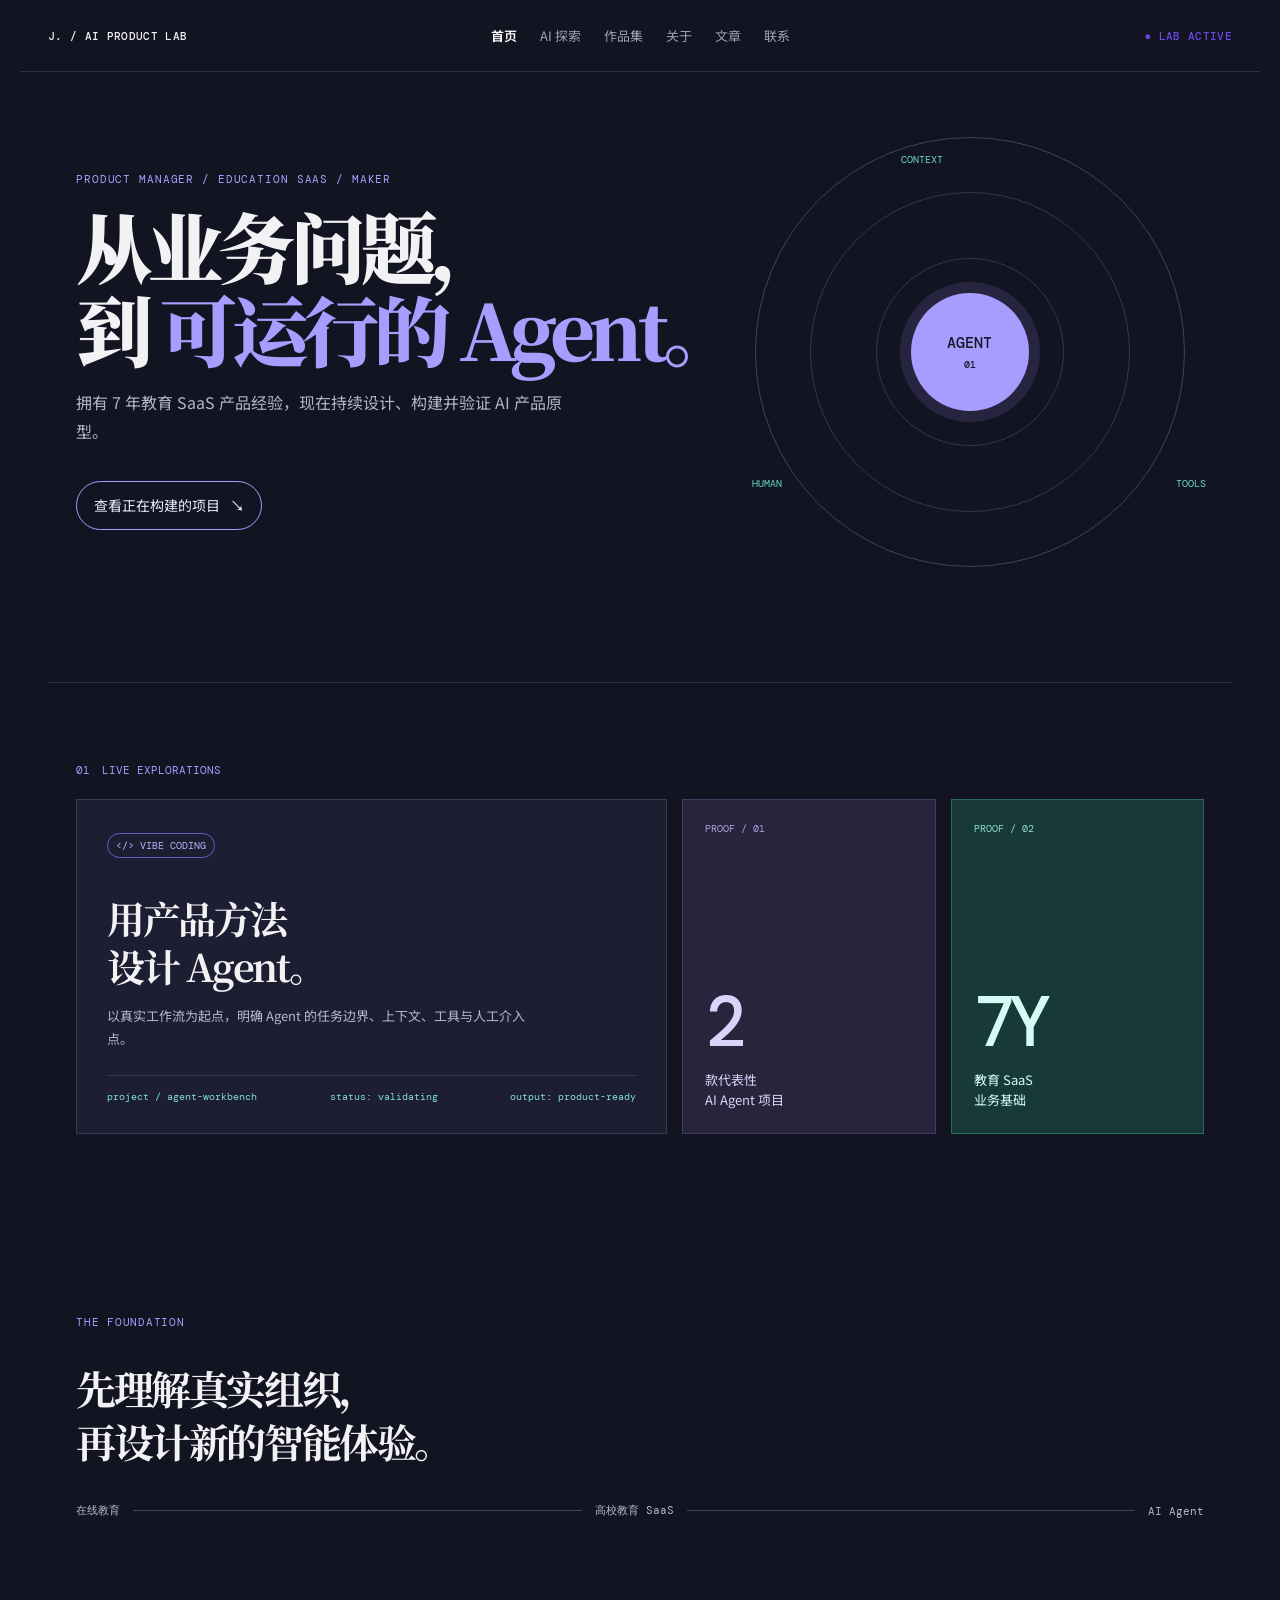
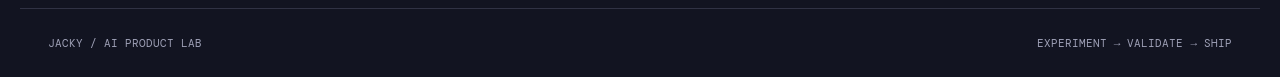
<file: directions/lab.html>
<!doctype html><html lang="zh-CN"><head><meta charset="utf-8"><meta name="viewport" content="width=device-width,initial-scale=1"><title>Direction 02 / AI 产品实验室</title><link rel="preconnect" href="https://fonts.googleapis.com"><link rel="preconnect" href="https://fonts.gstatic.com" crossorigin><link href="https://fonts.googleapis.com/css2?family=DM+Mono:wght@400;500&family=Noto+Sans+SC:wght@400;500;600;700&family=Noto+Serif+SC:wght@600;700;900&display=swap" rel="stylesheet"><link rel="stylesheet" href="directions.css"></head>
<body class="lab-page"><header><a class="brand" href="../visual-directions.html">J. / AI PRODUCT LAB</a><nav><a class="active" href="#top">首页</a><a href="#builds">AI 探索</a><a href="#work">作品集</a><a href="#about">关于</a><a href="#article">文章</a><a href="#contact">联系</a></nav><span class="live">● LAB ACTIVE</span></header>
<main id="top"><section class="lab-hero"><div class="lab-caption">PRODUCT MANAGER / EDUCATION SAAS / MAKER</div><h1>从业务问题，<br>到 <span>可运行的 Agent。</span></h1><p>拥有 7 年教育 SaaS 产品经验，现在持续设计、构建并验证 AI 产品原型。</p><a class="lab-button" href="#builds">查看正在构建的项目 <b>↘</b></a><div class="orbit" aria-hidden="true"><span class="orbit-label a">CONTEXT</span><span class="orbit-label b">TOOLS</span><span class="orbit-label c">HUMAN</span><div class="core">AGENT<br><i>01</i></div></div></section>
<section class="builds" id="builds"><div class="section-label"><span>01</span><p>LIVE EXPLORATIONS</p></div><div class="build-grid"><article class="build-main"><span class="vibe">&lt;/&gt; VIBE CODING</span><h2>用产品方法<br>设计 Agent。</h2><p>以真实工作流为起点，明确 Agent 的任务边界、上下文、工具与人工介入点。</p><div class="terminal"><span>project / agent-workbench</span><span>status: validating</span><span>output: product-ready</span></div></article><article class="build-side"><span>PROOF / 01</span><b>2</b><p>款代表性<br>AI Agent 项目</p></article><article class="build-side mint"><span>PROOF / 02</span><b>7Y</b><p>教育 SaaS<br>业务基础</p></article></div></section><section class="lab-history" id="work"><p>THE FOUNDATION</p><h2>先理解真实组织，<br>再设计新的智能体验。</h2><div><span>在线教育</span><i></i><span>高校教育 SaaS</span><i></i><span>AI Agent</span></div></section></main><footer id="contact">JACKY / AI PRODUCT LAB <span>EXPERIMENT → VALIDATE → SHIP</span></footer></body></html>
</file>
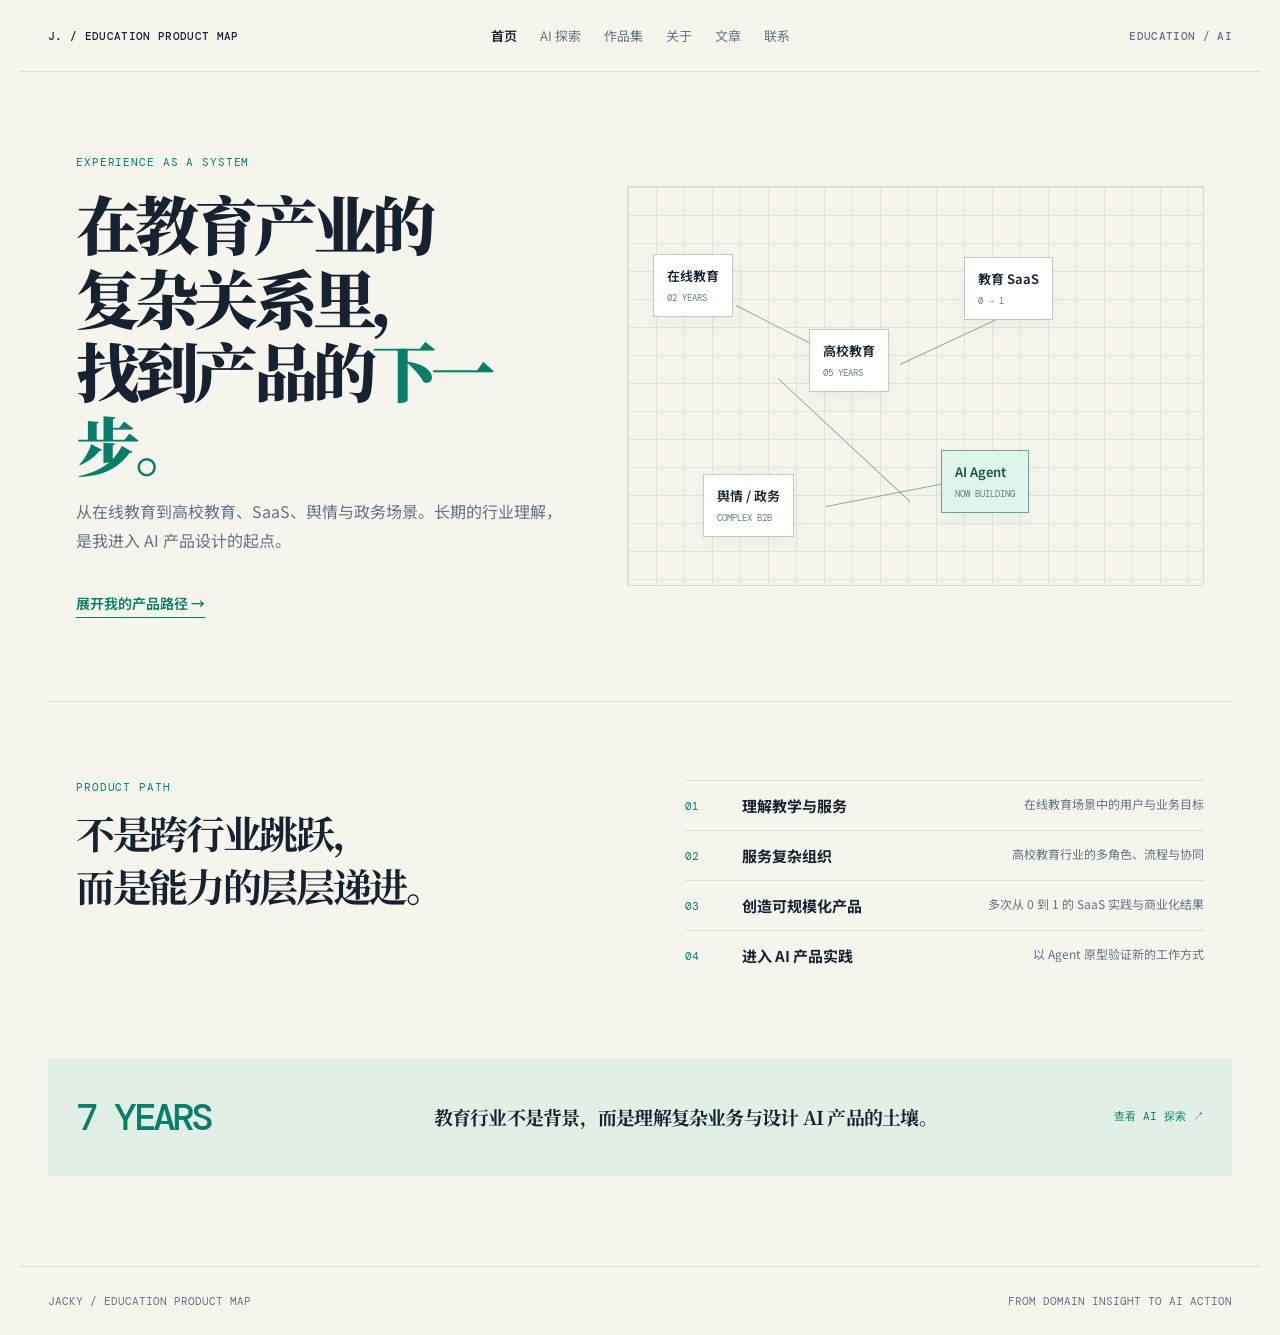
<file: directions/map.html>
<!doctype html><html lang="zh-CN"><head><meta charset="utf-8"><meta name="viewport" content="width=device-width,initial-scale=1"><title>Direction 03 / 教育产业图谱</title><link rel="preconnect" href="https://fonts.googleapis.com"><link rel="preconnect" href="https://fonts.gstatic.com" crossorigin><link href="https://fonts.googleapis.com/css2?family=DM+Mono:wght@400;500&family=Noto+Sans+SC:wght@400;500;600;700&family=Noto+Serif+SC:wght@600;700;900&display=swap" rel="stylesheet"><link rel="stylesheet" href="directions.css"></head>
<body class="map-page"><header><a class="brand" href="../visual-directions.html">J. / EDUCATION PRODUCT MAP</a><nav><a class="active" href="#top">首页</a><a href="#map">AI 探索</a><a href="#work">作品集</a><a href="#about">关于</a><a href="#article">文章</a><a href="#contact">联系</a></nav><span class="issue">EDUCATION / AI</span></header>
<main id="top"><section class="map-hero"><div><p class="overline">EXPERIENCE AS A SYSTEM</p><h1>在教育产业的<br>复杂关系里，<br>找到产品的<em>下一步。</em></h1><p class="lead">从在线教育到高校教育、SaaS、舆情与政务场景。长期的行业理解，是我进入 AI 产品设计的起点。</p><a class="map-button" href="#map">展开我的产品路径 →</a></div><div class="map-canvas" id="map"><span class="node n1">在线教育<br><small>02 YEARS</small></span><span class="node n2">高校教育<br><small>05 YEARS</small></span><span class="node n3">教育 SaaS<br><small>0 → 1</small></span><span class="node n4">舆情 / 政务<br><small>COMPLEX B2B</small></span><span class="node n5">AI Agent<br><small>NOW BUILDING</small></span><i class="line l1"></i><i class="line l2"></i><i class="line l3"></i><i class="line l4"></i></div></section>
<section class="map-narrative" id="work"><div><p class="overline">PRODUCT PATH</p><h2>不是跨行业跳跃，<br>而是能力的层层递进。</h2></div><ol><li><b>01</b><p><strong>理解教学与服务</strong><span>在线教育场景中的用户与业务目标</span></p></li><li><b>02</b><p><strong>服务复杂组织</strong><span>高校教育行业的多角色、流程与协同</span></p></li><li><b>03</b><p><strong>创造可规模化产品</strong><span>多次从 0 到 1 的 SaaS 实践与商业化结果</span></p></li><li><b>04</b><p><strong>进入 AI 产品实践</strong><span>以 Agent 原型验证新的工作方式</span></p></li></ol></section><section class="map-proof"><span>7 YEARS</span><p>教育行业不是背景，而是理解复杂业务与设计 AI 产品的土壤。</p><a href="#">查看 AI 探索 ↗</a></section></main><footer id="contact">JACKY / EDUCATION PRODUCT MAP <span>FROM DOMAIN INSIGHT TO AI ACTION</span></footer></body></html>
</file>
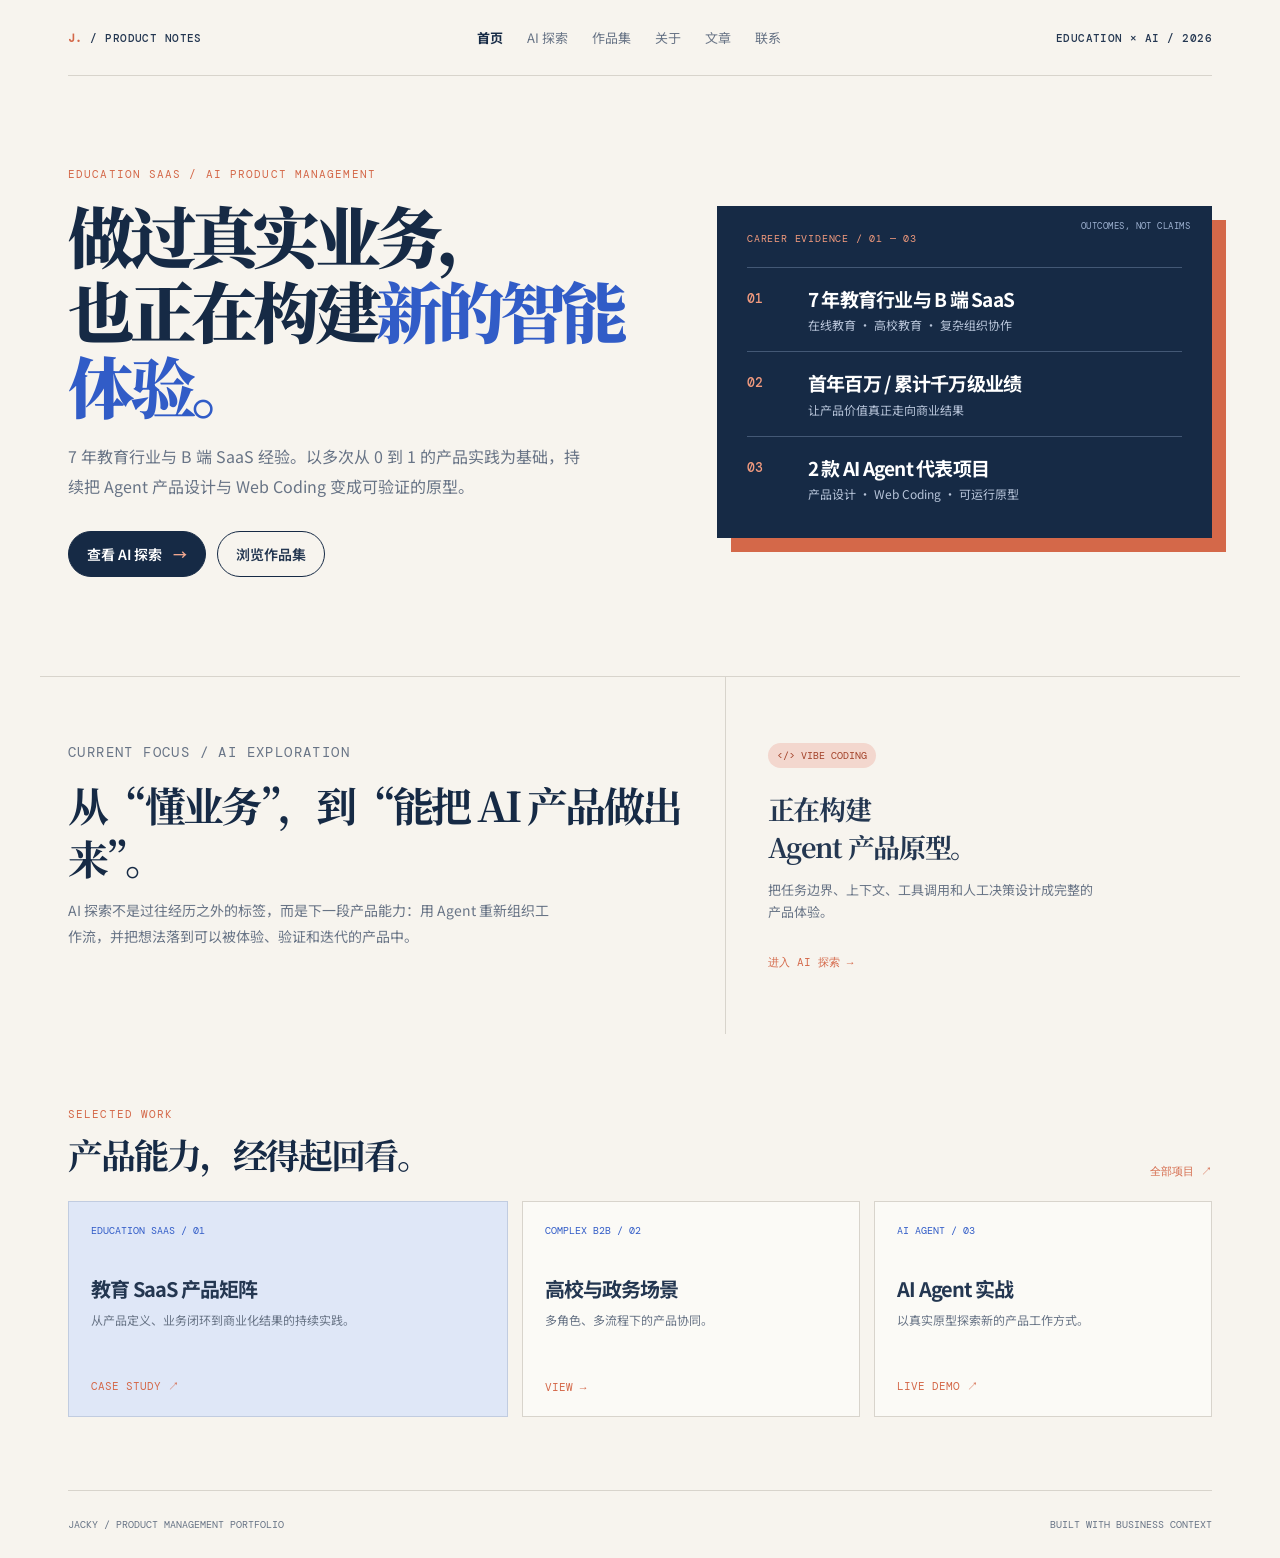
<file: directions/navy-vermilion.html>
<!doctype html>
<html lang="zh-CN"><head><meta charset="utf-8"><meta name="viewport" content="width=device-width,initial-scale=1"><title>主题色方案 / 海军蓝 × 朱砂橙</title><link rel="preconnect" href="https://fonts.googleapis.com"><link rel="preconnect" href="https://fonts.gstatic.com" crossorigin><link href="https://fonts.googleapis.com/css2?family=DM+Mono:wght@400;500&family=Noto+Sans+SC:wght@400;500;600;700&family=Noto+Serif+SC:wght@600;700;900&display=swap" rel="stylesheet"><style>
:root{--paper:#f7f4ee;--navy:#162a45;--ink:#243751;--blue:#315cc7;--orange:#d46849;--soft:#ece9e2;--line:#d8d4cc;--muted:#687486;--sans:"Noto Sans SC",sans-serif;--serif:"Noto Serif SC",serif;--mono:"DM Mono",monospace}*{box-sizing:border-box}body{margin:0;background:var(--paper);color:var(--ink);font-family:var(--sans)}a{color:inherit;text-decoration:none}.wrap{max-width:1200px;margin:auto;padding:0 28px}header{height:76px;display:flex;align-items:center;justify-content:space-between;border-bottom:1px solid var(--line)}.brand,.meta{font:500 11px var(--mono);letter-spacing:.04em}.brand b{color:var(--orange)}nav{display:flex;gap:24px;font-size:13px;color:var(--muted)}nav a:first-child{color:var(--navy);font-weight:700}.hero{min-height:600px;display:grid;grid-template-columns:1.1fr .9fr;gap:44px;align-items:center;padding:68px 0 76px}.kicker{font:11px var(--mono);letter-spacing:.1em;color:var(--orange);margin:0}.hero h1{font:900 clamp(46px,5.2vw,78px)/1.13 var(--serif);letter-spacing:-.08em;margin:16px 0 20px;color:var(--navy)}.hero h1 em{font-style:normal;color:var(--blue)}.lead{max-width:520px;font-size:16px;line-height:1.85;color:var(--muted)}.actions{display:flex;gap:11px;margin-top:30px}.button{border:1px solid var(--navy);border-radius:999px;padding:12px 18px;font-size:14px;font-weight:600}.button.main{background:var(--navy);color:#fff}.button.main span{color:#f5aa91;margin-left:8px}.evidence{position:relative;padding:26px 30px 18px;background:var(--navy);color:#fff;box-shadow:14px 14px 0 var(--orange)}.evidence::after{content:"OUTCOMES, NOT CLAIMS";position:absolute;right:22px;top:14px;font:9px var(--mono);letter-spacing:.05em;color:#9eb2d1}.evidence>p{font:10px var(--mono);color:#f39b7d;letter-spacing:.08em;margin:0 0 22px}.proof{display:grid;grid-template-columns:48px 1fr;gap:13px;padding:18px 0;border-top:1px solid #435875}.proof b{font:500 13px var(--mono);color:#f29a7e;padding-top:4px}.proof h2{font-size:19px;line-height:1.4;letter-spacing:-.04em;margin:0}.proof p{color:#b7c4d9;font-size:12px;margin:4px 0 0}.accent-strip{border-top:1px solid var(--line);display:grid;grid-template-columns:1.15fr .85fr;margin:0 -28px;padding:0 28px}.story{padding:63px 38px 70px 0;border-right:1px solid var(--line)}.story h2{font:700 41px/1.3 var(--serif);letter-spacing:-.065em;color:var(--navy);margin:12px 0}.story p{max-width:490px;color:var(--muted);font-size:14px;line-height:1.85}.lab-note{padding:63px 0 60px 42px}.chip{display:inline-block;border-radius:999px;padding:6px 9px;background:#f3d7ce;color:#a3432b;font:10px var(--mono)}.lab-note h3{font:700 27px/1.4 var(--serif);letter-spacing:-.05em;margin:22px 0 7px}.lab-note p{font-size:13px;line-height:1.75;color:var(--muted);max-width:330px}.lab-link{display:inline-block;margin-top:18px;color:var(--orange);font:11px var(--mono)}.projects{padding:73px 0}.projects-top{display:flex;justify-content:space-between;align-items:end;margin-bottom:22px}.projects h2{font:700 35px var(--serif);letter-spacing:-.06em;margin:8px 0 0;color:var(--navy)}.projects-top a{color:var(--orange);font:11px var(--mono)}.project-grid{display:grid;grid-template-columns:1.3fr 1fr 1fr;gap:14px}.project{min-height:216px;padding:22px;border:1px solid var(--line);background:#fbfaf6;display:flex;flex-direction:column}.project.feature{background:#dfe7f7;border-color:#c1cce0}.project .tag{font:10px var(--mono);color:var(--blue)}.project h3{font-size:20px;letter-spacing:-.05em;margin:37px 0 7px}.project p{font-size:12px;line-height:1.7;color:var(--muted);margin:0}.project span:last-child{margin-top:auto;font:11px var(--mono);color:var(--orange)}footer{border-top:1px solid var(--line);padding:27px 0;color:var(--muted);font:10px var(--mono);display:flex;justify-content:space-between}@media(max-width:760px){.wrap{padding:0 20px}header{height:62px}.meta,nav{display:none}.hero{grid-template-columns:1fr;padding:57px 0;gap:40px}.hero h1{font-size:46px}.evidence{box-shadow:8px 8px 0 var(--orange);padding:23px}.accent-strip{display:block;margin:0 -20px;padding:0 20px}.story{border-right:0;padding:53px 0 25px}.story h2{font-size:33px}.lab-note{padding:30px 0 52px}.project-grid{grid-template-columns:1fr}.project{min-height:185px}.projects{padding:56px 0}.projects h2{font-size:30px}}
</style></head><body><div class="wrap"><header><a class="brand" href="../visual-directions.html"><b>J.</b> / PRODUCT NOTES</a><nav><a href="#">首页</a><a href="#ai">AI 探索</a><a href="#work">作品集</a><a href="#">关于</a><a href="#">文章</a><a href="#">联系</a></nav><span class="meta">EDUCATION × AI / 2026</span></header><main><section class="hero"><div><p class="kicker">EDUCATION SAAS / AI PRODUCT MANAGEMENT</p><h1>做过真实业务，<br>也正在构建<em>新的智能体验。</em></h1><p class="lead">7 年教育行业与 B 端 SaaS 经验。以多次从 0 到 1 的产品实践为基础，持续把 Agent 产品设计与 Web Coding 变成可验证的原型。</p><div class="actions"><a class="button main" href="#ai">查看 AI 探索 <span>→</span></a><a class="button" href="#work">浏览作品集</a></div></div><aside class="evidence"><p>CAREER EVIDENCE / 01 — 03</p><div class="proof"><b>01</b><div><h2>7 年教育行业与 B 端 SaaS</h2><p>在线教育 · 高校教育 · 复杂组织协作</p></div></div><div class="proof"><b>02</b><div><h2>首年百万 / 累计千万级业绩</h2><p>让产品价值真正走向商业结果</p></div></div><div class="proof"><b>03</b><div><h2>2 款 AI Agent 代表项目</h2><p>产品设计 · Web Coding · 可运行原型</p></div></div></aside></section><section class="accent-strip" id="ai"><div class="story"><p class="kicker">CURRENT FOCUS / AI EXPLORATION</p><h2>从“懂业务”，到“能把 AI 产品做出来”。</h2><p>AI 探索不是过往经历之外的标签，而是下一段产品能力：用 Agent 重新组织工作流，并把想法落到可以被体验、验证和迭代的产品中。</p></div><div class="lab-note"><span class="chip">&lt;/&gt; VIBE CODING</span><h3>正在构建<br>Agent 产品原型。</h3><p>把任务边界、上下文、工具调用和人工决策设计成完整的产品体验。</p><a class="lab-link" href="#">进入 AI 探索 →</a></div></section><section class="projects" id="work"><div class="projects-top"><div><p class="kicker">SELECTED WORK</p><h2>产品能力，经得起回看。</h2></div><a href="#">全部项目 ↗</a></div><div class="project-grid"><article class="project feature"><span class="tag">EDUCATION SAAS / 01</span><h3>教育 SaaS 产品矩阵</h3><p>从产品定义、业务闭环到商业化结果的持续实践。</p><span>CASE STUDY ↗</span></article><article class="project"><span class="tag">COMPLEX B2B / 02</span><h3>高校与政务场景</h3><p>多角色、多流程下的产品协同。</p><span>VIEW →</span></article><article class="project"><span class="tag">AI AGENT / 03</span><h3>AI Agent 实战</h3><p>以真实原型探索新的产品工作方式。</p><span>LIVE DEMO ↗</span></article></div></section></main><footer><span>JACKY / PRODUCT MANAGEMENT PORTFOLIO</span><span>BUILT WITH BUSINESS CONTEXT</span></footer></div></body></html>
</file>
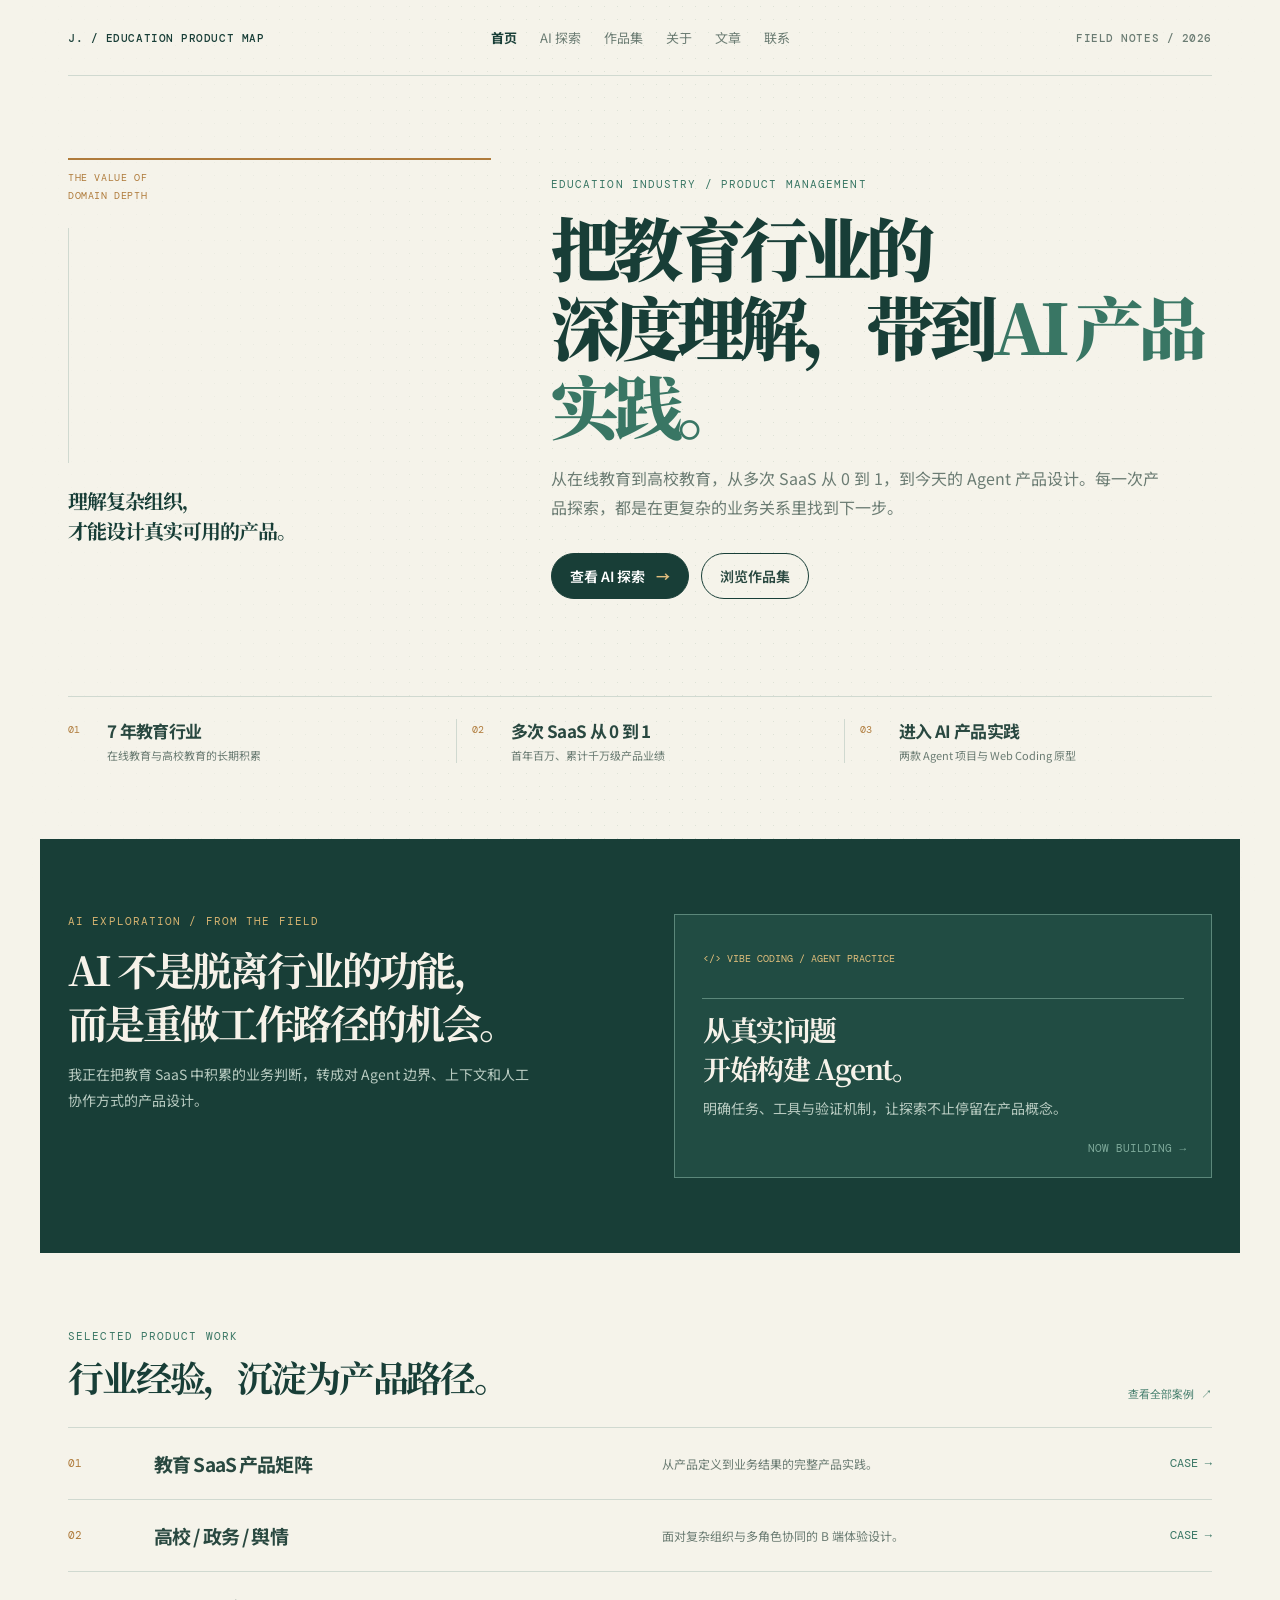
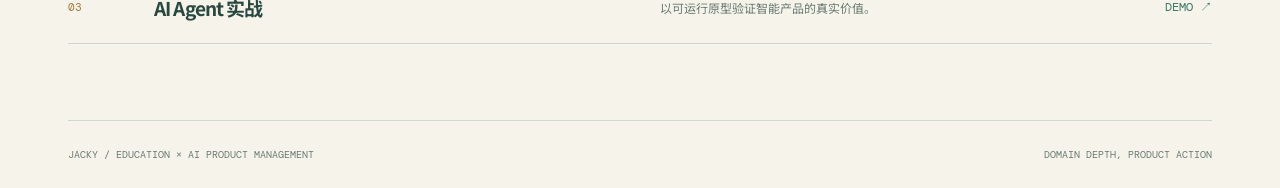
<file: directions/spruce-brass.html>
<!doctype html>
<html lang="zh-CN"><head><meta charset="utf-8"><meta name="viewport" content="width=device-width,initial-scale=1"><title>主题色方案 / 云杉绿 × 黄铜</title><link rel="preconnect" href="https://fonts.googleapis.com"><link rel="preconnect" href="https://fonts.gstatic.com" crossorigin><link href="https://fonts.googleapis.com/css2?family=DM+Mono:wght@400;500&family=Noto+Sans+SC:wght@400;500;600;700&family=Noto+Serif+SC:wght@600;700;900&display=swap" rel="stylesheet"><style>
:root{--paper:#f5f3ea;--forest:#183e37;--ink:#294840;--green:#397664;--brass:#af7b3b;--sage:#dae5d7;--line:#d0d9d0;--muted:#6b7c73;--sans:"Noto Sans SC",sans-serif;--serif:"Noto Serif SC",serif;--mono:"DM Mono",monospace}*{box-sizing:border-box}body{margin:0;background:var(--paper);color:var(--ink);font-family:var(--sans)}body::before{content:"";position:fixed;inset:0;opacity:.33;pointer-events:none;background-image:radial-gradient(#aebfad .65px,transparent .75px);background-size:13px 13px;mask-image:linear-gradient(90deg,transparent,black 45%,black 60%,transparent)}a{color:inherit;text-decoration:none}.wrap{position:relative;max-width:1200px;margin:auto;padding:0 28px}header{height:76px;border-bottom:1px solid var(--line);display:grid;grid-template-columns:1fr auto 1fr;align-items:center}.brand,.edition{font:500 11px var(--mono);letter-spacing:.05em}.brand{color:var(--forest)}.edition{justify-self:end;color:var(--muted)}nav{display:flex;gap:23px;font-size:13px;color:var(--muted)}nav a:first-child{color:var(--forest);font-weight:700}.hero{min-height:620px;padding:82px 0 78px;display:grid;grid-template-columns:.78fr 1.22fr;gap:60px;align-items:center}.side-note{align-self:stretch;padding-top:9px;border-top:2px solid var(--brass)}.side-note p{font:10px var(--mono);letter-spacing:.06em;color:var(--brass);line-height:1.8;margin:0}.side-note .line{width:1px;height:235px;background:var(--line);margin:23px 0}.side-note strong{font:700 20px/1.5 var(--serif);letter-spacing:-.05em;color:var(--forest)}.kicker{font:11px var(--mono);letter-spacing:.1em;color:var(--green);margin:0}.hero h1{font:900 clamp(48px,5.4vw,78px)/1.14 var(--serif);letter-spacing:-.085em;color:var(--forest);margin:16px 0 20px}.hero h1 em{font-style:normal;color:var(--green)}.lead{max-width:610px;color:var(--muted);font-size:16px;line-height:1.85}.actions{display:flex;gap:12px;margin-top:30px}.button{padding:12px 18px;border-radius:999px;border:1px solid var(--forest);font-size:14px;font-weight:600}.button.primary{background:var(--forest);color:#fff}.button.primary b{margin-left:8px;color:#e2bd7d}.routes{border-top:1px solid var(--line);padding:22px 0 0;display:grid;grid-template-columns:repeat(3,1fr);gap:20px}.route{display:grid;grid-template-columns:29px 1fr;gap:10px;border-left:1px solid var(--line);padding-left:15px}.route:first-child{border-left:0;padding-left:0}.route b{font:10px var(--mono);color:var(--brass);padding-top:4px}.route h2{font-size:17px;letter-spacing:-.04em;line-height:1.45;margin:0}.route p{font-size:11px;color:var(--muted);margin:3px 0 0}.field{margin:76px -28px 0;padding:75px 28px;background:var(--forest);color:#f6f2e9}.field-inner{max-width:1144px;margin:auto;display:grid;grid-template-columns:1fr 1fr;gap:68px}.field .kicker{color:#d6b471}.field h2{font:700 40px/1.33 var(--serif);letter-spacing:-.065em;margin:14px 0}.field p:not(.kicker){color:#b8cbc1;max-width:470px;font-size:14px;line-height:1.85}.agent-card{position:relative;padding:28px;background:#214c43;border:1px solid #5b877a;min-height:264px}.agent-card::before{content:"";position:absolute;left:27px;right:27px;top:83px;height:1px;background:#5b877a}.agent-card span{font:10px var(--mono);color:#e2bf7c}.agent-card h3{font:700 28px/1.4 var(--serif);letter-spacing:-.05em;margin:43px 0 8px}.agent-card p{margin:0;font-size:12px;color:#b9d1c6;max-width:320px}.agent-card i{position:absolute;right:25px;bottom:22px;font:11px var(--mono);color:#7ea99a;font-style:normal}.work{padding:76px 0}.work-heading{display:flex;justify-content:space-between;align-items:end;margin-bottom:25px}.work h2{font:700 36px var(--serif);letter-spacing:-.06em;color:var(--forest);margin:8px 0 0}.work-heading a{font:11px var(--mono);color:var(--green)}.work-list{border-top:1px solid var(--line)}.work-item{display:grid;grid-template-columns:68px 1fr 1fr auto;gap:18px;align-items:center;padding:22px 0;border-bottom:1px solid var(--line)}.work-item b{font:11px var(--mono);color:var(--brass)}.work-item h3{font-size:19px;letter-spacing:-.045em;margin:0}.work-item p{margin:0;color:var(--muted);font-size:12px}.work-item span{font:12px var(--mono);color:var(--green)}footer{border-top:1px solid var(--line);padding:27px 0;color:var(--muted);font:10px var(--mono);display:flex;justify-content:space-between}@media(max-width:760px){.wrap{padding:0 20px}header{height:62px;display:flex;justify-content:space-between}header nav{display:none}.edition{font-size:9px}.hero{display:block;min-height:auto;padding:57px 0}.side-note{display:none}.hero h1{font-size:46px}.routes{grid-template-columns:1fr;margin-top:44px}.route,.route:first-child{border-left:0;border-top:1px solid var(--line);padding:14px 0 0}.field{margin:57px -20px 0;padding:53px 20px}.field-inner{grid-template-columns:1fr;gap:35px}.field h2{font-size:33px}.work{padding:56px 0}.work h2{font-size:30px}.work-item{grid-template-columns:35px 1fr auto;gap:9px}.work-item p{grid-column:2/4}.work-item h3{font-size:17px}footer{display:block;line-height:1.8}footer span{display:block}}
</style></head><body><div class="wrap"><header><a class="brand" href="../visual-directions.html">J. / EDUCATION PRODUCT MAP</a><nav><a href="#">首页</a><a href="#ai">AI 探索</a><a href="#work">作品集</a><a href="#">关于</a><a href="#">文章</a><a href="#">联系</a></nav><span class="edition">FIELD NOTES / 2026</span></header><main><section class="hero"><aside class="side-note"><p>THE VALUE OF<br>DOMAIN DEPTH</p><div class="line"></div><strong>理解复杂组织，<br>才能设计真实可用的产品。</strong></aside><div><p class="kicker">EDUCATION INDUSTRY / PRODUCT MANAGEMENT</p><h1>把教育行业的<br>深度理解，带到<em>AI 产品实践。</em></h1><p class="lead">从在线教育到高校教育，从多次 SaaS 从 0 到 1，到今天的 Agent 产品设计。每一次产品探索，都是在更复杂的业务关系里找到下一步。</p><div class="actions"><a class="button primary" href="#ai">查看 AI 探索 <b>→</b></a><a class="button" href="#work">浏览作品集</a></div></div></section><section class="routes"><article class="route"><b>01</b><div><h2>7 年教育行业</h2><p>在线教育与高校教育的长期积累</p></div></article><article class="route"><b>02</b><div><h2>多次 SaaS 从 0 到 1</h2><p>首年百万、累计千万级产品业绩</p></div></article><article class="route"><b>03</b><div><h2>进入 AI 产品实践</h2><p>两款 Agent 项目与 Web Coding 原型</p></div></article></section><section class="field" id="ai"><div class="field-inner"><div><p class="kicker">AI EXPLORATION / FROM THE FIELD</p><h2>AI 不是脱离行业的功能，<br>而是重做工作路径的机会。</h2><p>我正在把教育 SaaS 中积累的业务判断，转成对 Agent 边界、上下文和人工协作方式的产品设计。</p></div><article class="agent-card"><span>&lt;/&gt; VIBE CODING / AGENT PRACTICE</span><h3>从真实问题<br>开始构建 Agent。</h3><p>明确任务、工具与验证机制，让探索不止停留在产品概念。</p><i>NOW BUILDING →</i></article></div></section><section class="work" id="work"><div class="work-heading"><div><p class="kicker">SELECTED PRODUCT WORK</p><h2>行业经验，沉淀为产品路径。</h2></div><a href="#">查看全部案例 ↗</a></div><div class="work-list"><article class="work-item"><b>01</b><h3>教育 SaaS 产品矩阵</h3><p>从产品定义到业务结果的完整产品实践。</p><span>CASE →</span></article><article class="work-item"><b>02</b><h3>高校 / 政务 / 舆情</h3><p>面对复杂组织与多角色协同的 B 端体验设计。</p><span>CASE →</span></article><article class="work-item"><b>03</b><h3>AI Agent 实战</h3><p>以可运行原型验证智能产品的真实价值。</p><span>DEMO ↗</span></article></div></section></main><footer><span>JACKY / EDUCATION × AI PRODUCT MANAGEMENT</span><span>DOMAIN DEPTH, PRODUCT ACTION</span></footer></div></body></html>
</file>
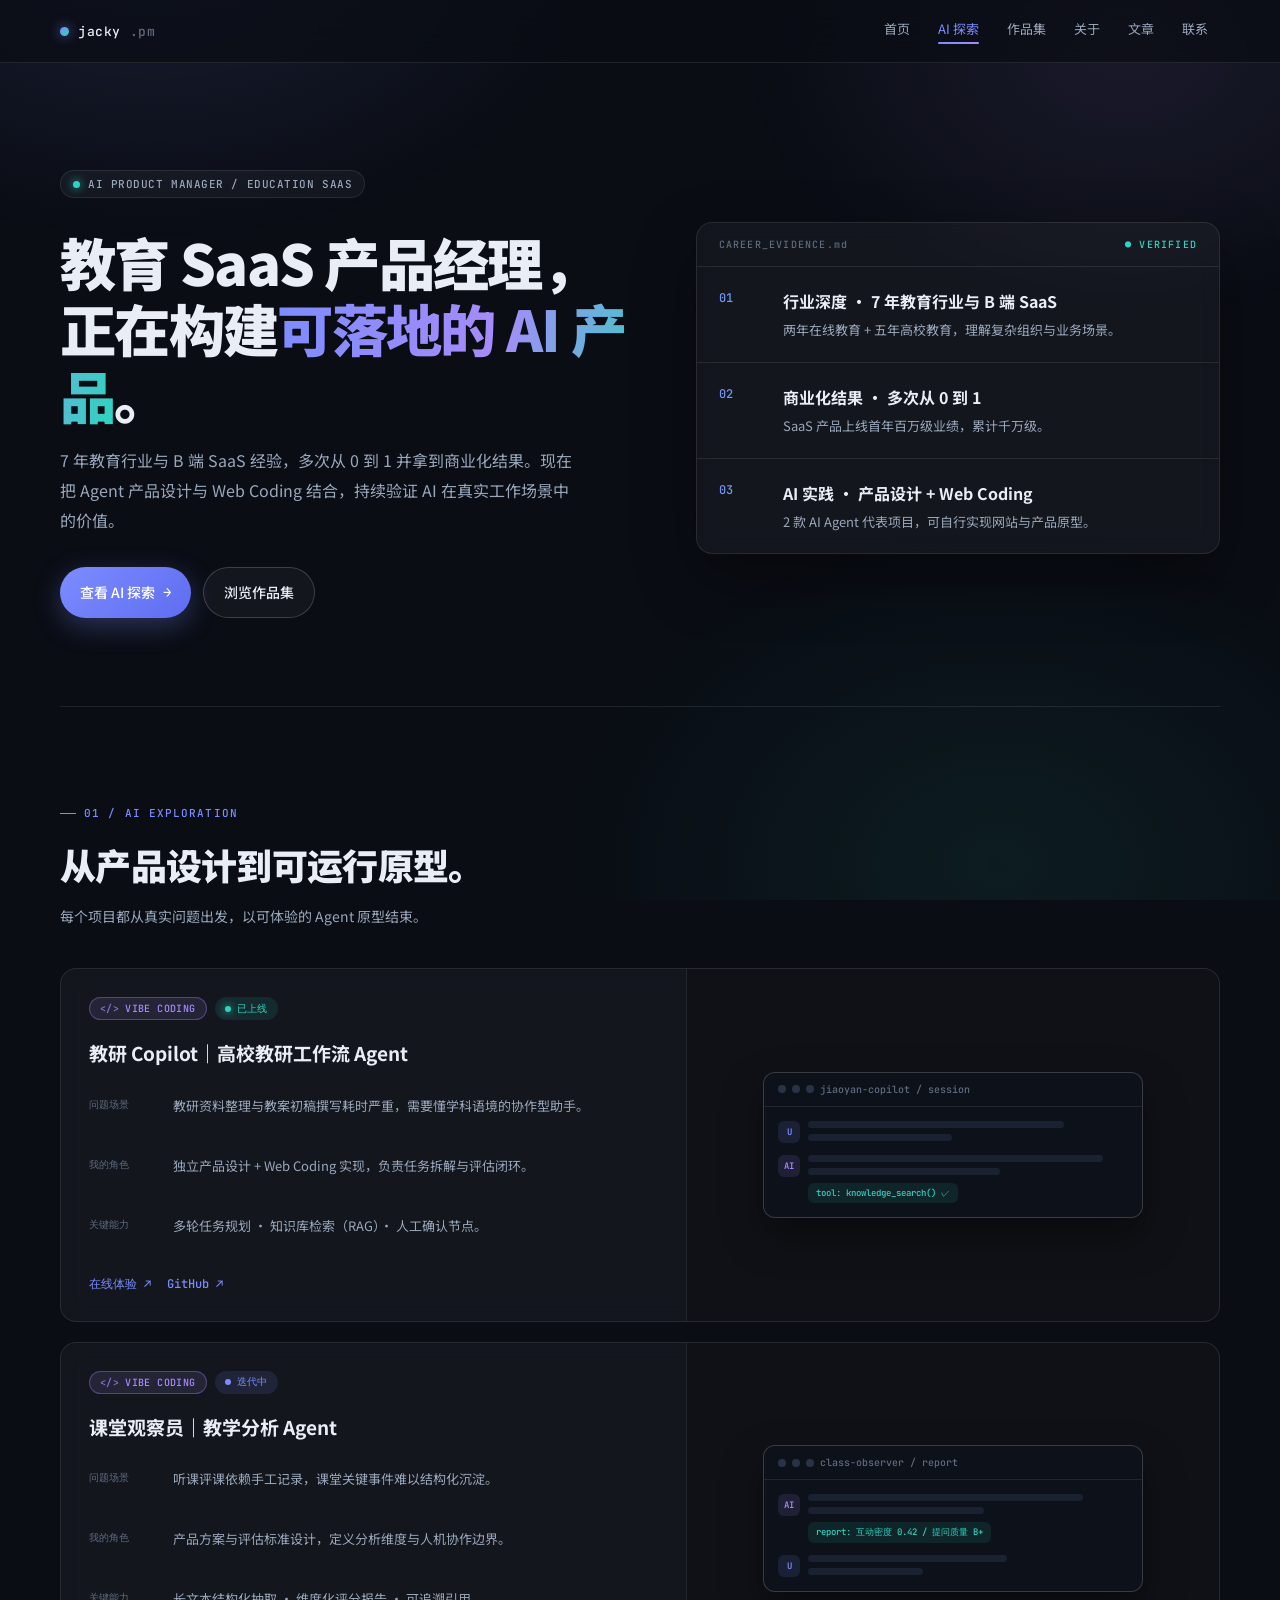
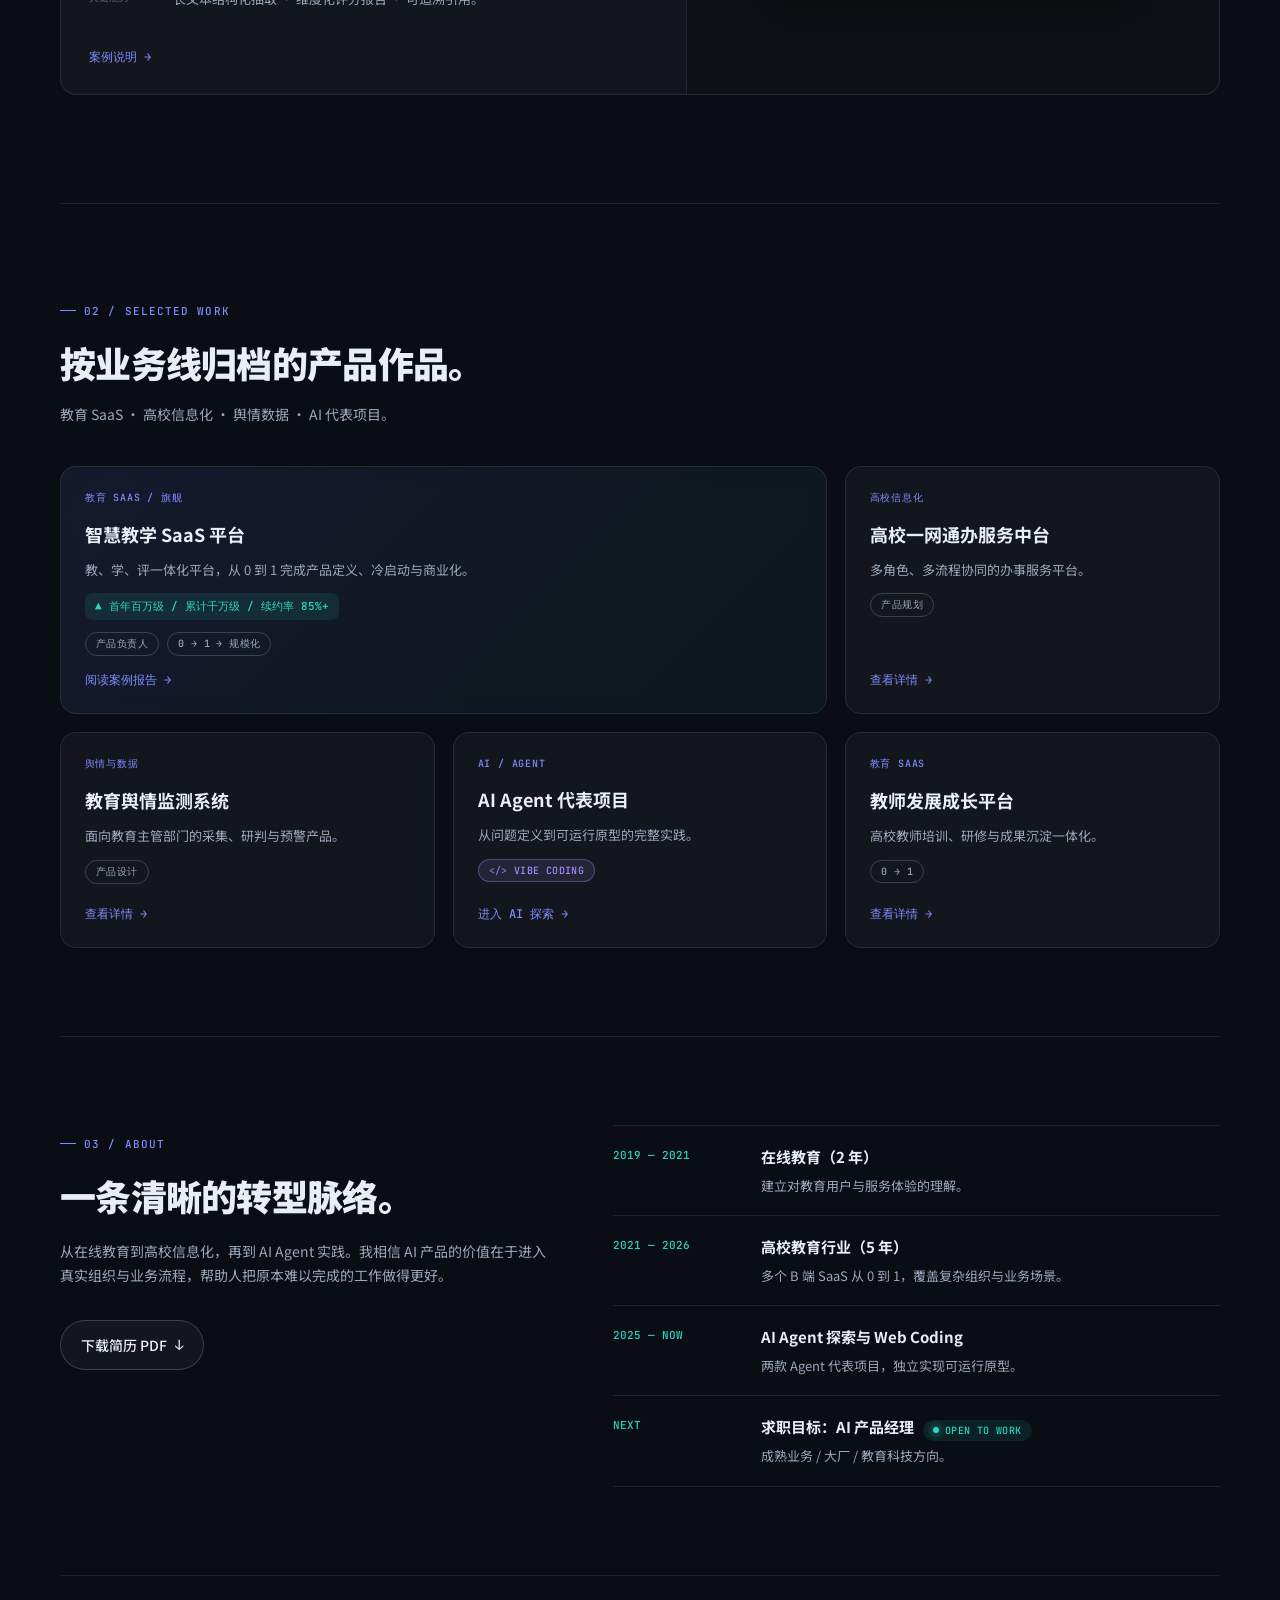
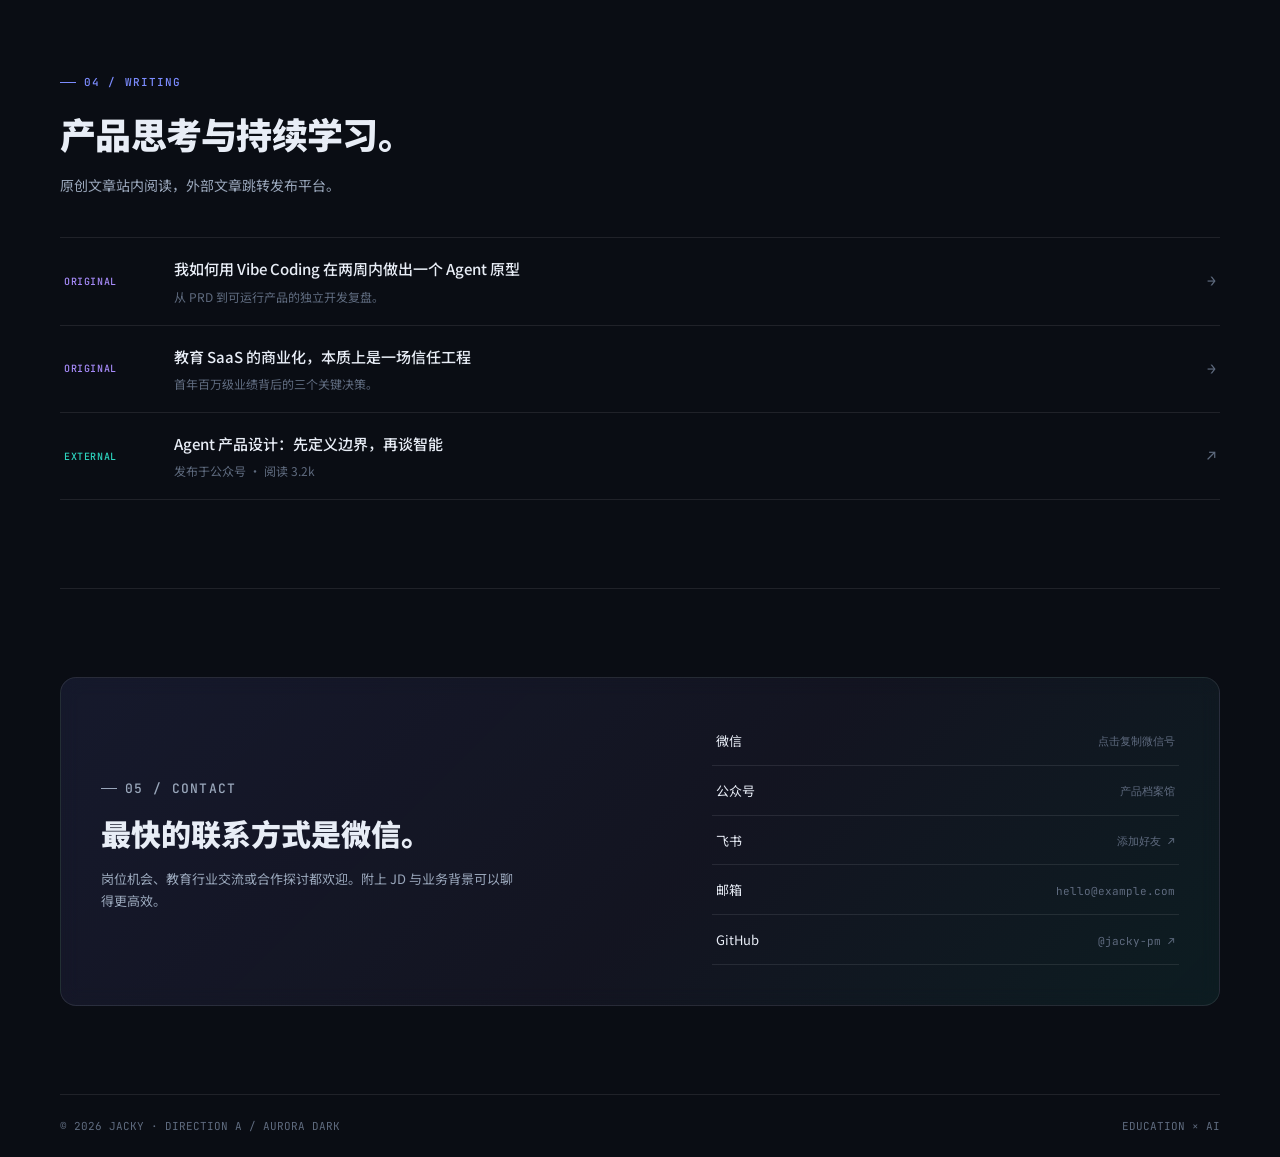
<file: directions/v2/aurora.html>
<!doctype html>
<html lang="zh-CN">
  <head>
    <meta charset="UTF-8" />
    <meta name="viewport" content="width=device-width, initial-scale=1.0" />
    <title>方向 A · 深夜工作台｜Jacky</title>
    <link rel="preconnect" href="https://fonts.googleapis.com" />
    <link rel="preconnect" href="https://fonts.gstatic.com" crossorigin />
    <link href="https://fonts.googleapis.com/css2?family=JetBrains+Mono:wght@400;500&family=Noto+Sans+SC:wght@400;500;700;900&display=swap" rel="stylesheet" />
    <style>
      :root {
        --bg: #0a0d14; --panel: rgb(255 255 255 / 4%); --panel-solid: #11151f;
        --line: rgb(255 255 255 / 9%); --line-strong: rgb(255 255 255 / 18%);
        --text: #e8edf6; --sub: #9aa7bb; --faint: #5f6b7f;
        --indigo: #7c8cff; --violet: #a78bfa; --teal: #2dd4bf; --amber: #fbbf24;
        --indigo-soft: rgb(124 140 255 / 12%); --teal-soft: rgb(45 212 191 / 10%); --violet-soft: rgb(167 139 250 / 12%);
        --sans: "Noto Sans SC", sans-serif; --mono: "JetBrains Mono", monospace;
        --r: 16px; --max: 1160px;
      }
      * { box-sizing: border-box; }
      body { margin: 0; background: var(--bg); color: var(--text); font-family: var(--sans); font-size: 15px; line-height: 1.75; }
      a { color: inherit; text-decoration: none; }
      body::before {
        content: ""; position: fixed; inset: 0; pointer-events: none; z-index: 0;
        background:
          radial-gradient(720px 480px at 12% -8%, rgb(124 140 255 / 14%), transparent 65%),
          radial-gradient(640px 440px at 88% 6%, rgb(167 139 250 / 10%), transparent 60%),
          radial-gradient(700px 520px at 78% 96%, rgb(45 212 191 / 8%), transparent 65%);
      }
      .shell { position: relative; z-index: 1; width: min(var(--max), calc(100% - 48px)); margin: auto; }
      .mono { font-family: var(--mono); }

      header { position: sticky; top: 0; z-index: 10; background: rgb(10 13 20 / 72%); backdrop-filter: blur(16px); border-bottom: 1px solid var(--line); }
      .nav { height: 62px; display: flex; align-items: center; gap: 20px; }
      .brand { font: 500 13px var(--mono); letter-spacing: .04em; display: flex; align-items: center; gap: 9px; }
      .brand i { width: 9px; height: 9px; border-radius: 50%; background: linear-gradient(135deg, var(--indigo), var(--teal)); box-shadow: 0 0 12px rgb(124 140 255 / 70%); }
      .nav-links { margin-left: auto; display: flex; gap: 4px; font-size: 13px; color: var(--sub); }
      .nav-links a { padding: 7px 12px; border-radius: 8px; transition: .16s; }
      .nav-links a:hover { color: var(--text); background: var(--panel); }
      .nav-links a.hot { color: var(--indigo); }
      .nav-links a.hot::after { content: ""; display: block; height: 2px; margin-top: 2px; border-radius: 2px; background: linear-gradient(90deg, var(--indigo), var(--violet)); }

      .kicker { display: inline-flex; align-items: center; gap: 8px; margin: 0; font: 500 11px var(--mono); letter-spacing: .1em; color: var(--indigo); }
      .kicker::before { content: ""; width: 16px; height: 1px; background: currentColor; }
      section { padding: 88px 0; border-top: 1px solid var(--line); }
      section.first { border-top: 0; }
      h2.sec { margin: 12px 0 8px; font-size: clamp(26px, 3vw, 36px); font-weight: 900; letter-spacing: -.02em; }
      .sec-sub { margin: 0 0 40px; color: var(--sub); font-size: 14px; max-width: 560px; }

      .hero { display: grid; grid-template-columns: 1.05fr .95fr; gap: 56px; align-items: center; padding: 96px 0 88px; border-top: 0; }
      .hero-tag { display: inline-flex; align-items: center; gap: 8px; padding: 6px 12px; border: 1px solid var(--line); border-radius: 999px; background: var(--panel); font: 500 11px var(--mono); letter-spacing: .05em; color: var(--sub); }
      .hero-tag i { width: 7px; height: 7px; border-radius: 50%; background: var(--teal); box-shadow: 0 0 10px var(--teal); }
      h1 { margin: 20px 0 18px; font-size: clamp(34px, 4.4vw, 58px); font-weight: 900; line-height: 1.18; letter-spacing: -.03em; }
      h1 .grad { background: linear-gradient(100deg, var(--indigo), var(--violet) 55%, var(--teal)); -webkit-background-clip: text; background-clip: text; color: transparent; }
      .lead { margin: 0; max-width: 520px; color: var(--sub); font-size: 16px; line-height: 1.85; }
      .actions { display: flex; flex-wrap: wrap; gap: 12px; margin-top: 32px; }
      .btn { min-height: 46px; display: inline-flex; align-items: center; gap: 8px; padding: 12px 20px; border-radius: 999px; font-size: 14px; font-weight: 500; transition: .18s; }
      .btn-p { background: linear-gradient(135deg, var(--indigo), #5f6df0); color: #fff; box-shadow: 0 8px 28px rgb(124 140 255 / 30%); }
      .btn-p:hover { transform: translateY(-2px); box-shadow: 0 14px 36px rgb(124 140 255 / 42%); }
      .btn-g { border: 1px solid var(--line-strong); color: var(--text); background: var(--panel); }
      .btn-g:hover { border-color: var(--indigo); transform: translateY(-2px); }

      .glass { background: var(--panel); border: 1px solid var(--line); border-radius: var(--r); backdrop-filter: blur(10px); }
      .evidence { overflow: hidden; box-shadow: 0 24px 60px rgb(0 0 0 / 35%); }
      .evidence-head { display: flex; justify-content: space-between; padding: 15px 22px; border-bottom: 1px solid var(--line); font: 500 10px var(--mono); letter-spacing: .12em; color: var(--faint); }
      .evidence-head b { color: var(--teal); font-weight: 500; }
      .proof { display: grid; grid-template-columns: 52px 1fr; gap: 12px; padding: 20px 22px; }
      .proof + .proof { border-top: 1px solid var(--line); }
      .proof-no { font: 500 12px var(--mono); padding-top: 3px; background: linear-gradient(135deg, var(--indigo), var(--teal)); -webkit-background-clip: text; background-clip: text; color: transparent; }
      .proof h3 { margin: 0; font-size: 16px; font-weight: 700; }
      .proof p { margin: 4px 0 0; font-size: 13px; color: var(--sub); }

      .chip { display: inline-flex; align-items: center; gap: 6px; padding: 4px 10px; border-radius: 999px; font: 500 10px var(--mono); letter-spacing: .04em; }
      .chip-vibe { background: var(--violet-soft); color: var(--violet); border: 1px solid rgb(167 139 250 / 35%); }
      .chip-vibe::before { content: "</>"; opacity: .8; }
      .chip-live { background: var(--teal-soft); color: var(--teal); }
      .chip-live::before { content: ""; width: 6px; height: 6px; border-radius: 50%; background: currentColor; box-shadow: 0 0 8px currentColor; }
      .chip-iter { background: var(--indigo-soft); color: var(--indigo); }
      .chip-iter::before { content: ""; width: 6px; height: 6px; border-radius: 50%; background: currentColor; }
      .chip-line { border: 1px solid var(--line-strong); color: var(--sub); }

      .agent { display: grid; grid-template-columns: 1.08fr .92fr; overflow: hidden; margin-bottom: 20px; transition: .22s; }
      .agent:hover { border-color: var(--line-strong); box-shadow: 0 20px 50px rgb(0 0 0 / 35%); transform: translateY(-3px); }
      .agent-info { padding: 28px; display: flex; flex-direction: column; align-items: flex-start; gap: 12px; }
      .agent-info h3 { margin: 4px 0 0; font-size: 19px; font-weight: 700; }
      .arow { display: grid; grid-template-columns: 72px 1fr; gap: 12px; width: 100%; font-size: 13px; line-height: 1.7; }
      .arow dt { margin: 0; font: 500 10px var(--mono); color: var(--faint); padding-top: 3px; }
      .arow dd { margin: 0; color: var(--sub); }
      .agent-links { display: flex; gap: 16px; margin-top: auto; padding-top: 14px; }
      .agent-links a { font: 500 12px var(--mono); color: var(--indigo); }
      .agent-links a:hover { color: var(--violet); }
      .agent-view { position: relative; display: grid; place-items: center; padding: 26px; border-left: 1px solid var(--line); background: rgb(0 0 0 / 22%); }
      .mock { width: 100%; max-width: 380px; background: #0d1119; border: 1px solid var(--line-strong); border-radius: 12px; overflow: hidden; box-shadow: 0 18px 40px rgb(0 0 0 / 40%); }
      .mock-bar { display: flex; gap: 6px; align-items: center; padding: 10px 14px; border-bottom: 1px solid var(--line); font: 500 10px var(--mono); color: var(--faint); }
      .mock-bar i { width: 8px; height: 8px; border-radius: 50%; background: #2a3345; }
      .mock-body { padding: 14px; display: grid; gap: 12px; }
      .msg { display: grid; grid-template-columns: 22px 1fr; gap: 8px; align-items: start; }
      .avatar { width: 22px; height: 22px; border-radius: 6px; display: grid; place-items: center; font: 600 9px var(--mono); }
      .avatar.u { background: var(--indigo-soft); color: var(--indigo); }
      .avatar.a { background: var(--violet-soft); color: var(--violet); }
      .lines i { display: block; height: 7px; border-radius: 6px; background: #1a2130; }
      .lines i + i { margin-top: 6px; }
      .tool { display: inline-flex; margin-top: 8px; padding: 4px 8px; border-radius: 6px; background: var(--teal-soft); color: var(--teal); font: 500 9px var(--mono); }

      .work-grid { display: grid; grid-template-columns: repeat(3, 1fr); gap: 18px; }
      .work { padding: 24px; display: flex; flex-direction: column; align-items: flex-start; min-height: 216px; transition: .22s; }
      .work:hover { transform: translateY(-4px); border-color: var(--line-strong); box-shadow: 0 20px 50px rgb(0 0 0 / 35%); }
      .work.wide { grid-column: span 2; background: linear-gradient(135deg, rgb(124 140 255 / 10%), rgb(45 212 191 / 6%)); }
      .work-board { font: 500 10px var(--mono); letter-spacing: .08em; color: var(--indigo); }
      .work h3 { margin: 14px 0 8px; font-size: 18px; font-weight: 700; }
      .work p { margin: 0; font-size: 13px; color: var(--sub); }
      .result { margin-top: 12px; padding: 6px 10px; border-radius: 8px; background: var(--teal-soft); color: var(--teal); font: 500 11px var(--mono); }
      .work .more { margin-top: auto; padding-top: 16px; font: 500 12px var(--mono); color: var(--indigo); }
      .chips { display: flex; flex-wrap: wrap; gap: 8px; margin-top: 12px; }

      .about-grid { display: grid; grid-template-columns: .9fr 1.1fr; gap: 56px; }
      .about-grid .lead2 { margin: 12px 0 0; color: var(--sub); font-size: 14px; }
      .timeline { border-top: 1px solid var(--line); }
      .t-item { display: grid; grid-template-columns: 128px 1fr; gap: 20px; padding: 18px 0; border-bottom: 1px solid var(--line); }
      .t-item time { font: 500 11px var(--mono); color: var(--teal); padding-top: 4px; }
      .t-item h3 { margin: 0; font-size: 15px; font-weight: 700; }
      .t-item p { margin: 4px 0 0; font-size: 13px; color: var(--sub); }

      .article-list { border-top: 1px solid var(--line); }
      .article { display: grid; grid-template-columns: 90px 1fr auto; gap: 8px 20px; align-items: center; padding: 18px 4px; border-bottom: 1px solid var(--line); transition: .16s; }
      .article:hover { background: var(--panel); }
      .atype { font: 500 10px var(--mono); letter-spacing: .06em; }
      .atype.o { color: var(--violet); } .atype.e { color: var(--teal); }
      .article h3 { margin: 0; font-size: 15px; font-weight: 500; }
      .article p { margin: 3px 0 0; font-size: 12px; color: var(--faint); }
      .article .go { font-family: var(--mono); color: var(--faint); }

      .contact { display: grid; grid-template-columns: 1.1fr .9fr; gap: 40px; padding: 40px; align-items: center; background: linear-gradient(135deg, rgb(124 140 255 / 10%), rgb(167 139 250 / 6%) 55%, rgb(45 212 191 / 8%)); }
      .contact h2 { margin: 10px 0 8px; font-size: clamp(22px, 2.6vw, 30px); font-weight: 900; }
      .contact p { margin: 0; color: var(--sub); font-size: 13px; max-width: 420px; }
      .c-links { display: grid; gap: 2px; }
      .c-links a { display: flex; align-items: center; gap: 12px; padding: 12px 4px; border-bottom: 1px solid var(--line); font-size: 13px; }
      .c-links a:hover { color: var(--indigo); }
      .c-links .v { margin-left: auto; font: 400 11px var(--mono); color: var(--faint); }

      footer { border-top: 1px solid var(--line); padding: 24px 0; display: flex; justify-content: space-between; font: 400 11px var(--mono); color: var(--faint); }

      @media (max-width: 860px) {
        .hero, .about-grid, .contact { grid-template-columns: 1fr; }
        .agent { grid-template-columns: 1fr; }
        .agent-view { border-left: 0; border-top: 1px solid var(--line); }
        .work-grid { grid-template-columns: 1fr; }
        .work.wide { grid-column: span 1; }
        .nav-links { display: none; }
        section { padding: 60px 0; }
        .hero { padding: 64px 0; }
      }
    </style>
  </head>
  <body>
    <header>
      <div class="shell nav">
        <a class="brand" href="#top"><i></i>jacky<span style="color:var(--faint)">.pm</span></a>
        <nav class="nav-links">
          <a href="#top">首页</a><a href="#ai" class="hot">AI 探索</a><a href="#work">作品集</a><a href="#about">关于</a><a href="#articles">文章</a><a href="#contact">联系</a>
        </nav>
      </div>
    </header>
    <main class="shell" id="top">
      <!-- HERO + 证据板 -->
      <section class="hero first">
        <div>
          <p class="hero-tag"><i></i>AI PRODUCT MANAGER / EDUCATION SAAS</p>
          <h1>教育 SaaS 产品经理，<br />正在构建<span class="grad">可落地的 AI 产品</span>。</h1>
          <p class="lead">7 年教育行业与 B 端 SaaS 经验，多次从 0 到 1 并拿到商业化结果。现在把 Agent 产品设计与 Web Coding 结合，持续验证 AI 在真实工作场景中的价值。</p>
          <div class="actions">
            <a class="btn btn-p" href="#ai">查看 AI 探索 <span class="mono">→</span></a>
            <a class="btn btn-g" href="#work">浏览作品集</a>
          </div>
        </div>
        <aside class="glass evidence">
          <div class="evidence-head"><span>CAREER_EVIDENCE.md</span><b>● VERIFIED</b></div>
          <div class="proof"><span class="proof-no">01</span><div><h3>行业深度 · 7 年教育行业与 B 端 SaaS</h3><p>两年在线教育 + 五年高校教育，理解复杂组织与业务场景。</p></div></div>
          <div class="proof"><span class="proof-no">02</span><div><h3>商业化结果 · 多次从 0 到 1</h3><p>SaaS 产品上线首年百万级业绩，累计千万级。</p></div></div>
          <div class="proof"><span class="proof-no">03</span><div><h3>AI 实践 · 产品设计 + Web Coding</h3><p>2 款 AI Agent 代表项目，可自行实现网站与产品原型。</p></div></div>
        </aside>
      </section>

      <!-- AI 探索 -->
      <section id="ai">
        <p class="kicker">01 / AI EXPLORATION</p>
        <h2 class="sec">从产品设计到可运行原型。</h2>
        <p class="sec-sub">每个项目都从真实问题出发，以可体验的 Agent 原型结束。</p>
        <article class="glass agent">
          <div class="agent-info">
            <div class="chips" style="margin:0"><span class="chip chip-vibe">VIBE CODING</span><span class="chip chip-live">已上线</span></div>
            <h3>教研 Copilot｜高校教研工作流 Agent</h3>
            <dl class="arow"><dt>问题场景</dt><dd>教研资料整理与教案初稿撰写耗时严重，需要懂学科语境的协作型助手。</dd></dl>
            <dl class="arow"><dt>我的角色</dt><dd>独立产品设计 + Web Coding 实现，负责任务拆解与评估闭环。</dd></dl>
            <dl class="arow"><dt>关键能力</dt><dd>多轮任务规划 · 知识库检索（RAG）· 人工确认节点。</dd></dl>
            <div class="agent-links"><a href="#">在线体验 ↗</a><a href="#">GitHub ↗</a></div>
          </div>
          <div class="agent-view"><div class="mock"><div class="mock-bar"><i></i><i></i><i></i>jiaoyan-copilot / session</div><div class="mock-body"><div class="msg"><span class="avatar u">U</span><span class="lines"><i style="width:80%"></i><i style="width:45%"></i></span></div><div class="msg"><span class="avatar a">AI</span><span><span class="lines"><i style="width:92%"></i><i style="width:60%"></i></span><span class="tool">tool: knowledge_search() ✓</span></span></div></div></div></div>
        </article>
        <article class="glass agent">
          <div class="agent-info">
            <div class="chips" style="margin:0"><span class="chip chip-vibe">VIBE CODING</span><span class="chip chip-iter">迭代中</span></div>
            <h3>课堂观察员｜教学分析 Agent</h3>
            <dl class="arow"><dt>问题场景</dt><dd>听课评课依赖手工记录，课堂关键事件难以结构化沉淀。</dd></dl>
            <dl class="arow"><dt>我的角色</dt><dd>产品方案与评估标准设计，定义分析维度与人机协作边界。</dd></dl>
            <dl class="arow"><dt>关键能力</dt><dd>长文本结构化抽取 · 维度化评分报告 · 可追溯引用。</dd></dl>
            <div class="agent-links"><a href="#">案例说明 →</a></div>
          </div>
          <div class="agent-view"><div class="mock"><div class="mock-bar"><i></i><i></i><i></i>class-observer / report</div><div class="mock-body"><div class="msg"><span class="avatar a">AI</span><span><span class="lines"><i style="width:86%"></i><i style="width:55%"></i></span><span class="tool">report: 互动密度 0.42 / 提问质量 B+</span></span></div><div class="msg"><span class="avatar u">U</span><span class="lines"><i style="width:62%"></i><i style="width:36%"></i></span></div></div></div></div>
        </article>
      </section>

      <!-- 作品集 -->
      <section id="work">
        <p class="kicker">02 / SELECTED WORK</p>
        <h2 class="sec">按业务线归档的产品作品。</h2>
        <p class="sec-sub">教育 SaaS · 高校信息化 · 舆情数据 · AI 代表项目。</p>
        <div class="work-grid">
          <article class="glass work wide"><span class="work-board">教育 SAAS / 旗舰</span><h3>智慧教学 SaaS 平台</h3><p>教、学、评一体化平台，从 0 到 1 完成产品定义、冷启动与商业化。</p><div class="result">▲ 首年百万级 / 累计千万级 / 续约率 85%+</div><div class="chips"><span class="chip chip-line">产品负责人</span><span class="chip chip-line">0 → 1 → 规模化</span></div><a class="more" href="#">阅读案例报告 →</a></article>
          <article class="glass work"><span class="work-board">高校信息化</span><h3>高校一网通办服务中台</h3><p>多角色、多流程协同的办事服务平台。</p><div class="chips"><span class="chip chip-line">产品规划</span></div><a class="more" href="#">查看详情 →</a></article>
          <article class="glass work"><span class="work-board">舆情与数据</span><h3>教育舆情监测系统</h3><p>面向教育主管部门的采集、研判与预警产品。</p><div class="chips"><span class="chip chip-line">产品设计</span></div><a class="more" href="#">查看详情 →</a></article>
          <article class="glass work"><span class="work-board">AI / AGENT</span><h3>AI Agent 代表项目</h3><p>从问题定义到可运行原型的完整实践。</p><div class="chips"><span class="chip chip-vibe">VIBE CODING</span></div><a class="more" href="#ai">进入 AI 探索 →</a></article>
          <article class="glass work"><span class="work-board">教育 SAAS</span><h3>教师发展成长平台</h3><p>高校教师培训、研修与成果沉淀一体化。</p><div class="chips"><span class="chip chip-line">0 → 1</span></div><a class="more" href="#">查看详情 →</a></article>
        </div>
      </section>

      <!-- 关于 -->
      <section id="about">
        <div class="about-grid">
          <div>
            <p class="kicker">03 / ABOUT</p>
            <h2 class="sec">一条清晰的转型脉络。</h2>
            <p class="lead2">从在线教育到高校信息化，再到 AI Agent 实践。我相信 AI 产品的价值在于进入真实组织与业务流程，帮助人把原本难以完成的工作做得更好。</p>
            <div class="actions"><a class="btn btn-g" href="#">下载简历 PDF <span class="mono">↓</span></a></div>
          </div>
          <div class="timeline">
            <div class="t-item"><time>2019 — 2021</time><div><h3>在线教育（2 年）</h3><p>建立对教育用户与服务体验的理解。</p></div></div>
            <div class="t-item"><time>2021 — 2026</time><div><h3>高校教育行业（5 年）</h3><p>多个 B 端 SaaS 从 0 到 1，覆盖复杂组织与业务场景。</p></div></div>
            <div class="t-item"><time>2025 — NOW</time><div><h3>AI Agent 探索与 Web Coding</h3><p>两款 Agent 代表项目，独立实现可运行原型。</p></div></div>
            <div class="t-item"><time>NEXT</time><div><h3>求职目标：AI 产品经理 <span class="chip chip-live" style="margin-left:6px">OPEN TO WORK</span></h3><p>成熟业务 / 大厂 / 教育科技方向。</p></div></div>
          </div>
        </div>
      </section>

      <!-- 文章 -->
      <section id="articles">
        <p class="kicker">04 / WRITING</p>
        <h2 class="sec">产品思考与持续学习。</h2>
        <p class="sec-sub">原创文章站内阅读，外部文章跳转发布平台。</p>
        <div class="article-list">
          <a class="article" href="#"><span class="atype o">ORIGINAL</span><div><h3>我如何用 Vibe Coding 在两周内做出一个 Agent 原型</h3><p>从 PRD 到可运行产品的独立开发复盘。</p></div><span class="go">→</span></a>
          <a class="article" href="#"><span class="atype o">ORIGINAL</span><div><h3>教育 SaaS 的商业化，本质上是一场信任工程</h3><p>首年百万级业绩背后的三个关键决策。</p></div><span class="go">→</span></a>
          <a class="article" href="#"><span class="atype e">EXTERNAL</span><div><h3>Agent 产品设计：先定义边界，再谈智能</h3><p>发布于公众号 · 阅读 3.2k</p></div><span class="go">↗</span></a>
        </div>
      </section>

      <!-- 联系 -->
      <section id="contact">
        <div class="glass contact">
          <div>
            <p class="kicker">05 / CONTACT</p>
            <h2>最快的联系方式是微信。</h2>
            <p>岗位机会、教育行业交流或合作探讨都欢迎。附上 JD 与业务背景可以聊得更高效。</p>
          </div>
          <div class="c-links">
            <a href="#">微信<span class="v">点击复制微信号</span></a>
            <a href="#">公众号<span class="v">产品档案馆</span></a>
            <a href="#">飞书<span class="v">添加好友 ↗</span></a>
            <a href="#">邮箱<span class="v">hello@example.com</span></a>
            <a href="#">GitHub<span class="v">@jacky-pm ↗</span></a>
          </div>
        </div>
      </section>
    </main>
    <footer class="shell"><span>© 2026 JACKY · DIRECTION A / AURORA DARK</span><span>EDUCATION × AI</span></footer>
  </body>
</html>
</file>
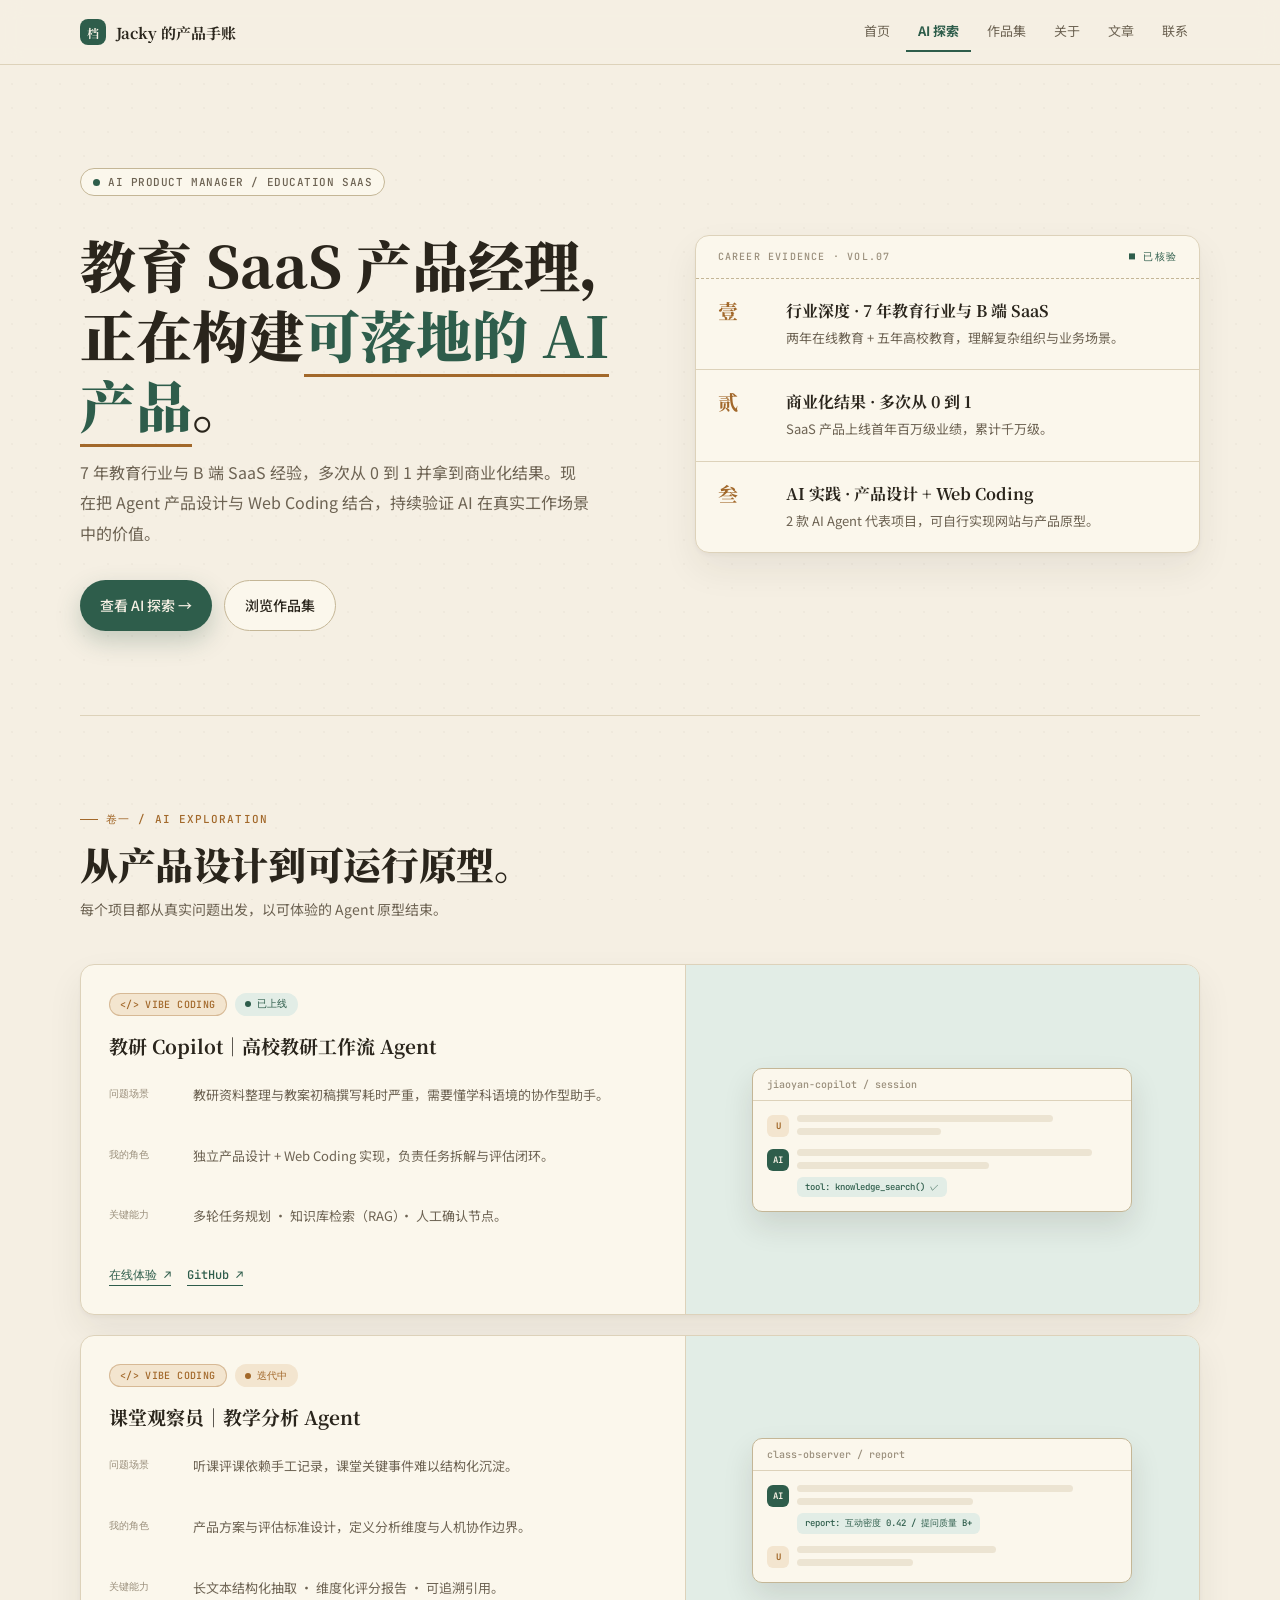
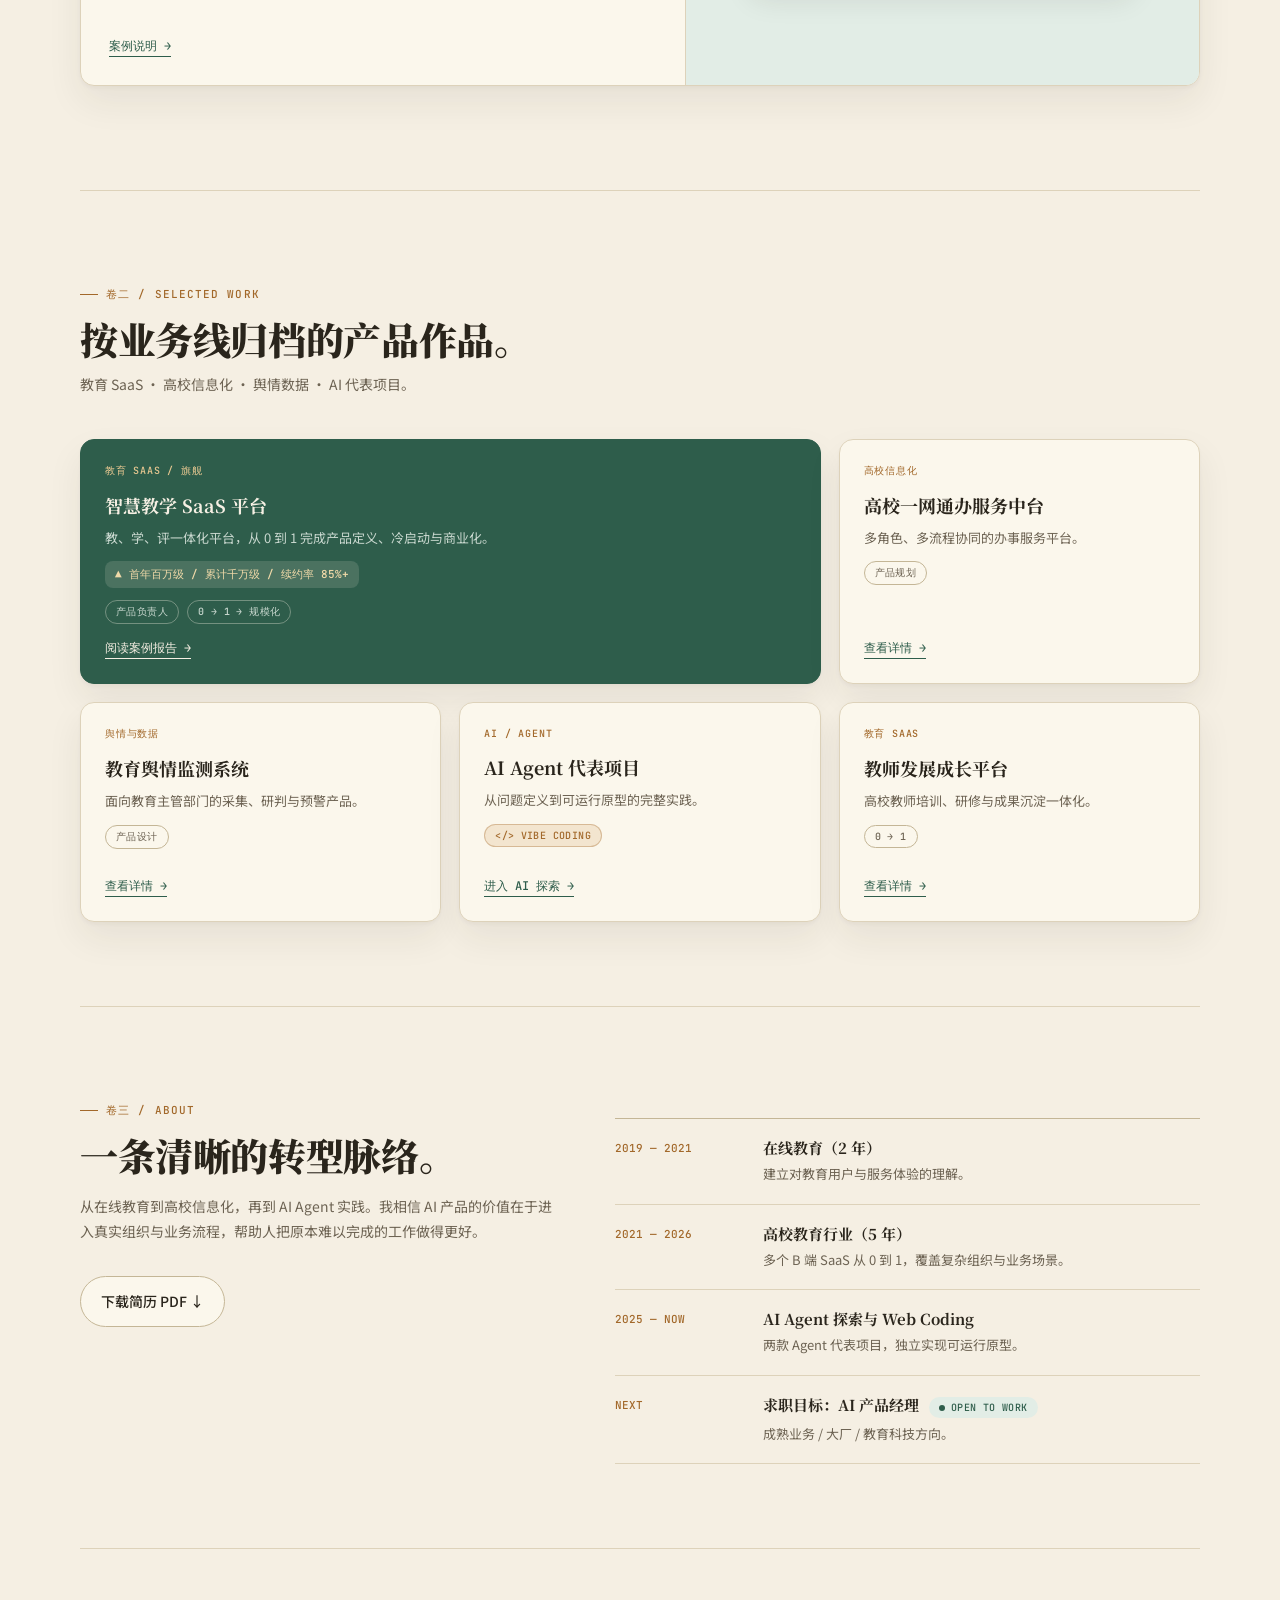
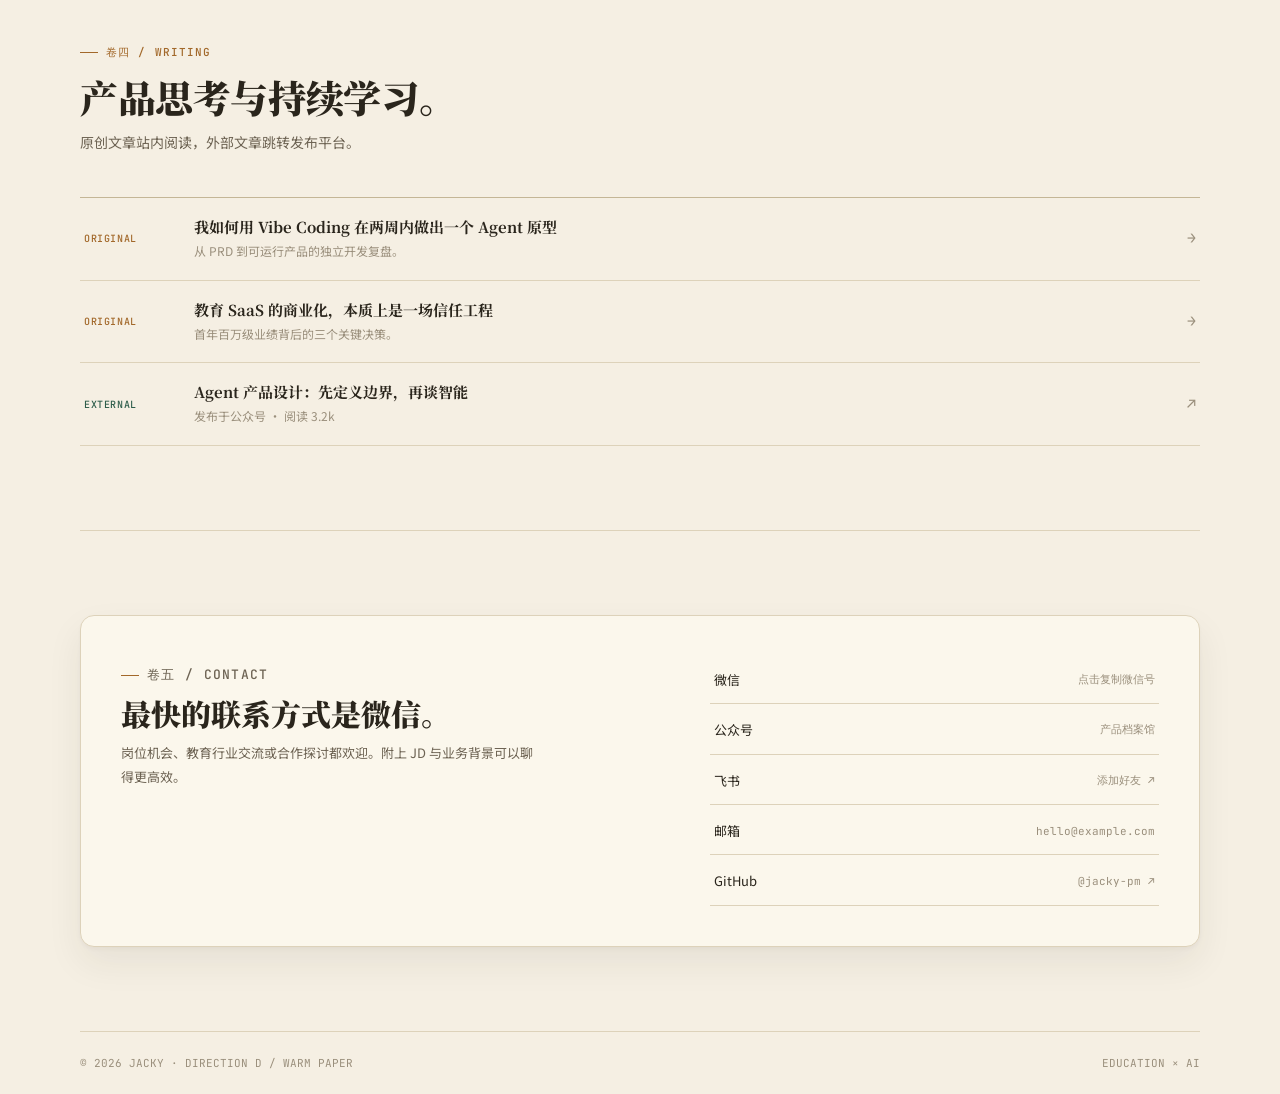
<file: directions/v2/paper.html>
<!doctype html>
<html lang="zh-CN">
  <head>
    <meta charset="UTF-8" />
    <meta name="viewport" content="width=device-width, initial-scale=1.0" />
    <title>方向 D · 暖纸墨色｜Jacky</title>
    <link rel="preconnect" href="https://fonts.googleapis.com" />
    <link rel="preconnect" href="https://fonts.gstatic.com" crossorigin />
    <link href="https://fonts.googleapis.com/css2?family=JetBrains+Mono:wght@400;500&family=Noto+Sans+SC:wght@400;500;700&family=Noto+Serif+SC:wght@600;700;900&display=swap" rel="stylesheet" />
    <style>
      :root {
        --bg: #f5efe3; --paper: #fbf7ec; --ink: #2a251c; --sub: #6d6353; --faint: #9a8f7c;
        --line: #ddd2ba; --line-strong: #c4b696;
        --green: #2e5d4b; --green-soft: #e2ede6; --brass: #a2682a; --brass-soft: #f3e5cf;
        --serif: "Noto Serif SC", serif; --sans: "Noto Sans SC", sans-serif; --mono: "JetBrains Mono", monospace;
        --max: 1120px; --r: 14px;
      }
      * { box-sizing: border-box; }
      body { margin: 0; background: var(--bg); color: var(--ink); font-family: var(--sans); font-size: 15px; line-height: 1.8; }
      body::before { content: ""; position: fixed; inset: 0; pointer-events: none; opacity: .5;
        background-image: radial-gradient(rgb(42 37 28 / 5%) 1px, transparent 1px); background-size: 24px 24px; }
      a { color: inherit; text-decoration: none; }
      .shell { position: relative; width: min(var(--max), calc(100% - 48px)); margin: auto; }
      .mono { font-family: var(--mono); }

      header { position: sticky; top: 0; z-index: 10; background: rgb(245 239 227 / 88%); backdrop-filter: blur(10px); border-bottom: 1px solid var(--line); }
      .nav { height: 64px; display: flex; align-items: center; gap: 20px; }
      .brand { font: 700 15px var(--serif); display: flex; align-items: center; gap: 10px; }
      .brand i { width: 26px; height: 26px; border-radius: 8px; background: var(--green); color: #f5efe3; display: grid; place-items: center; font: 700 12px var(--serif); }
      .nav-links { margin-left: auto; display: flex; gap: 4px; font-size: 13px; color: var(--sub); }
      .nav-links a { padding: 7px 12px; border-radius: 8px; transition: .16s; }
      .nav-links a:hover { color: var(--green); background: var(--green-soft); }
      .nav-links a.hot { color: var(--green); font-weight: 700; border-bottom: 2px solid var(--green); border-radius: 0; }

      .kicker { display: inline-flex; align-items: center; gap: 8px; margin: 0; font: 500 11px var(--mono); letter-spacing: .1em; color: var(--brass); }
      .kicker::before { content: ""; width: 18px; height: 1px; background: var(--brass); }
      section { padding: 84px 0; border-top: 1px solid var(--line); }
      section.first { border-top: 0; }
      h2.sec { margin: 12px 0 8px; font: 900 clamp(26px, 3.2vw, 38px)/1.3 var(--serif); letter-spacing: -.01em; }
      .sec-sub { margin: 0 0 42px; color: var(--sub); font-size: 14px; max-width: 560px; }

      .hero { display: grid; grid-template-columns: 1.05fr .95fr; gap: 56px; align-items: center; padding: 92px 0 84px; border-top: 0; }
      .hero-tag { display: inline-flex; align-items: center; gap: 8px; padding: 6px 12px; border: 1px solid var(--line-strong); border-radius: 999px; background: var(--paper); font: 500 11px var(--mono); letter-spacing: .05em; color: var(--sub); }
      .hero-tag i { width: 7px; height: 7px; border-radius: 50%; background: var(--green); }
      h1 { margin: 22px 0 18px; font: 900 clamp(34px, 4.4vw, 56px)/1.25 var(--serif); }
      h1 em { font-style: normal; color: var(--green); border-bottom: 3px solid var(--brass); }
      .lead { margin: 0; max-width: 510px; color: var(--sub); font-size: 16px; line-height: 1.9; }
      .actions { display: flex; flex-wrap: wrap; gap: 12px; margin-top: 32px; }
      .btn { min-height: 46px; display: inline-flex; align-items: center; gap: 8px; padding: 12px 20px; border-radius: 999px; font-size: 14px; font-weight: 500; transition: .18s; }
      .btn-p { background: var(--green); color: #f5efe3; box-shadow: 0 10px 24px rgb(46 93 75 / 25%); }
      .btn-p:hover { transform: translateY(-2px); box-shadow: 0 14px 30px rgb(46 93 75 / 32%); }
      .btn-g { border: 1px solid var(--line-strong); color: var(--ink); background: var(--paper); }
      .btn-g:hover { border-color: var(--green); color: var(--green); transform: translateY(-2px); }

      .card { background: var(--paper); border: 1px solid var(--line); border-radius: var(--r); box-shadow: 0 2px 4px rgb(42 37 28 / 4%), 0 16px 36px rgb(42 37 28 / 7%); }
      .evidence { overflow: hidden; }
      .evidence-head { display: flex; justify-content: space-between; padding: 14px 22px; border-bottom: 1px dashed var(--line-strong); font: 500 10px var(--mono); letter-spacing: .12em; color: var(--faint); }
      .evidence-head b { color: var(--green); font-weight: 500; }
      .proof { display: grid; grid-template-columns: 54px 1fr; gap: 14px; padding: 20px 22px; }
      .proof + .proof { border-top: 1px solid var(--line); }
      .proof-no { font: 700 20px/1.2 var(--serif); color: var(--brass); }
      .proof h3 { margin: 0; font: 700 16px var(--serif); }
      .proof p { margin: 4px 0 0; font-size: 13px; color: var(--sub); }

      .chip { display: inline-flex; align-items: center; gap: 6px; padding: 4px 10px; border-radius: 999px; font: 500 10px var(--mono); letter-spacing: .04em; }
      .chip-vibe { background: var(--brass-soft); color: var(--brass); border: 1px solid rgb(162 104 42 / 35%); }
      .chip-vibe::before { content: "</>"; }
      .chip-live { background: var(--green-soft); color: var(--green); }
      .chip-live::before { content: ""; width: 6px; height: 6px; border-radius: 50%; background: currentColor; }
      .chip-iter { background: var(--brass-soft); color: var(--brass); }
      .chip-iter::before { content: ""; width: 6px; height: 6px; border-radius: 50%; background: currentColor; }
      .chip-line { border: 1px solid var(--line-strong); color: var(--sub); }

      .agent { display: grid; grid-template-columns: 1.08fr .92fr; overflow: hidden; margin-bottom: 20px; transition: .2s; }
      .agent:hover { transform: translateY(-3px); box-shadow: 0 22px 44px rgb(42 37 28 / 12%); }
      .agent-info { padding: 28px; display: flex; flex-direction: column; align-items: flex-start; gap: 12px; }
      .agent-info h3 { margin: 4px 0 0; font: 700 19px var(--serif); }
      .arow { display: grid; grid-template-columns: 72px 1fr; gap: 12px; width: 100%; font-size: 13px; line-height: 1.75; }
      .arow dt { margin: 0; font: 500 10px var(--mono); color: var(--faint); padding-top: 3px; }
      .arow dd { margin: 0; color: var(--sub); }
      .agent-links { display: flex; gap: 16px; margin-top: auto; padding-top: 14px; }
      .agent-links a { font: 500 12px var(--mono); color: var(--green); border-bottom: 1px solid var(--green); padding-bottom: 1px; }
      .agent-links a:hover { color: var(--brass); border-color: var(--brass); }
      .agent-view { display: grid; place-items: center; padding: 26px; border-left: 1px solid var(--line); background: var(--green-soft); }
      .mock { width: 100%; max-width: 380px; background: var(--paper); border: 1px solid var(--line-strong); border-radius: 10px; overflow: hidden; box-shadow: 0 14px 30px rgb(42 37 28 / 12%); }
      .mock-bar { padding: 9px 14px; border-bottom: 1px solid var(--line); font: 500 10px var(--mono); color: var(--faint); }
      .mock-body { padding: 14px; display: grid; gap: 12px; }
      .msg { display: grid; grid-template-columns: 22px 1fr; gap: 8px; align-items: start; }
      .avatar { width: 22px; height: 22px; border-radius: 6px; display: grid; place-items: center; font: 700 9px var(--mono); }
      .avatar.u { background: var(--brass-soft); color: var(--brass); }
      .avatar.a { background: var(--green); color: #f5efe3; }
      .lines i { display: block; height: 7px; border-radius: 5px; background: #ece4d2; }
      .lines i + i { margin-top: 6px; }
      .tool { display: inline-flex; margin-top: 8px; padding: 4px 8px; border-radius: 6px; background: var(--green-soft); color: var(--green); font: 500 9px var(--mono); }

      .work-grid { display: grid; grid-template-columns: repeat(3, 1fr); gap: 18px; }
      .work { padding: 24px; display: flex; flex-direction: column; align-items: flex-start; min-height: 220px; transition: .2s; }
      .work:hover { transform: translateY(-4px); box-shadow: 0 22px 44px rgb(42 37 28 / 12%); }
      .work.wide { grid-column: span 2; background: var(--green); color: #f5efe3; border-color: var(--green); }
      .work.wide p { color: #c9d8cf; }
      .work.wide .work-board { color: #e8c891; }
      .work.wide .chip-line { border-color: rgb(245 239 227 / 35%); color: #c9d8cf; }
      .work.wide .more { color: #f5efe3; border-color: #f5efe3; }
      .work-board { font: 500 10px var(--mono); letter-spacing: .08em; color: var(--brass); }
      .work h3 { margin: 14px 0 8px; font: 700 18px var(--serif); }
      .work p { margin: 0; font-size: 13px; color: var(--sub); }
      .result { margin-top: 12px; padding: 6px 10px; border-radius: 8px; background: rgb(245 239 227 / 14%); font: 500 11px var(--mono); color: #f0d9a8; }
      .chips { display: flex; flex-wrap: wrap; gap: 8px; margin-top: 12px; }
      .work .more { margin-top: auto; padding-top: 16px; font: 500 12px var(--mono); color: var(--green); border-bottom: 1px solid var(--green); padding-bottom: 1px; }

      .about-grid { display: grid; grid-template-columns: .9fr 1.1fr; gap: 56px; }
      .about-grid p.intro2 { margin: 14px 0 0; color: var(--sub); font-size: 14px; }
      .timeline { border-top: 1px solid var(--line-strong); }
      .t-item { display: grid; grid-template-columns: 128px 1fr; gap: 20px; padding: 18px 0; border-bottom: 1px solid var(--line); }
      .t-item time { font: 500 11px var(--mono); color: var(--brass); padding-top: 4px; }
      .t-item h3 { margin: 0; font: 700 15px var(--serif); }
      .t-item p { margin: 4px 0 0; font-size: 13px; color: var(--sub); }

      .article-list { border-top: 1px solid var(--line-strong); }
      .article { display: grid; grid-template-columns: 90px 1fr auto; gap: 8px 20px; align-items: center; padding: 18px 4px; border-bottom: 1px solid var(--line); transition: .15s; }
      .article:hover { background: var(--paper); }
      .atype { font: 500 10px var(--mono); letter-spacing: .06em; }
      .atype.o { color: var(--brass); } .atype.e { color: var(--green); }
      .article h3 { margin: 0; font: 700 15px var(--serif); }
      .article p { margin: 3px 0 0; font-size: 12px; color: var(--faint); }
      .article .go { font-family: var(--mono); color: var(--faint); }
      .article:hover .go { color: var(--green); }

      .contact { display: grid; grid-template-columns: 1.1fr .9fr; gap: 40px; padding: 40px; }
      .contact h2 { margin: 10px 0 8px; font: 900 clamp(22px, 2.6vw, 30px)/1.3 var(--serif); }
      .contact p { margin: 0; color: var(--sub); font-size: 13px; max-width: 420px; }
      .c-links { display: grid; gap: 2px; align-content: start; }
      .c-links a { display: flex; align-items: center; gap: 12px; padding: 12px 4px; border-bottom: 1px solid var(--line); font-size: 13px; }
      .c-links a:hover { color: var(--green); }
      .c-links .v { margin-left: auto; font: 400 11px var(--mono); color: var(--faint); }

      footer { border-top: 1px solid var(--line); padding: 24px 0; display: flex; justify-content: space-between; font: 400 11px var(--mono); color: var(--faint); }

      @media (max-width: 860px) {
        .hero, .about-grid, .contact { grid-template-columns: 1fr; }
        .agent { grid-template-columns: 1fr; }
        .agent-view { border-left: 0; border-top: 1px solid var(--line); }
        .work-grid { grid-template-columns: 1fr; }
        .work.wide { grid-column: span 1; }
        .nav-links { display: none; }
        section { padding: 56px 0; }
        .hero { padding: 60px 0; }
      }
    </style>
  </head>
  <body>
    <header>
      <div class="shell nav">
        <a class="brand" href="#top"><i>档</i>Jacky 的产品手账</a>
        <nav class="nav-links">
          <a href="#top">首页</a><a href="#ai" class="hot">AI 探索</a><a href="#work">作品集</a><a href="#about">关于</a><a href="#articles">文章</a><a href="#contact">联系</a>
        </nav>
      </div>
    </header>
    <main class="shell" id="top">
      <!-- HERO -->
      <section class="hero first">
        <div>
          <p class="hero-tag"><i></i>AI PRODUCT MANAGER / EDUCATION SAAS</p>
          <h1>教育 SaaS 产品经理，<br />正在构建<em>可落地的 AI 产品</em>。</h1>
          <p class="lead">7 年教育行业与 B 端 SaaS 经验，多次从 0 到 1 并拿到商业化结果。现在把 Agent 产品设计与 Web Coding 结合，持续验证 AI 在真实工作场景中的价值。</p>
          <div class="actions">
            <a class="btn btn-p" href="#ai">查看 AI 探索 →</a>
            <a class="btn btn-g" href="#work">浏览作品集</a>
          </div>
        </div>
        <aside class="card evidence">
          <div class="evidence-head"><span>CAREER EVIDENCE · VOL.07</span><b>■ 已核验</b></div>
          <div class="proof"><span class="proof-no">壹</span><div><h3>行业深度 · 7 年教育行业与 B 端 SaaS</h3><p>两年在线教育 + 五年高校教育，理解复杂组织与业务场景。</p></div></div>
          <div class="proof"><span class="proof-no">贰</span><div><h3>商业化结果 · 多次从 0 到 1</h3><p>SaaS 产品上线首年百万级业绩，累计千万级。</p></div></div>
          <div class="proof"><span class="proof-no">叁</span><div><h3>AI 实践 · 产品设计 + Web Coding</h3><p>2 款 AI Agent 代表项目，可自行实现网站与产品原型。</p></div></div>
        </aside>
      </section>

      <!-- AI 探索 -->
      <section id="ai">
        <p class="kicker">卷一 / AI EXPLORATION</p>
        <h2 class="sec">从产品设计到可运行原型。</h2>
        <p class="sec-sub">每个项目都从真实问题出发，以可体验的 Agent 原型结束。</p>
        <article class="card agent">
          <div class="agent-info">
            <div class="chips" style="margin:0"><span class="chip chip-vibe">VIBE CODING</span><span class="chip chip-live">已上线</span></div>
            <h3>教研 Copilot｜高校教研工作流 Agent</h3>
            <dl class="arow"><dt>问题场景</dt><dd>教研资料整理与教案初稿撰写耗时严重，需要懂学科语境的协作型助手。</dd></dl>
            <dl class="arow"><dt>我的角色</dt><dd>独立产品设计 + Web Coding 实现，负责任务拆解与评估闭环。</dd></dl>
            <dl class="arow"><dt>关键能力</dt><dd>多轮任务规划 · 知识库检索（RAG）· 人工确认节点。</dd></dl>
            <div class="agent-links"><a href="#">在线体验 ↗</a><a href="#">GitHub ↗</a></div>
          </div>
          <div class="agent-view"><div class="mock"><div class="mock-bar">jiaoyan-copilot / session</div><div class="mock-body"><div class="msg"><span class="avatar u">U</span><span class="lines"><i style="width:80%"></i><i style="width:45%"></i></span></div><div class="msg"><span class="avatar a">AI</span><span><span class="lines"><i style="width:92%"></i><i style="width:60%"></i></span><span class="tool">tool: knowledge_search() ✓</span></span></div></div></div></div>
        </article>
        <article class="card agent">
          <div class="agent-info">
            <div class="chips" style="margin:0"><span class="chip chip-vibe">VIBE CODING</span><span class="chip chip-iter">迭代中</span></div>
            <h3>课堂观察员｜教学分析 Agent</h3>
            <dl class="arow"><dt>问题场景</dt><dd>听课评课依赖手工记录，课堂关键事件难以结构化沉淀。</dd></dl>
            <dl class="arow"><dt>我的角色</dt><dd>产品方案与评估标准设计，定义分析维度与人机协作边界。</dd></dl>
            <dl class="arow"><dt>关键能力</dt><dd>长文本结构化抽取 · 维度化评分报告 · 可追溯引用。</dd></dl>
            <div class="agent-links"><a href="#">案例说明 →</a></div>
          </div>
          <div class="agent-view"><div class="mock"><div class="mock-bar">class-observer / report</div><div class="mock-body"><div class="msg"><span class="avatar a">AI</span><span><span class="lines"><i style="width:86%"></i><i style="width:55%"></i></span><span class="tool">report: 互动密度 0.42 / 提问质量 B+</span></span></div><div class="msg"><span class="avatar u">U</span><span class="lines"><i style="width:62%"></i><i style="width:36%"></i></span></div></div></div></div>
        </article>
      </section>

      <!-- 作品集 -->
      <section id="work">
        <p class="kicker">卷二 / SELECTED WORK</p>
        <h2 class="sec">按业务线归档的产品作品。</h2>
        <p class="sec-sub">教育 SaaS · 高校信息化 · 舆情数据 · AI 代表项目。</p>
        <div class="work-grid">
          <article class="card work wide"><span class="work-board">教育 SAAS / 旗舰</span><h3>智慧教学 SaaS 平台</h3><p>教、学、评一体化平台，从 0 到 1 完成产品定义、冷启动与商业化。</p><div class="result">▲ 首年百万级 / 累计千万级 / 续约率 85%+</div><div class="chips"><span class="chip chip-line">产品负责人</span><span class="chip chip-line">0 → 1 → 规模化</span></div><a class="more" href="#">阅读案例报告 →</a></article>
          <article class="card work"><span class="work-board">高校信息化</span><h3>高校一网通办服务中台</h3><p>多角色、多流程协同的办事服务平台。</p><div class="chips"><span class="chip chip-line">产品规划</span></div><a class="more" href="#">查看详情 →</a></article>
          <article class="card work"><span class="work-board">舆情与数据</span><h3>教育舆情监测系统</h3><p>面向教育主管部门的采集、研判与预警产品。</p><div class="chips"><span class="chip chip-line">产品设计</span></div><a class="more" href="#">查看详情 →</a></article>
          <article class="card work"><span class="work-board">AI / AGENT</span><h3>AI Agent 代表项目</h3><p>从问题定义到可运行原型的完整实践。</p><div class="chips"><span class="chip chip-vibe">VIBE CODING</span></div><a class="more" href="#ai">进入 AI 探索 →</a></article>
          <article class="card work"><span class="work-board">教育 SAAS</span><h3>教师发展成长平台</h3><p>高校教师培训、研修与成果沉淀一体化。</p><div class="chips"><span class="chip chip-line">0 → 1</span></div><a class="more" href="#">查看详情 →</a></article>
        </div>
      </section>

      <!-- 关于 -->
      <section id="about">
        <p class="kicker">卷三 / ABOUT</p>
        <div class="about-grid">
          <div>
            <h2 class="sec" style="margin-top:12px">一条清晰的转型脉络。</h2>
            <p class="intro2">从在线教育到高校信息化，再到 AI Agent 实践。我相信 AI 产品的价值在于进入真实组织与业务流程，帮助人把原本难以完成的工作做得更好。</p>
            <div class="actions"><a class="btn btn-g" href="#">下载简历 PDF ↓</a></div>
          </div>
          <div class="timeline">
            <div class="t-item"><time>2019 — 2021</time><div><h3>在线教育（2 年）</h3><p>建立对教育用户与服务体验的理解。</p></div></div>
            <div class="t-item"><time>2021 — 2026</time><div><h3>高校教育行业（5 年）</h3><p>多个 B 端 SaaS 从 0 到 1，覆盖复杂组织与业务场景。</p></div></div>
            <div class="t-item"><time>2025 — NOW</time><div><h3>AI Agent 探索与 Web Coding</h3><p>两款 Agent 代表项目，独立实现可运行原型。</p></div></div>
            <div class="t-item"><time>NEXT</time><div><h3>求职目标：AI 产品经理 <span class="chip chip-live" style="margin-left:6px">OPEN TO WORK</span></h3><p>成熟业务 / 大厂 / 教育科技方向。</p></div></div>
          </div>
        </div>
      </section>

      <!-- 文章 -->
      <section id="articles">
        <p class="kicker">卷四 / WRITING</p>
        <h2 class="sec">产品思考与持续学习。</h2>
        <p class="sec-sub">原创文章站内阅读，外部文章跳转发布平台。</p>
        <div class="article-list">
          <a class="article" href="#"><span class="atype o">ORIGINAL</span><div><h3>我如何用 Vibe Coding 在两周内做出一个 Agent 原型</h3><p>从 PRD 到可运行产品的独立开发复盘。</p></div><span class="go">→</span></a>
          <a class="article" href="#"><span class="atype o">ORIGINAL</span><div><h3>教育 SaaS 的商业化，本质上是一场信任工程</h3><p>首年百万级业绩背后的三个关键决策。</p></div><span class="go">→</span></a>
          <a class="article" href="#"><span class="atype e">EXTERNAL</span><div><h3>Agent 产品设计：先定义边界，再谈智能</h3><p>发布于公众号 · 阅读 3.2k</p></div><span class="go">↗</span></a>
        </div>
      </section>

      <!-- 联系 -->
      <section id="contact">
        <div class="card contact">
          <div>
            <p class="kicker">卷五 / CONTACT</p>
            <h2>最快的联系方式是微信。</h2>
            <p>岗位机会、教育行业交流或合作探讨都欢迎。附上 JD 与业务背景可以聊得更高效。</p>
          </div>
          <div class="c-links">
            <a href="#">微信<span class="v">点击复制微信号</span></a>
            <a href="#">公众号<span class="v">产品档案馆</span></a>
            <a href="#">飞书<span class="v">添加好友 ↗</span></a>
            <a href="#">邮箱<span class="v">hello@example.com</span></a>
            <a href="#">GitHub<span class="v">@jacky-pm ↗</span></a>
          </div>
        </div>
      </section>
    </main>
    <footer class="shell"><span>© 2026 JACKY · DIRECTION D / WARM PAPER</span><span>EDUCATION × AI</span></footer>
  </body>
</html>
</file>
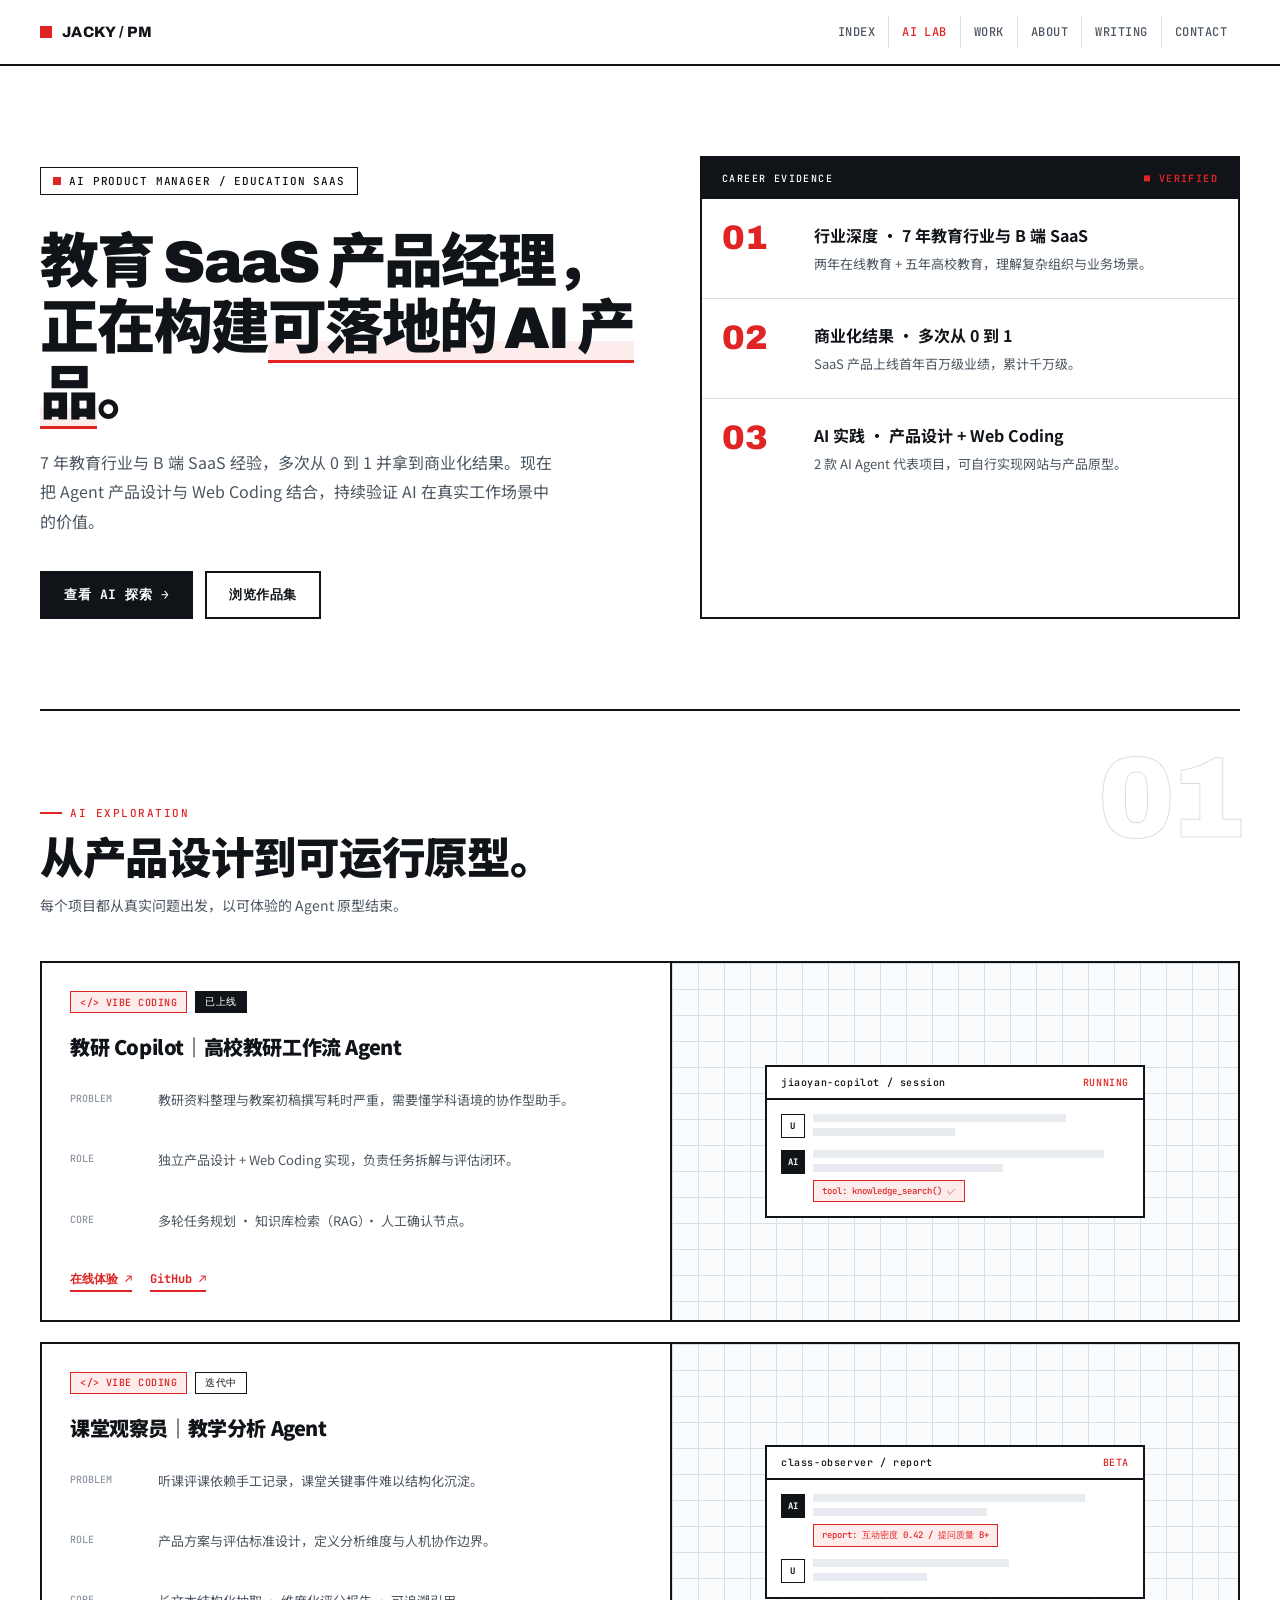
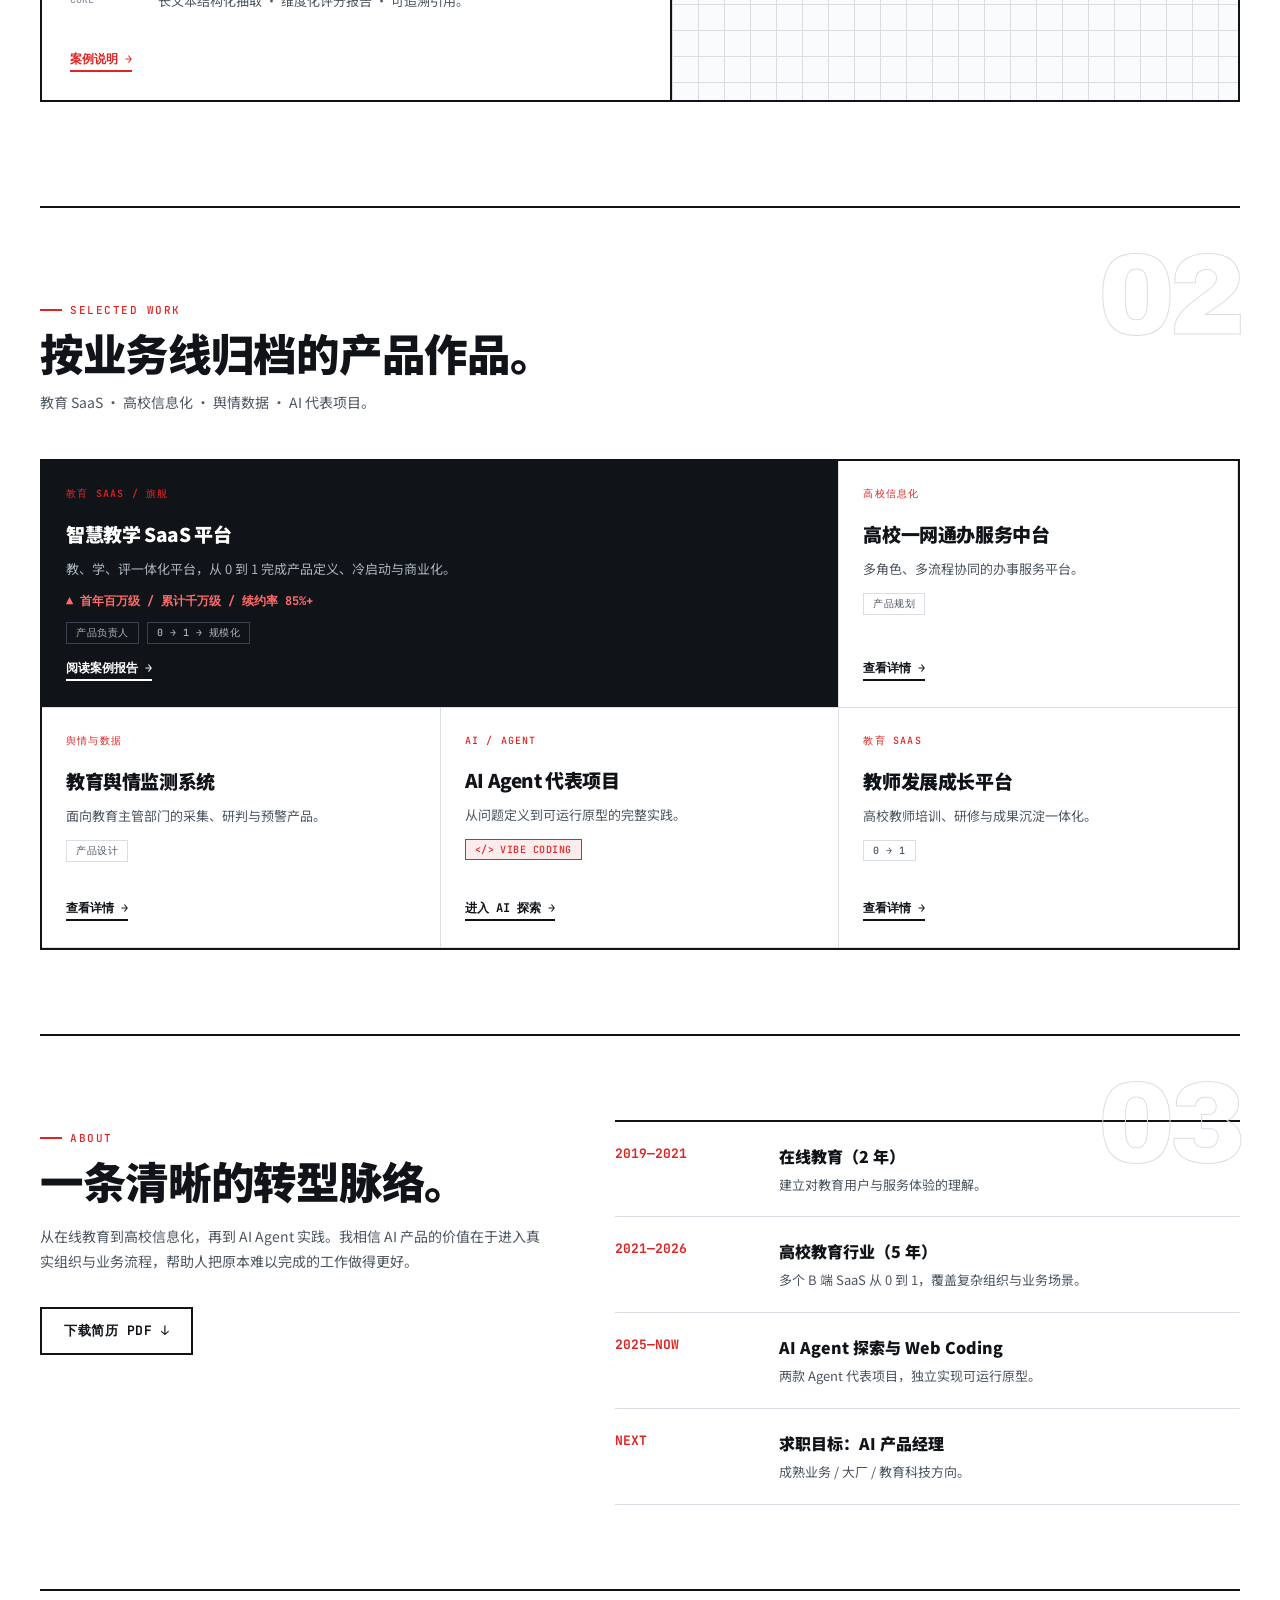
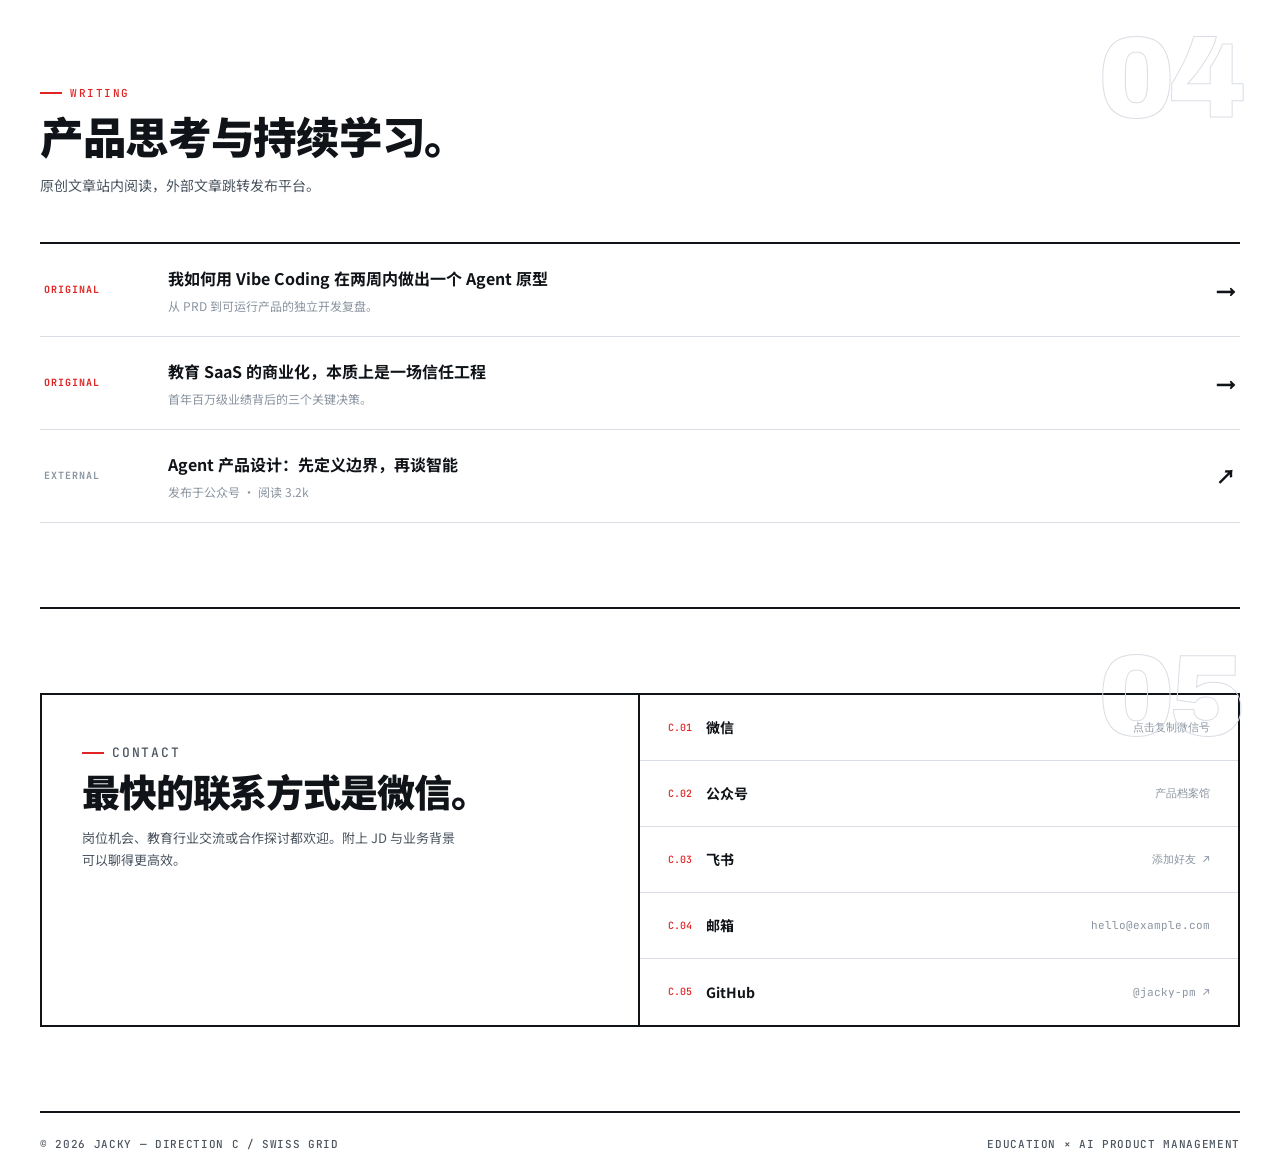
<file: directions/v2/swiss.html>
<!doctype html>
<html lang="zh-CN">
  <head>
    <meta charset="UTF-8" />
    <meta name="viewport" content="width=device-width, initial-scale=1.0" />
    <title>方向 C · 瑞士网格｜Jacky</title>
    <link rel="preconnect" href="https://fonts.googleapis.com" />
    <link rel="preconnect" href="https://fonts.gstatic.com" crossorigin />
    <link href="https://fonts.googleapis.com/css2?family=Archivo:wght@500;700;800;900&family=JetBrains+Mono:wght@400;500&family=Noto+Sans+SC:wght@400;500;700;900&display=swap" rel="stylesheet" />
    <style>
      :root {
        --bg: #ffffff; --ink: #101418; --sub: #4c5661; --faint: #8b95a1;
        --line: #101418; --line-soft: #d9dee4;
        --red: #e02424; --red-soft: #fdecec;
        --sans: "Noto Sans SC", "Archivo", sans-serif; --disp: "Archivo", "Noto Sans SC", sans-serif; --mono: "JetBrains Mono", monospace;
        --max: 1200px;
      }
      * { box-sizing: border-box; }
      body { margin: 0; background: var(--bg); color: var(--ink); font-family: var(--sans); font-size: 15px; line-height: 1.75; }
      a { color: inherit; text-decoration: none; }
      .shell { width: min(var(--max), calc(100% - 48px)); margin: auto; }
      .mono { font-family: var(--mono); }

      header { position: sticky; top: 0; z-index: 10; background: rgb(255 255 255 / 92%); backdrop-filter: blur(10px); border-bottom: 2px solid var(--line); }
      .nav { height: 64px; display: flex; align-items: center; gap: 20px; }
      .brand { font: 800 15px var(--disp); letter-spacing: .02em; display: flex; align-items: center; gap: 10px; }
      .brand i { width: 12px; height: 12px; background: var(--red); }
      .nav-links { margin-left: auto; display: flex; }
      .nav-links a { padding: 8px 13px; font: 500 12px var(--mono); letter-spacing: .04em; color: var(--sub); border-left: 1px solid var(--line-soft); transition: .15s; }
      .nav-links a:first-child { border-left: 0; }
      .nav-links a:hover { color: var(--ink); background: var(--red-soft); }
      .nav-links a.hot { color: var(--red); }

      .kicker { display: inline-flex; align-items: center; gap: 8px; margin: 0; font: 500 11px var(--mono); letter-spacing: .14em; text-transform: uppercase; color: var(--red); }
      .kicker::before { content: ""; width: 22px; height: 2px; background: var(--red); }
      section { padding: 84px 0; border-top: 2px solid var(--line); position: relative; }
      section.first { border-top: 0; }
      .sec-no { position: absolute; top: 30px; right: 0; font: 900 clamp(60px, 9vw, 120px)/1 var(--disp); letter-spacing: -.05em; color: transparent; -webkit-text-stroke: 1px var(--line-soft); pointer-events: none; }
      h2.sec { margin: 14px 0 8px; font: 900 clamp(28px, 3.4vw, 44px)/1.15 var(--disp); letter-spacing: -.03em; }
      .sec-sub { margin: 0 0 44px; color: var(--sub); font-size: 14px; max-width: 560px; }

      .hero { display: grid; grid-template-columns: 1.1fr .9fr; gap: 0; padding: 90px 0; border-top: 0; }
      .hero-l { padding-right: 56px; }
      .hero-tag { display: inline-flex; align-items: center; gap: 8px; padding: 6px 12px; border: 1.5px solid var(--line); font: 500 11px var(--mono); letter-spacing: .08em; }
      .hero-tag i { width: 8px; height: 8px; background: var(--red); }
      h1 { margin: 24px 0 20px; font: 900 clamp(36px, 4.6vw, 62px)/1.12 var(--disp); letter-spacing: -.035em; }
      h1 u { text-decoration: none; box-shadow: inset 0 -.32em 0 var(--red-soft); border-bottom: 3px solid var(--red); }
      .lead { margin: 0; max-width: 520px; color: var(--sub); font-size: 16px; line-height: 1.85; }
      .actions { display: flex; flex-wrap: wrap; gap: 12px; margin-top: 34px; }
      .btn { min-height: 48px; display: inline-flex; align-items: center; gap: 10px; padding: 13px 22px; font: 700 13px var(--mono); letter-spacing: .04em; transition: .15s; }
      .btn-p { background: var(--ink); color: #fff; border: 2px solid var(--ink); }
      .btn-p:hover { background: var(--red); border-color: var(--red); }
      .btn-g { border: 2px solid var(--ink); color: var(--ink); }
      .btn-g:hover { background: var(--ink); color: #fff; }

      .evidence { border: 2px solid var(--line); }
      .evidence-head { display: flex; justify-content: space-between; padding: 14px 20px; background: var(--ink); color: #fff; font: 500 10px var(--mono); letter-spacing: .14em; }
      .evidence-head b { color: var(--red); -webkit-text-stroke: 0; }
      .proof { display: grid; grid-template-columns: 76px 1fr; gap: 16px; padding: 22px 20px; border-bottom: 1px solid var(--line-soft); }
      .proof:last-child { border-bottom: 0; }
      .proof-no { font: 900 34px/1 var(--disp); color: var(--red); }
      .proof h3 { margin: 0; font-size: 16px; font-weight: 700; }
      .proof p { margin: 4px 0 0; font-size: 13px; color: var(--sub); }

      .chip { display: inline-flex; align-items: center; gap: 6px; padding: 3px 9px; font: 500 10px var(--mono); letter-spacing: .05em; border: 1.5px solid var(--ink); }
      .chip-vibe { border-color: var(--red); color: var(--red); background: var(--red-soft); }
      .chip-vibe::before { content: "</>"; }
      .chip-live { background: var(--ink); color: #fff; border-color: var(--ink); }
      .chip-iter { background: #fff; color: var(--ink); }
      .chip-line { border-color: var(--line-soft); color: var(--sub); }

      .agent { display: grid; grid-template-columns: 1.05fr .95fr; border: 2px solid var(--line); margin-bottom: 20px; transition: .18s; }
      .agent:hover { box-shadow: 10px 10px 0 var(--red-soft); transform: translate(-3px, -3px); }
      .agent-info { padding: 28px; display: flex; flex-direction: column; align-items: flex-start; gap: 12px; }
      .agent-info h3 { margin: 4px 0 0; font-size: 20px; font-weight: 900; letter-spacing: -.02em; }
      .arow { display: grid; grid-template-columns: 76px 1fr; gap: 12px; width: 100%; font-size: 13px; line-height: 1.7; }
      .arow dt { margin: 0; font: 500 10px var(--mono); color: var(--faint); padding-top: 3px; text-transform: uppercase; }
      .arow dd { margin: 0; color: var(--sub); }
      .agent-links { display: flex; gap: 18px; margin-top: auto; padding-top: 14px; }
      .agent-links a { font: 700 12px var(--mono); color: var(--red); border-bottom: 2px solid var(--red); padding-bottom: 2px; }
      .agent-links a:hover { background: var(--red-soft); }
      .agent-view { display: grid; place-items: center; padding: 26px; border-left: 2px solid var(--line); background:
        linear-gradient(var(--line-soft) 1px, transparent 1px) 0 0/100% 26px,
        linear-gradient(90deg, var(--line-soft) 1px, transparent 1px) 0 0/26px 100%, #fafbfc; }
      .mock { width: 100%; max-width: 380px; background: #fff; border: 2px solid var(--line); }
      .mock-bar { padding: 9px 14px; border-bottom: 2px solid var(--line); font: 500 10px var(--mono); letter-spacing: .06em; display: flex; justify-content: space-between; }
      .mock-bar b { color: var(--red); font-weight: 500; }
      .mock-body { padding: 14px; display: grid; gap: 12px; }
      .msg { display: grid; grid-template-columns: 24px 1fr; gap: 8px; align-items: start; }
      .avatar { width: 24px; height: 24px; display: grid; place-items: center; font: 700 9px var(--mono); border: 1.5px solid var(--line); }
      .avatar.a { background: var(--ink); color: #fff; border-color: var(--ink); }
      .lines i { display: block; height: 8px; background: #e8ecf0; }
      .lines i + i { margin-top: 6px; }
      .tool { display: inline-flex; margin-top: 8px; padding: 4px 8px; background: var(--red-soft); color: var(--red); font: 500 9px var(--mono); border: 1px solid var(--red); }

      .work-grid { display: grid; grid-template-columns: repeat(3, 1fr); gap: 0; border: 2px solid var(--line); }
      .work { padding: 26px 24px; display: flex; flex-direction: column; align-items: flex-start; min-height: 240px; border-right: 1px solid var(--line-soft); border-bottom: 1px solid var(--line-soft); transition: .15s; position: relative; }
      .work:hover { background: var(--red-soft); }
      .work.wide { grid-column: span 2; background: var(--ink); color: #fff; }
      .work.wide:hover { background: #1a2129; }
      .work.wide p { color: #aab4c0; }
      .work.wide .work-board { color: var(--red); }
      .work.wide .more { color: #fff; border-color: #fff; }
      .work-board { font: 500 10px var(--mono); letter-spacing: .12em; text-transform: uppercase; color: var(--red); }
      .work h3 { margin: 16px 0 8px; font-size: 19px; font-weight: 900; letter-spacing: -.02em; }
      .work p { margin: 0; font-size: 13px; color: var(--sub); }
      .result { margin-top: 12px; font: 700 12px var(--mono); color: var(--red); }
      .work.wide .result { color: #ff6b6b; }
      .chips { display: flex; flex-wrap: wrap; gap: 8px; margin-top: 12px; }
      .work.wide .chip-line { border-color: #39434f; color: #aab4c0; }
      .work .more { margin-top: auto; padding-top: 16px; font: 700 12px var(--mono); color: var(--ink); border-bottom: 2px solid var(--ink); padding-bottom: 2px; }
      .work .more:hover { color: var(--red); border-color: var(--red); }

      .about-grid { display: grid; grid-template-columns: .9fr 1.1fr; gap: 64px; }
      .about-grid p.intro2 { margin: 14px 0 0; color: var(--sub); font-size: 14px; }
      .timeline { border-top: 2px solid var(--line); }
      .t-item { display: grid; grid-template-columns: 140px 1fr; gap: 24px; padding: 20px 0; border-bottom: 1px solid var(--line-soft); }
      .t-item time { font: 700 13px var(--mono); color: var(--red); padding-top: 3px; }
      .t-item h3 { margin: 0; font-size: 16px; font-weight: 900; }
      .t-item p { margin: 4px 0 0; font-size: 13px; color: var(--sub); }

      .article-list { border-top: 2px solid var(--line); }
      .article { display: grid; grid-template-columns: 100px 1fr auto; gap: 8px 24px; align-items: center; padding: 20px 4px; border-bottom: 1px solid var(--line-soft); transition: .15s; }
      .article:hover { background: var(--red-soft); }
      .atype { font: 700 10px var(--mono); letter-spacing: .1em; }
      .atype.o { color: var(--red); } .atype.e { color: var(--faint); }
      .article h3 { margin: 0; font-size: 16px; font-weight: 700; }
      .article p { margin: 3px 0 0; font-size: 12px; color: var(--faint); }
      .article .go { font: 900 20px var(--disp); }
      .article:hover .go { color: var(--red); }

      .contact { display: grid; grid-template-columns: 1fr 1fr; border: 2px solid var(--line); }
      .contact-l { padding: 40px; border-right: 2px solid var(--line); }
      .contact-l h2 { margin: 12px 0 10px; font: 900 clamp(26px, 3vw, 38px)/1.15 var(--disp); letter-spacing: -.03em; }
      .contact-l p { margin: 0; color: var(--sub); font-size: 13px; max-width: 380px; }
      .contact-r { display: grid; }
      .c-item { display: flex; align-items: center; gap: 14px; padding: 0 28px; min-height: 66px; border-bottom: 1px solid var(--line-soft); font: 700 14px var(--sans); transition: .15s; }
      .c-item:last-child { border-bottom: 0; }
      .c-item:hover { background: var(--ink); color: #fff; }
      .c-item .idx { font: 500 10px var(--mono); color: var(--red); }
      .c-item .v { margin-left: auto; font: 400 11px var(--mono); color: var(--faint); }
      .c-item:hover .v { color: #aab4c0; }

      footer { border-top: 2px solid var(--line); padding: 24px 0; display: flex; justify-content: space-between; font: 500 11px var(--mono); letter-spacing: .06em; color: var(--sub); }

      @media (max-width: 860px) {
        .hero, .about-grid, .contact { grid-template-columns: 1fr; }
        .hero-l { padding-right: 0; margin-bottom: 40px; }
        .agent { grid-template-columns: 1fr; }
        .agent-view { border-left: 0; border-top: 2px solid var(--line); }
        .work-grid { grid-template-columns: 1fr; }
        .work.wide { grid-column: span 1; }
        .contact-l { border-right: 0; border-bottom: 2px solid var(--line); }
        .nav-links { display: none; }
        .sec-no { display: none; }
        section { padding: 56px 0; }
        .hero { padding: 56px 0; }
      }
    </style>
  </head>
  <body>
    <header>
      <div class="shell nav">
        <a class="brand" href="#top"><i></i>JACKY / PM</a>
        <nav class="nav-links">
          <a href="#top">INDEX</a><a href="#ai" class="hot">AI LAB</a><a href="#work">WORK</a><a href="#about">ABOUT</a><a href="#articles">WRITING</a><a href="#contact">CONTACT</a>
        </nav>
      </div>
    </header>
    <main class="shell" id="top">
      <!-- HERO -->
      <section class="hero first">
        <div class="hero-l">
          <p class="hero-tag"><i></i>AI PRODUCT MANAGER / EDUCATION SAAS</p>
          <h1>教育 SaaS 产品经理，正在构建<u>可落地的 AI 产品</u>。</h1>
          <p class="lead">7 年教育行业与 B 端 SaaS 经验，多次从 0 到 1 并拿到商业化结果。现在把 Agent 产品设计与 Web Coding 结合，持续验证 AI 在真实工作场景中的价值。</p>
          <div class="actions">
            <a class="btn btn-p" href="#ai">查看 AI 探索 →</a>
            <a class="btn btn-g" href="#work">浏览作品集</a>
          </div>
        </div>
        <aside class="evidence">
          <div class="evidence-head"><span>CAREER EVIDENCE</span><b>■ VERIFIED</b></div>
          <div class="proof"><span class="proof-no">01</span><div><h3>行业深度 · 7 年教育行业与 B 端 SaaS</h3><p>两年在线教育 + 五年高校教育，理解复杂组织与业务场景。</p></div></div>
          <div class="proof"><span class="proof-no">02</span><div><h3>商业化结果 · 多次从 0 到 1</h3><p>SaaS 产品上线首年百万级业绩，累计千万级。</p></div></div>
          <div class="proof"><span class="proof-no">03</span><div><h3>AI 实践 · 产品设计 + Web Coding</h3><p>2 款 AI Agent 代表项目，可自行实现网站与产品原型。</p></div></div>
        </aside>
      </section>

      <!-- AI 探索 -->
      <section id="ai">
        <span class="sec-no">01</span>
        <p class="kicker">AI Exploration</p>
        <h2 class="sec">从产品设计到可运行原型。</h2>
        <p class="sec-sub">每个项目都从真实问题出发，以可体验的 Agent 原型结束。</p>
        <article class="agent">
          <div class="agent-info">
            <div class="chips" style="margin:0"><span class="chip chip-vibe">VIBE CODING</span><span class="chip chip-live">已上线</span></div>
            <h3>教研 Copilot｜高校教研工作流 Agent</h3>
            <dl class="arow"><dt>Problem</dt><dd>教研资料整理与教案初稿撰写耗时严重，需要懂学科语境的协作型助手。</dd></dl>
            <dl class="arow"><dt>Role</dt><dd>独立产品设计 + Web Coding 实现，负责任务拆解与评估闭环。</dd></dl>
            <dl class="arow"><dt>Core</dt><dd>多轮任务规划 · 知识库检索（RAG）· 人工确认节点。</dd></dl>
            <div class="agent-links"><a href="#">在线体验 ↗</a><a href="#">GitHub ↗</a></div>
          </div>
          <div class="agent-view"><div class="mock"><div class="mock-bar"><span>jiaoyan-copilot / session</span><b>RUNNING</b></div><div class="mock-body"><div class="msg"><span class="avatar">U</span><span class="lines"><i style="width:80%"></i><i style="width:45%"></i></span></div><div class="msg"><span class="avatar a">AI</span><span><span class="lines"><i style="width:92%"></i><i style="width:60%"></i></span><span class="tool">tool: knowledge_search() ✓</span></span></div></div></div></div>
        </article>
        <article class="agent">
          <div class="agent-info">
            <div class="chips" style="margin:0"><span class="chip chip-vibe">VIBE CODING</span><span class="chip chip-iter">迭代中</span></div>
            <h3>课堂观察员｜教学分析 Agent</h3>
            <dl class="arow"><dt>Problem</dt><dd>听课评课依赖手工记录，课堂关键事件难以结构化沉淀。</dd></dl>
            <dl class="arow"><dt>Role</dt><dd>产品方案与评估标准设计，定义分析维度与人机协作边界。</dd></dl>
            <dl class="arow"><dt>Core</dt><dd>长文本结构化抽取 · 维度化评分报告 · 可追溯引用。</dd></dl>
            <div class="agent-links"><a href="#">案例说明 →</a></div>
          </div>
          <div class="agent-view"><div class="mock"><div class="mock-bar"><span>class-observer / report</span><b>BETA</b></div><div class="mock-body"><div class="msg"><span class="avatar a">AI</span><span><span class="lines"><i style="width:86%"></i><i style="width:55%"></i></span><span class="tool">report: 互动密度 0.42 / 提问质量 B+</span></span></div><div class="msg"><span class="avatar">U</span><span class="lines"><i style="width:62%"></i><i style="width:36%"></i></span></div></div></div></div>
        </article>
      </section>

      <!-- 作品集 -->
      <section id="work">
        <span class="sec-no">02</span>
        <p class="kicker">Selected Work</p>
        <h2 class="sec">按业务线归档的产品作品。</h2>
        <p class="sec-sub">教育 SaaS · 高校信息化 · 舆情数据 · AI 代表项目。</p>
        <div class="work-grid">
          <article class="work wide"><span class="work-board">教育 SaaS / 旗舰</span><h3>智慧教学 SaaS 平台</h3><p>教、学、评一体化平台，从 0 到 1 完成产品定义、冷启动与商业化。</p><div class="result">▲ 首年百万级 / 累计千万级 / 续约率 85%+</div><div class="chips"><span class="chip chip-line">产品负责人</span><span class="chip chip-line">0 → 1 → 规模化</span></div><a class="more" href="#">阅读案例报告 →</a></article>
          <article class="work"><span class="work-board">高校信息化</span><h3>高校一网通办服务中台</h3><p>多角色、多流程协同的办事服务平台。</p><div class="chips"><span class="chip chip-line">产品规划</span></div><a class="more" href="#">查看详情 →</a></article>
          <article class="work"><span class="work-board">舆情与数据</span><h3>教育舆情监测系统</h3><p>面向教育主管部门的采集、研判与预警产品。</p><div class="chips"><span class="chip chip-line">产品设计</span></div><a class="more" href="#">查看详情 →</a></article>
          <article class="work"><span class="work-board">AI / Agent</span><h3>AI Agent 代表项目</h3><p>从问题定义到可运行原型的完整实践。</p><div class="chips"><span class="chip chip-vibe">VIBE CODING</span></div><a class="more" href="#ai">进入 AI 探索 →</a></article>
          <article class="work"><span class="work-board">教育 SaaS</span><h3>教师发展成长平台</h3><p>高校教师培训、研修与成果沉淀一体化。</p><div class="chips"><span class="chip chip-line">0 → 1</span></div><a class="more" href="#">查看详情 →</a></article>
        </div>
      </section>

      <!-- 关于 -->
      <section id="about">
        <span class="sec-no">03</span>
        <div class="about-grid">
          <div>
            <p class="kicker">About</p>
            <h2 class="sec">一条清晰的转型脉络。</h2>
            <p class="intro2">从在线教育到高校信息化，再到 AI Agent 实践。我相信 AI 产品的价值在于进入真实组织与业务流程，帮助人把原本难以完成的工作做得更好。</p>
            <div class="actions"><a class="btn btn-g" href="#">下载简历 PDF ↓</a></div>
          </div>
          <div class="timeline">
            <div class="t-item"><time>2019—2021</time><div><h3>在线教育（2 年）</h3><p>建立对教育用户与服务体验的理解。</p></div></div>
            <div class="t-item"><time>2021—2026</time><div><h3>高校教育行业（5 年）</h3><p>多个 B 端 SaaS 从 0 到 1，覆盖复杂组织与业务场景。</p></div></div>
            <div class="t-item"><time>2025—NOW</time><div><h3>AI Agent 探索与 Web Coding</h3><p>两款 Agent 代表项目，独立实现可运行原型。</p></div></div>
            <div class="t-item"><time>NEXT</time><div><h3>求职目标：AI 产品经理</h3><p>成熟业务 / 大厂 / 教育科技方向。</p></div></div>
          </div>
        </div>
      </section>

      <!-- 文章 -->
      <section id="articles">
        <span class="sec-no">04</span>
        <p class="kicker">Writing</p>
        <h2 class="sec">产品思考与持续学习。</h2>
        <p class="sec-sub">原创文章站内阅读，外部文章跳转发布平台。</p>
        <div class="article-list">
          <a class="article" href="#"><span class="atype o">ORIGINAL</span><div><h3>我如何用 Vibe Coding 在两周内做出一个 Agent 原型</h3><p>从 PRD 到可运行产品的独立开发复盘。</p></div><span class="go">→</span></a>
          <a class="article" href="#"><span class="atype o">ORIGINAL</span><div><h3>教育 SaaS 的商业化，本质上是一场信任工程</h3><p>首年百万级业绩背后的三个关键决策。</p></div><span class="go">→</span></a>
          <a class="article" href="#"><span class="atype e">EXTERNAL</span><div><h3>Agent 产品设计：先定义边界，再谈智能</h3><p>发布于公众号 · 阅读 3.2k</p></div><span class="go">↗</span></a>
        </div>
      </section>

      <!-- 联系 -->
      <section id="contact">
        <span class="sec-no">05</span>
        <div class="contact">
          <div class="contact-l">
            <p class="kicker">Contact</p>
            <h2>最快的联系方式是微信。</h2>
            <p>岗位机会、教育行业交流或合作探讨都欢迎。附上 JD 与业务背景可以聊得更高效。</p>
          </div>
          <div class="contact-r">
            <a class="c-item" href="#"><span class="idx">C.01</span>微信<span class="v">点击复制微信号</span></a>
            <a class="c-item" href="#"><span class="idx">C.02</span>公众号<span class="v">产品档案馆</span></a>
            <a class="c-item" href="#"><span class="idx">C.03</span>飞书<span class="v">添加好友 ↗</span></a>
            <a class="c-item" href="#"><span class="idx">C.04</span>邮箱<span class="v">hello@example.com</span></a>
            <a class="c-item" href="#"><span class="idx">C.05</span>GitHub<span class="v">@jacky-pm ↗</span></a>
          </div>
        </div>
      </section>
    </main>
    <footer class="shell"><span>© 2026 JACKY — DIRECTION C / SWISS GRID</span><span>EDUCATION × AI PRODUCT MANAGEMENT</span></footer>
  </body>
</html>
</file>
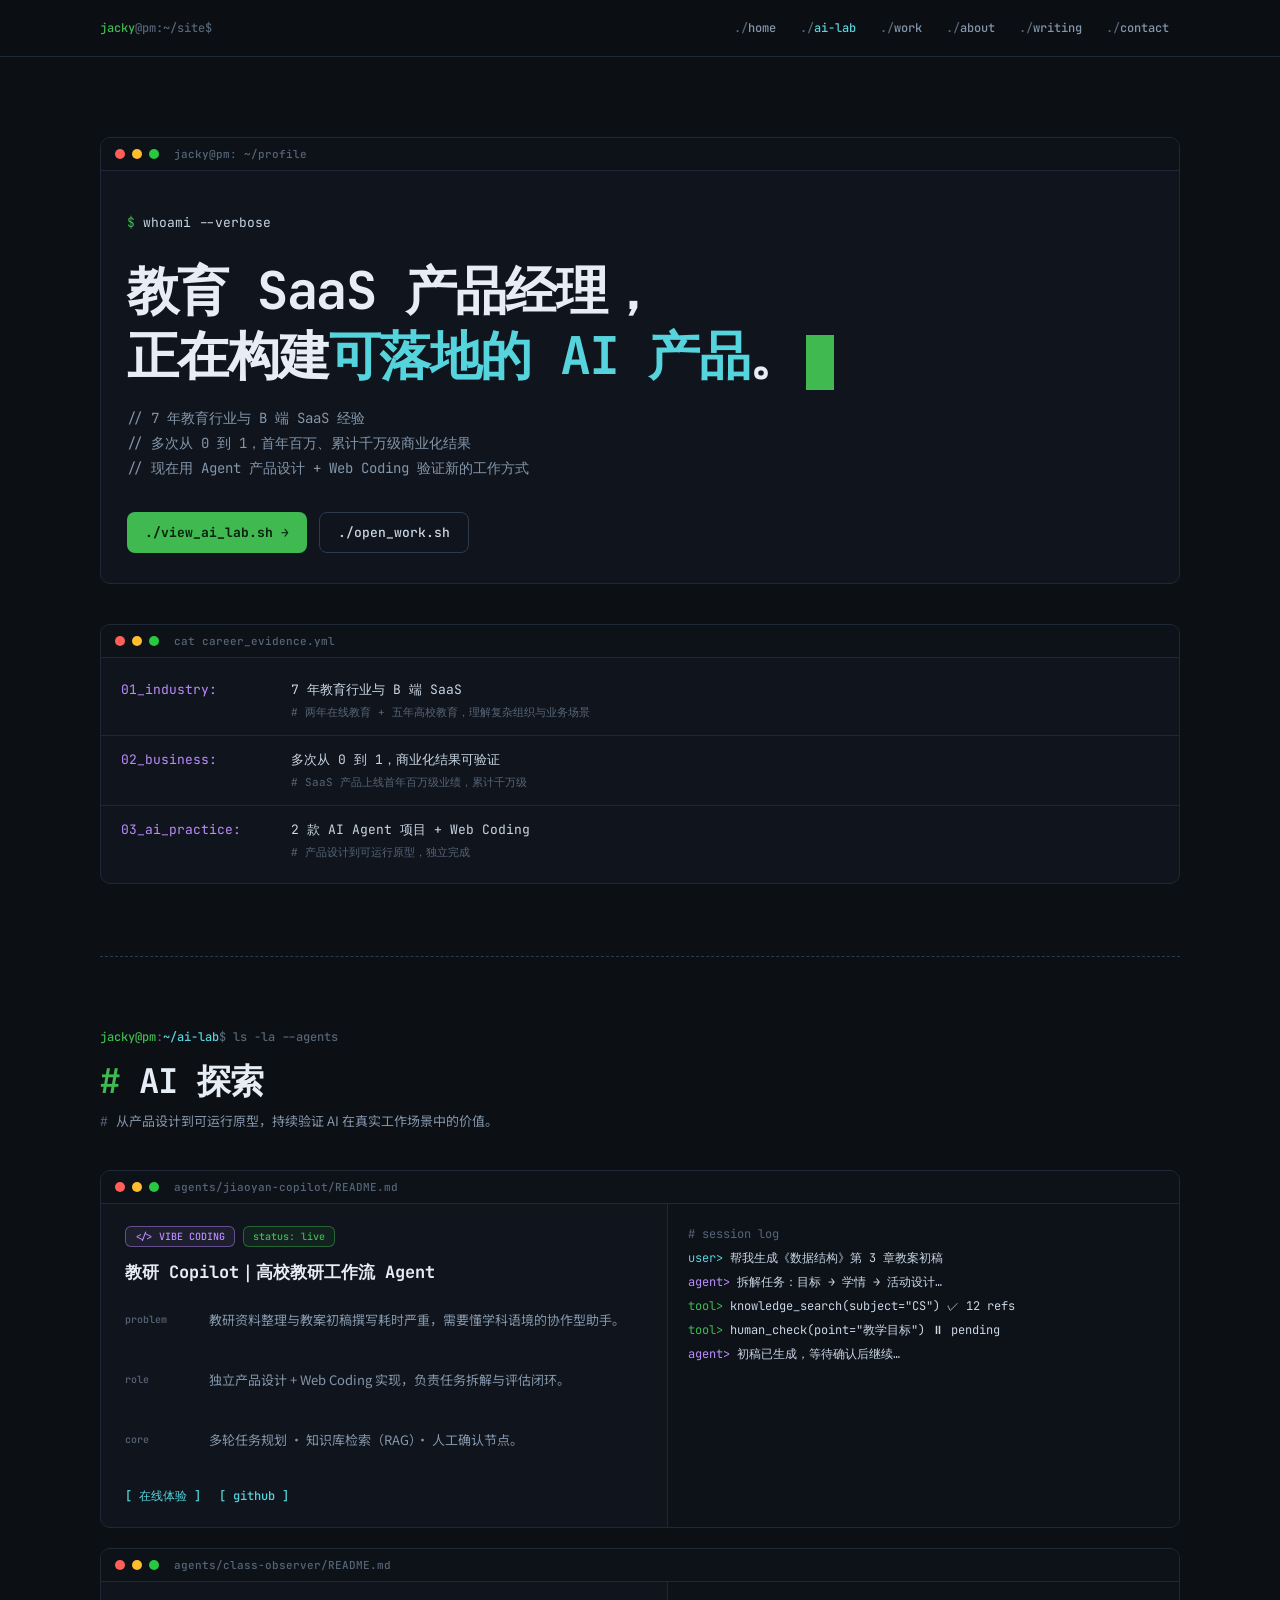
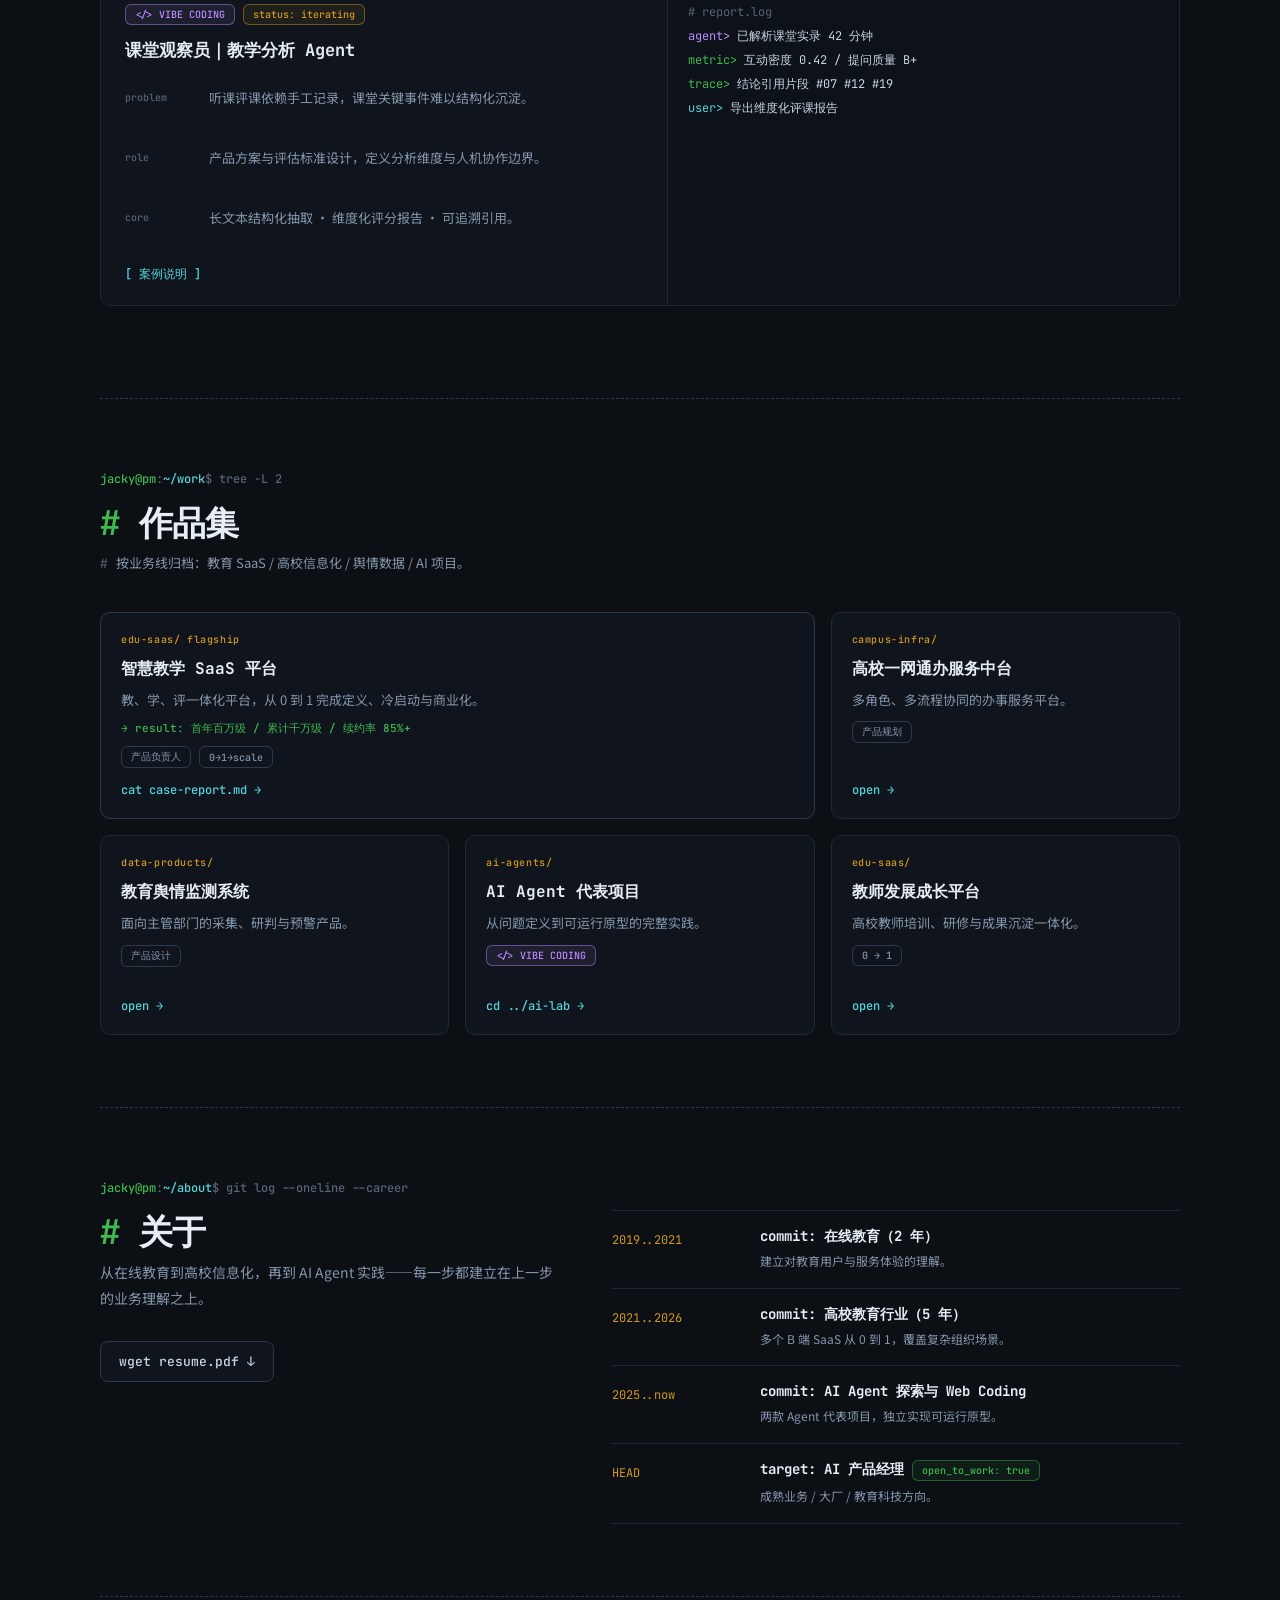
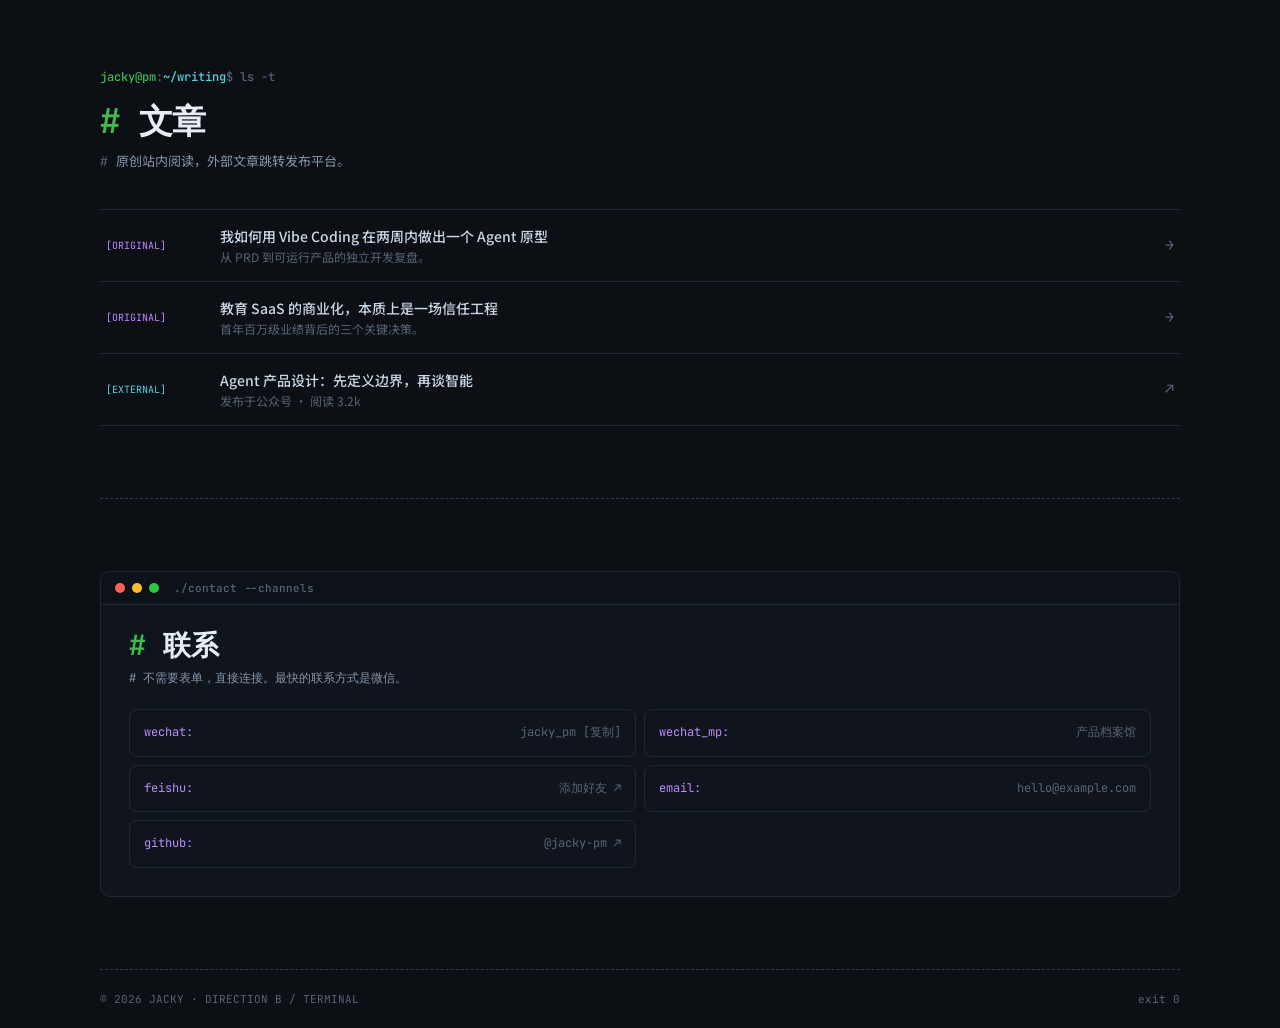
<file: directions/v2/terminal.html>
<!doctype html>
<html lang="zh-CN">
  <head>
    <meta charset="UTF-8" />
    <meta name="viewport" content="width=device-width, initial-scale=1.0" />
    <title>方向 B · 终端档案｜Jacky</title>
    <link rel="preconnect" href="https://fonts.googleapis.com" />
    <link rel="preconnect" href="https://fonts.gstatic.com" crossorigin />
    <link href="https://fonts.googleapis.com/css2?family=JetBrains+Mono:ital,wght@0,400;0,500;0,700;1,400&family=Noto+Sans+SC:wght@400;500;700&display=swap" rel="stylesheet" />
    <style>
      :root {
        --bg: #0c0f14; --panel: #10151d; --panel2: #0d1219;
        --line: #1e2836; --line-strong: #2c3a4e;
        --text: #c9d6e4; --sub: #8496ab; --faint: #566476;
        --green: #3fb950; --cyan: #56d4dd; --amber: #d29922; --purple: #bc8cff; --red: #f47067;
        --mono: "JetBrains Mono", monospace; --sans: "Noto Sans SC", sans-serif;
        --max: 1080px;
      }
      * { box-sizing: border-box; }
      body { margin: 0; background: var(--bg); color: var(--text); font-family: var(--sans); font-size: 15px; line-height: 1.8; }
      a { color: inherit; text-decoration: none; }
      .shell { width: min(var(--max), calc(100% - 40px)); margin: auto; }
      .mono { font-family: var(--mono); }

      header { position: sticky; top: 0; z-index: 10; background: rgb(12 15 20 / 88%); backdrop-filter: blur(10px); border-bottom: 1px solid var(--line); }
      .nav { height: 56px; display: flex; align-items: center; gap: 18px; font: 500 12px var(--mono); }
      .brand { color: var(--green); }
      .brand span { color: var(--faint); }
      .nav-links { margin-left: auto; display: flex; gap: 2px; }
      .nav-links a { padding: 6px 11px; border-radius: 6px; color: var(--sub); transition: .15s; }
      .nav-links a::before { content: "./"; color: var(--faint); }
      .nav-links a:hover { color: var(--green); background: var(--panel); }
      .nav-links a.hot { color: var(--cyan); }

      .win { background: var(--panel); border: 1px solid var(--line); border-radius: 10px; overflow: hidden; }
      .win-bar { display: flex; align-items: center; gap: 7px; padding: 9px 14px; background: var(--panel2); border-bottom: 1px solid var(--line); font: 500 11px var(--mono); color: var(--faint); }
      .win-bar i { width: 10px; height: 10px; border-radius: 50%; }
      .win-bar i:nth-child(1) { background: #ff5f57; } .win-bar i:nth-child(2) { background: #febc2e; } .win-bar i:nth-child(3) { background: #28c840; }
      .win-bar .t { margin-left: 8px; }

      .prompt { font: 500 12px var(--mono); color: var(--faint); margin: 0 0 14px; }
      .prompt b { color: var(--green); font-weight: 500; }
      .prompt .path { color: var(--cyan); }
      section { padding: 72px 0; border-top: 1px dashed var(--line-strong); }
      section.first { border-top: 0; }
      h2.sec { margin: 0 0 6px; font: 700 clamp(24px, 3vw, 34px)/1.3 var(--mono); letter-spacing: -.02em; color: #e6edf5; }
      h2.sec::before { content: "# "; color: var(--green); }
      .sec-sub { margin: 0 0 36px; color: var(--sub); font-size: 13px; }
      .sec-sub::before { content: "# "; color: var(--faint); font-family: var(--mono); }

      /* HERO */
      .hero { padding: 80px 0 72px; }
      .hero-term { padding: 26px 26px 30px; font-family: var(--mono); }
      .term-line { font-size: 13px; line-height: 2; }
      .term-line .p { color: var(--green); }
      .term-line .c { color: var(--text); }
      .term-out { color: var(--sub); font-size: 12px; padding-left: 0; }
      h1 { margin: 22px 0 16px; font: 700 clamp(30px, 4.2vw, 52px)/1.25 var(--mono); letter-spacing: -.03em; color: #e6edf5; }
      h1 .hl { color: var(--cyan); }
      .caret { display: inline-block; width: .55em; height: 1.05em; margin-left: 6px; background: var(--green); vertical-align: text-bottom; animation: blink 1.1s steps(1) infinite; }
      @keyframes blink { 50% { opacity: 0; } }
      .lead { margin: 0; max-width: 560px; color: var(--sub); font-size: 14px; }
      .actions { display: flex; flex-wrap: wrap; gap: 12px; margin-top: 30px; }
      .btn { display: inline-flex; align-items: center; gap: 8px; padding: 11px 18px; border-radius: 8px; font: 500 13px var(--mono); transition: .16s; }
      .btn-p { background: var(--green); color: #06210d; font-weight: 700; }
      .btn-p:hover { box-shadow: 0 0 0 3px rgb(63 185 80 / 25%); transform: translateY(-2px); }
      .btn-g { border: 1px solid var(--line-strong); color: var(--text); background: var(--panel); }
      .btn-g:hover { border-color: var(--green); color: var(--green); transform: translateY(-2px); }

      .evidence { margin-top: 40px; }
      .evidence-body { padding: 8px 0; font-family: var(--mono); font-size: 13px; }
      .kv { display: grid; grid-template-columns: 150px 1fr; gap: 6px 20px; padding: 12px 20px; border-bottom: 1px solid var(--line); }
      .kv:last-child { border-bottom: 0; }
      .kv .k { color: var(--purple); }
      .kv .v { color: var(--text); }
      .kv .v small { display: block; color: var(--faint); font-size: 11px; margin-top: 2px; }

      .chip { display: inline-flex; align-items: center; gap: 6px; padding: 3px 9px; border-radius: 6px; font: 500 10px var(--mono); border: 1px solid; }
      .chip-vibe { color: var(--purple); border-color: rgb(188 140 255 / 45%); background: rgb(188 140 255 / 8%); }
      .chip-vibe::before { content: "</>"; }
      .chip-live { color: var(--green); border-color: rgb(63 185 80 / 45%); background: rgb(63 185 80 / 8%); }
      .chip-iter { color: var(--amber); border-color: rgb(210 153 34 / 45%); background: rgb(210 153 34 / 8%); }
      .chip-line { color: var(--sub); border-color: var(--line-strong); }

      .agent { margin-bottom: 20px; }
      .agent-body { display: grid; grid-template-columns: 1.05fr .95fr; }
      .agent-info { padding: 22px 24px; display: flex; flex-direction: column; align-items: flex-start; gap: 12px; }
      .agent-info h3 { margin: 2px 0 0; font: 700 17px var(--mono); color: #e6edf5; }
      .arow { display: grid; grid-template-columns: 74px 1fr; gap: 10px; width: 100%; font-size: 13px; line-height: 1.7; }
      .arow dt { margin: 0; font: 500 10px var(--mono); color: var(--faint); padding-top: 4px; }
      .arow dd { margin: 0; color: var(--sub); }
      .agent-links { display: flex; gap: 18px; margin-top: auto; padding-top: 12px; font: 500 12px var(--mono); }
      .agent-links a { color: var(--cyan); }
      .agent-links a:hover { text-decoration: underline; }
      .agent-view { border-left: 1px solid var(--line); background: var(--panel2); padding: 18px 20px; font: 12px/2 var(--mono); overflow: auto; }
      .log .u { color: var(--cyan); } .log .a { color: var(--purple); } .log .t { color: var(--green); } .log .d { color: var(--faint); }

      .work-grid { display: grid; grid-template-columns: repeat(3, 1fr); gap: 16px; }
      .work { padding: 20px; display: flex; flex-direction: column; align-items: flex-start; min-height: 200px; transition: .18s; }
      .work:hover { border-color: var(--green); transform: translateY(-3px); }
      .work.wide { grid-column: span 2; border-color: var(--line-strong); }
      .work-board { font: 500 10px var(--mono); color: var(--amber); letter-spacing: .06em; }
      .work h3 { margin: 12px 0 8px; font: 700 16px var(--mono); color: #e6edf5; }
      .work p { margin: 0; font-size: 13px; color: var(--sub); }
      .result { margin-top: 10px; font: 500 11px var(--mono); color: var(--green); }
      .chips { display: flex; flex-wrap: wrap; gap: 8px; margin-top: 10px; }
      .work .more { margin-top: auto; padding-top: 14px; font: 500 12px var(--mono); color: var(--cyan); }
      .work .more:hover { text-decoration: underline; }

      .about-grid { display: grid; grid-template-columns: .9fr 1.1fr; gap: 48px; }
      .about-grid p.intro2 { margin: 0; color: var(--sub); font-size: 14px; }
      .timeline { border-top: 1px solid var(--line); font-family: var(--mono); }
      .t-item { display: grid; grid-template-columns: 130px 1fr; gap: 18px; padding: 16px 0; border-bottom: 1px solid var(--line); }
      .t-item time { color: var(--amber); font-size: 12px; padding-top: 3px; }
      .t-item h3 { margin: 0; font: 700 14px var(--mono); color: #e6edf5; }
      .t-item p { margin: 4px 0 0; font: 400 12px/1.8 var(--sans); color: var(--sub); }

      .article-list { border-top: 1px solid var(--line); font-family: var(--mono); }
      .article { display: grid; grid-template-columns: 96px 1fr auto; gap: 6px 18px; align-items: center; padding: 16px 6px; border-bottom: 1px solid var(--line); transition: .15s; }
      .article:hover { background: var(--panel); }
      .atype { font-size: 10px; }
      .atype.o { color: var(--purple); } .atype.e { color: var(--cyan); }
      .article h3 { margin: 0; font: 500 14px var(--sans); color: var(--text); }
      .article p { margin: 2px 0 0; font: 400 12px var(--sans); color: var(--faint); }
      .article .go { color: var(--faint); }
      .article:hover .go { color: var(--green); }

      .contact { padding: 28px; font-family: var(--mono); }
      .contact h2 { margin: 0 0 4px; font: 700 clamp(20px, 2.4vw, 28px)/1.3 var(--mono); color: #e6edf5; }
      .contact h2::before { content: "# "; color: var(--green); }
      .contact .sub2 { margin: 0 0 20px; color: var(--sub); font-size: 12px; }
      .c-grid { display: grid; grid-template-columns: 1fr 1fr; gap: 8px; }
      .c-item { display: flex; align-items: center; gap: 10px; padding: 12px 14px; border: 1px solid var(--line); border-radius: 8px; font-size: 12px; transition: .15s; }
      .c-item:hover { border-color: var(--green); color: var(--green); }
      .c-item .k { color: var(--purple); }
      .c-item .v { margin-left: auto; color: var(--faint); }

      footer { border-top: 1px dashed var(--line-strong); padding: 22px 0; display: flex; justify-content: space-between; font: 400 11px var(--mono); color: var(--faint); }

      @media (max-width: 860px) {
        .agent-body, .about-grid { grid-template-columns: 1fr; }
        .agent-view { border-left: 0; border-top: 1px solid var(--line); }
        .work-grid { grid-template-columns: 1fr; }
        .work.wide { grid-column: span 1; }
        .nav-links { display: none; }
        .c-grid { grid-template-columns: 1fr; }
        section { padding: 52px 0; }
        .kv { grid-template-columns: 1fr; gap: 2px; }
      }
    </style>
  </head>
  <body>
    <header>
      <div class="shell nav">
        <a class="brand" href="#top">jacky<span>@pm:~/site$</span></a>
        <nav class="nav-links">
          <a href="#top">home</a><a href="#ai" class="hot">ai-lab</a><a href="#work">work</a><a href="#about">about</a><a href="#articles">writing</a><a href="#contact">contact</a>
        </nav>
      </div>
    </header>
    <main class="shell" id="top">
      <!-- HERO -->
      <section class="hero first">
        <div class="win">
          <div class="win-bar"><i></i><i></i><i></i><span class="t">jacky@pm: ~/profile</span></div>
          <div class="hero-term">
            <p class="term-line"><span class="p">$</span> <span class="c">whoami --verbose</span></p>
            <h1>教育 SaaS 产品经理，<br />正在构建<span class="hl">可落地的 AI 产品</span>。<span class="caret"></span></h1>
            <p class="lead">// 7 年教育行业与 B 端 SaaS 经验<br />// 多次从 0 到 1，首年百万、累计千万级商业化结果<br />// 现在用 Agent 产品设计 + Web Coding 验证新的工作方式</p>
            <div class="actions">
              <a class="btn btn-p" href="#ai">./view_ai_lab.sh →</a>
              <a class="btn btn-g" href="#work">./open_work.sh</a>
            </div>
          </div>
        </div>
        <div class="win evidence">
          <div class="win-bar"><i></i><i></i><i></i><span class="t">cat career_evidence.yml</span></div>
          <div class="evidence-body">
            <div class="kv"><span class="k">01_industry:</span><span class="v">7 年教育行业与 B 端 SaaS<small># 两年在线教育 + 五年高校教育，理解复杂组织与业务场景</small></span></div>
            <div class="kv"><span class="k">02_business:</span><span class="v">多次从 0 到 1，商业化结果可验证<small># SaaS 产品上线首年百万级业绩，累计千万级</small></span></div>
            <div class="kv"><span class="k">03_ai_practice:</span><span class="v">2 款 AI Agent 项目 + Web Coding<small># 产品设计到可运行原型，独立完成</small></span></div>
          </div>
        </div>
      </section>

      <!-- AI 探索 -->
      <section id="ai">
        <p class="prompt"><b>jacky@pm</b>:<span class="path">~/ai-lab</span>$ ls -la --agents</p>
        <h2 class="sec">AI 探索</h2>
        <p class="sec-sub">从产品设计到可运行原型，持续验证 AI 在真实工作场景中的价值。</p>
        <article class="win agent">
          <div class="win-bar"><i></i><i></i><i></i><span class="t">agents/jiaoyan-copilot/README.md</span></div>
          <div class="agent-body">
            <div class="agent-info">
              <div class="chips" style="margin:0"><span class="chip chip-vibe">VIBE CODING</span><span class="chip chip-live">status: live</span></div>
              <h3>教研 Copilot｜高校教研工作流 Agent</h3>
              <dl class="arow"><dt>problem</dt><dd>教研资料整理与教案初稿撰写耗时严重，需要懂学科语境的协作型助手。</dd></dl>
              <dl class="arow"><dt>role</dt><dd>独立产品设计 + Web Coding 实现，负责任务拆解与评估闭环。</dd></dl>
              <dl class="arow"><dt>core</dt><dd>多轮任务规划 · 知识库检索（RAG）· 人工确认节点。</dd></dl>
              <div class="agent-links"><a href="#">[ 在线体验 ]</a><a href="#">[ github ]</a></div>
            </div>
            <div class="agent-view log">
              <div><span class="d"># session log</span></div>
              <div><span class="u">user&gt;</span> 帮我生成《数据结构》第 3 章教案初稿</div>
              <div><span class="a">agent&gt;</span> 拆解任务：目标 → 学情 → 活动设计…</div>
              <div><span class="t">tool&gt;</span> knowledge_search(subject="CS") ✓ 12 refs</div>
              <div><span class="t">tool&gt;</span> human_check(point="教学目标") ⏸ pending</div>
              <div><span class="a">agent&gt;</span> 初稿已生成，等待确认后继续…</div>
            </div>
          </div>
        </article>
        <article class="win agent">
          <div class="win-bar"><i></i><i></i><i></i><span class="t">agents/class-observer/README.md</span></div>
          <div class="agent-body">
            <div class="agent-info">
              <div class="chips" style="margin:0"><span class="chip chip-vibe">VIBE CODING</span><span class="chip chip-iter">status: iterating</span></div>
              <h3>课堂观察员｜教学分析 Agent</h3>
              <dl class="arow"><dt>problem</dt><dd>听课评课依赖手工记录，课堂关键事件难以结构化沉淀。</dd></dl>
              <dl class="arow"><dt>role</dt><dd>产品方案与评估标准设计，定义分析维度与人机协作边界。</dd></dl>
              <dl class="arow"><dt>core</dt><dd>长文本结构化抽取 · 维度化评分报告 · 可追溯引用。</dd></dl>
              <div class="agent-links"><a href="#">[ 案例说明 ]</a></div>
            </div>
            <div class="agent-view log">
              <div><span class="d"># report.log</span></div>
              <div><span class="a">agent&gt;</span> 已解析课堂实录 42 分钟</div>
              <div><span class="t">metric&gt;</span> 互动密度 0.42 / 提问质量 B+</div>
              <div><span class="t">trace&gt;</span> 结论引用片段 #07 #12 #19</div>
              <div><span class="u">user&gt;</span> 导出维度化评课报告</div>
            </div>
          </div>
        </article>
      </section>

      <!-- 作品集 -->
      <section id="work">
        <p class="prompt"><b>jacky@pm</b>:<span class="path">~/work</span>$ tree -L 2</p>
        <h2 class="sec">作品集</h2>
        <p class="sec-sub">按业务线归档：教育 SaaS / 高校信息化 / 舆情数据 / AI 项目。</p>
        <div class="work-grid">
          <article class="win work wide"><span class="work-board">edu-saas/ flagship</span><h3>智慧教学 SaaS 平台</h3><p>教、学、评一体化平台，从 0 到 1 完成定义、冷启动与商业化。</p><div class="result">→ result: 首年百万级 / 累计千万级 / 续约率 85%+</div><div class="chips"><span class="chip chip-line">产品负责人</span><span class="chip chip-line">0→1→scale</span></div><a class="more" href="#">cat case-report.md →</a></article>
          <article class="win work"><span class="work-board">campus-infra/</span><h3>高校一网通办服务中台</h3><p>多角色、多流程协同的办事服务平台。</p><div class="chips"><span class="chip chip-line">产品规划</span></div><a class="more" href="#">open →</a></article>
          <article class="win work"><span class="work-board">data-products/</span><h3>教育舆情监测系统</h3><p>面向主管部门的采集、研判与预警产品。</p><div class="chips"><span class="chip chip-line">产品设计</span></div><a class="more" href="#">open →</a></article>
          <article class="win work"><span class="work-board">ai-agents/</span><h3>AI Agent 代表项目</h3><p>从问题定义到可运行原型的完整实践。</p><div class="chips"><span class="chip chip-vibe">VIBE CODING</span></div><a class="more" href="#ai">cd ../ai-lab →</a></article>
          <article class="win work"><span class="work-board">edu-saas/</span><h3>教师发展成长平台</h3><p>高校教师培训、研修与成果沉淀一体化。</p><div class="chips"><span class="chip chip-line">0 → 1</span></div><a class="more" href="#">open →</a></article>
        </div>
      </section>

      <!-- 关于 -->
      <section id="about">
        <p class="prompt"><b>jacky@pm</b>:<span class="path">~/about</span>$ git log --oneline --career</p>
        <div class="about-grid">
          <div>
            <h2 class="sec">关于</h2>
            <p class="intro2">从在线教育到高校信息化，再到 AI Agent 实践——每一步都建立在上一步的业务理解之上。</p>
            <div class="actions"><a class="btn btn-g" href="#">wget resume.pdf ↓</a></div>
          </div>
          <div class="timeline">
            <div class="t-item"><time>2019..2021</time><div><h3>commit: 在线教育（2 年）</h3><p>建立对教育用户与服务体验的理解。</p></div></div>
            <div class="t-item"><time>2021..2026</time><div><h3>commit: 高校教育行业（5 年）</h3><p>多个 B 端 SaaS 从 0 到 1，覆盖复杂组织场景。</p></div></div>
            <div class="t-item"><time>2025..now</time><div><h3>commit: AI Agent 探索与 Web Coding</h3><p>两款 Agent 代表项目，独立实现可运行原型。</p></div></div>
            <div class="t-item"><time>HEAD</time><div><h3>target: AI 产品经理 <span class="chip chip-live">open_to_work: true</span></h3><p>成熟业务 / 大厂 / 教育科技方向。</p></div></div>
          </div>
        </div>
      </section>

      <!-- 文章 -->
      <section id="articles">
        <p class="prompt"><b>jacky@pm</b>:<span class="path">~/writing</span>$ ls -t</p>
        <h2 class="sec">文章</h2>
        <p class="sec-sub">原创站内阅读，外部文章跳转发布平台。</p>
        <div class="article-list">
          <a class="article" href="#"><span class="atype o">[ORIGINAL]</span><div><h3>我如何用 Vibe Coding 在两周内做出一个 Agent 原型</h3><p>从 PRD 到可运行产品的独立开发复盘。</p></div><span class="go">→</span></a>
          <a class="article" href="#"><span class="atype o">[ORIGINAL]</span><div><h3>教育 SaaS 的商业化，本质上是一场信任工程</h3><p>首年百万级业绩背后的三个关键决策。</p></div><span class="go">→</span></a>
          <a class="article" href="#"><span class="atype e">[EXTERNAL]</span><div><h3>Agent 产品设计：先定义边界，再谈智能</h3><p>发布于公众号 · 阅读 3.2k</p></div><span class="go">↗</span></a>
        </div>
      </section>

      <!-- 联系 -->
      <section id="contact">
        <div class="win contact">
          <div class="win-bar" style="margin:-28px -28px 22px"><i></i><i></i><i></i><span class="t">./contact --channels</span></div>
          <h2>联系</h2>
          <p class="sub2"># 不需要表单，直接连接。最快的联系方式是微信。</p>
          <div class="c-grid">
            <a class="c-item" href="#"><span class="k">wechat:</span><span class="v">jacky_pm [复制]</span></a>
            <a class="c-item" href="#"><span class="k">wechat_mp:</span><span class="v">产品档案馆</span></a>
            <a class="c-item" href="#"><span class="k">feishu:</span><span class="v">添加好友 ↗</span></a>
            <a class="c-item" href="#"><span class="k">email:</span><span class="v">hello@example.com</span></a>
            <a class="c-item" href="#"><span class="k">github:</span><span class="v">@jacky-pm ↗</span></a>
          </div>
        </div>
      </section>
    </main>
    <footer class="shell"><span>© 2026 JACKY · DIRECTION B / TERMINAL</span><span>exit 0</span></footer>
  </body>
</html>
</file>
<file: directions/directions.css>
:root{--paper:#f6f6f2;--ink:#172231;--muted:#647284;--line:#d8dfe3;--blue:#2458d7;--violet:#6b49e6;--mint:#087d68;--sans:"Noto Sans SC",sans-serif;--serif:"Noto Serif SC",serif;--mono:"DM Mono",monospace}*{box-sizing:border-box}html{scroll-behavior:smooth}body{margin:0;background:var(--paper);color:var(--ink);font-family:var(--sans)}a{color:inherit;text-decoration:none}header{height:72px;display:grid;grid-template-columns:1fr auto 1fr;align-items:center;max-width:1240px;margin:auto;padding:0 28px;border-bottom:1px solid var(--line)}.brand,.issue,.live{font:500 11px var(--mono);letter-spacing:.03em}.issue,.live{justify-self:end;color:var(--muted)}.live{color:var(--violet)}nav{display:flex;gap:23px;font-size:13px}nav a{color:var(--muted)}nav a.active{color:var(--ink);font-weight:600}.overline{font:11px var(--mono);letter-spacing:.08em;color:var(--blue);margin:0}.lead{font-size:16px;line-height:1.8;color:var(--muted)}footer{max-width:1240px;margin:auto;padding:27px 28px;border-top:1px solid var(--line);display:flex;justify-content:space-between;font:11px var(--mono);color:var(--muted)}
/* Archive */.archive-hero{max-width:1184px;margin:auto;min-height:580px;padding:78px 28px;display:grid;grid-template-columns:1.1fr .9fr;gap:88px;align-items:center}.archive-copy h1{font:900 clamp(43px,5vw,73px)/1.14 var(--serif);letter-spacing:-.075em;margin:17px 0}.archive-copy h1 em{font-style:normal;color:var(--blue)}.archive-copy .lead{max-width:515px}.buttons{display:flex;gap:12px;margin-top:30px}.button{padding:12px 17px;border:1px solid var(--line);border-radius:999px;font-size:14px;font-weight:600;background:#fff}.button.primary{background:var(--blue);color:#fff;border-color:var(--blue)}.button b{font-family:var(--mono);margin-left:7px}.dossier{border-top:2px solid var(--blue)}.dossier-head{display:flex;justify-content:space-between;padding:12px 0;font:10px var(--mono);color:var(--muted)}.dossier article{display:grid;grid-template-columns:41px 1fr;gap:7px;padding:21px 0;border-top:1px solid var(--line)}.dossier article>b{font:11px var(--mono);color:var(--blue);padding-top:4px}.dossier h2{font-size:19px;line-height:1.45;letter-spacing:-.04em;margin:0}.dossier p{font-size:12px;margin:5px 0 0;color:var(--muted)}.archive-feature{max-width:1184px;margin:auto;padding:67px 28px 78px;display:grid;grid-template-columns:1fr 1fr;gap:90px;border-top:1px solid var(--line)}.archive-feature h2{font:700 39px/1.35 var(--serif);letter-spacing:-.06em;margin:12px 0}.archive-feature>div>p:not(.overline){color:var(--muted);line-height:1.8}.text-link{font:12px var(--mono);color:var(--blue)}.case-sheet{min-height:270px;padding:29px;background:#fff;border:1px solid var(--line);position:relative;box-shadow:0 16px 35px #293a5010}.tag{display:inline-block;padding:5px 8px;border:1px solid #c9c1ff;border-radius:999px;color:var(--violet);background:#f0edff;font:10px var(--mono)}.case-sheet h3{font-size:25px;letter-spacing:-.05em;margin:50px 0 5px}.case-sheet p{font-size:13px}.case-no{position:absolute;right:28px;bottom:25px;font:11px var(--mono);color:var(--muted)}.portfolio-strip{max-width:1184px;margin:auto;padding:63px 28px 95px;border-top:1px solid var(--line)}.work-row{display:grid;grid-template-columns:1fr 1fr auto;gap:30px;align-items:end;padding:27px 0;border-bottom:1px solid var(--line)}.work-row h2{font:700 28px/1.3 var(--serif);margin:0;letter-spacing:-.05em}.work-row p{font-size:13px;line-height:1.7;color:var(--muted);margin:0}.work-row span{font:13px var(--mono);color:var(--blue)}
/* Lab */.lab-page{background:#121421;color:#f2f2f5}.lab-page header,.lab-page footer{border-color:#303244}.lab-page nav a,.lab-page .issue,.lab-page footer{color:#9ea0b6}.lab-page nav a.active{color:#fff}.lab-hero{position:relative;max-width:1184px;min-height:610px;margin:auto;padding:100px 28px;overflow:hidden}.lab-caption{color:#a9a1ff;font:11px var(--mono);letter-spacing:.08em}.lab-hero h1{position:relative;z-index:1;font:900 clamp(46px,6vw,84px)/1.08 var(--serif);letter-spacing:-.075em;margin:18px 0}.lab-hero h1 span{color:#a99cff}.lab-hero p{position:relative;z-index:1;max-width:510px;color:#b4b5c3;font-size:16px;line-height:1.8}.lab-button{position:relative;z-index:1;display:inline-block;border:1px solid #a79dff;color:#ebe9ff;padding:13px 17px;border-radius:999px;font-size:14px;margin-top:20px}.lab-button b{font-family:var(--mono);margin-left:7px}.orbit{position:absolute;right:4%;top:65px;width:430px;height:430px;border:1px solid #45415e;border-radius:50%;animation:turn 23s linear infinite}.orbit::before,.orbit::after{content:"";position:absolute;border:1px solid #35354e;border-radius:50%;inset:54px}.orbit::after{inset:120px}.core{position:absolute;left:50%;top:50%;transform:translate(-50%,-50%);width:118px;height:118px;border-radius:50%;background:#a99cff;color:#171624;display:grid;place-content:center;text-align:center;font:500 15px/1.4 var(--mono);box-shadow:0 0 0 11px #272440}.core i{font-style:normal;font-size:10px;margin-top:4px}.orbit-label{position:absolute;font:10px var(--mono);color:#68dbc1}.orbit-label.a{top:15px;left:145px}.orbit-label.b{bottom:76px;right:-22px}.orbit-label.c{bottom:76px;left:-4px}@keyframes turn{to{transform:rotate(360deg)}}.builds{max-width:1184px;margin:auto;padding:80px 28px;border-top:1px solid #303244}.section-label{display:flex;align-items:center;gap:12px;color:#a99cff;font:11px var(--mono)}.section-label p{margin:0}.build-grid{display:grid;grid-template-columns:1.4fr .6fr .6fr;gap:15px;margin-top:22px}.build-main{min-height:330px;background:#1d1e31;padding:30px;border:1px solid #393950}.vibe{font:10px var(--mono);padding:5px 8px;border:1px solid #655cca;border-radius:999px;color:#b9b1ff}.build-main h2{font:700 38px/1.27 var(--serif);letter-spacing:-.06em;margin:40px 0 9px}.build-main p{max-width:420px;color:#b7b8c8;font-size:13px;line-height:1.8}.terminal{display:flex;justify-content:space-between;gap:10px;border-top:1px solid #3a3b50;margin-top:25px;padding-top:14px;color:#7fe2cf;font:10px var(--mono)}.build-side{padding:22px;background:#27243c;border:1px solid #433d64;display:flex;flex-direction:column;color:#d8d4fa}.build-side span{font:10px var(--mono);color:#aea7e7}.build-side b{font:500 70px/1 var(--mono);letter-spacing:-.1em;margin-top:auto}.build-side p{font-size:13px;line-height:1.6;margin:12px 0 0}.build-side.mint{background:#173a39;border-color:#2f6761;color:#d4fcf4}.build-side.mint span{color:#8adfd0}.lab-history{max-width:1184px;margin:auto;padding:90px 28px}.lab-history>p{font:11px var(--mono);letter-spacing:.07em;color:#a99cff}.lab-history h2{font:700 40px/1.32 var(--serif);letter-spacing:-.06em}.lab-history>div{display:flex;align-items:center;gap:13px;color:#b7b8c8;font:11px var(--mono);margin-top:35px}.lab-history i{height:1px;flex:1;background:#444559}
/* Map */.map-page{background:#f5f5ee}.map-page .overline,.map-page .map-button{color:var(--mint)}.map-hero{max-width:1184px;margin:auto;padding:83px 28px;min-height:605px;display:grid;grid-template-columns:.93fr 1.07fr;gap:50px;align-items:center}.map-hero h1{font:900 clamp(42px,5vw,72px)/1.15 var(--serif);letter-spacing:-.075em;margin:17px 0}.map-hero h1 em{font-style:normal;color:var(--mint)}.map-hero .lead{max-width:500px}.map-button{display:inline-block;margin-top:22px;padding-bottom:4px;border-bottom:1px solid currentColor;font-size:14px;font-weight:600}.map-canvas{height:400px;position:relative;background-image:linear-gradient(#dce5de 1px,transparent 1px),linear-gradient(90deg,#dce5de 1px,transparent 1px);background-size:28px 28px;border:1px solid #d3ddd6}.node{z-index:1;position:absolute;display:block;padding:11px 13px;background:#fff;border:1px solid #bdcebf;box-shadow:0 7px 17px #1d40330c;font-size:13px;font-weight:600;line-height:1.5}.node small{font:9px var(--mono);color:#668273}.n1{left:25px;top:67px}.n2{left:181px;top:142px}.n3{left:336px;top:70px}.n4{left:75px;top:287px}.n5{left:313px;top:263px;background:#dff5eb;border-color:#6da58a;color:#125743}.line{position:absolute;height:1px;background:#91aa9a;transform-origin:left}.l1{width:168px;left:108px;top:118px;transform:rotate(27deg)}.l2{width:160px;left:272px;top:177px;transform:rotate(-25deg)}.l3{width:180px;left:150px;top:191px;transform:rotate(43deg)}.l4{width:160px;left:198px;top:319px;transform:rotate(-11deg)}.map-narrative{max-width:1184px;margin:auto;padding:78px 28px;display:grid;grid-template-columns:1fr 1fr;gap:90px;border-top:1px solid var(--line)}.map-narrative h2{font:700 39px/1.35 var(--serif);letter-spacing:-.06em;margin:12px 0}.map-narrative ol{list-style:none;padding:0;margin:0}.map-narrative li{display:grid;grid-template-columns:45px 1fr;gap:12px;padding:14px 0;border-top:1px solid var(--line)}.map-narrative li>b{font:11px var(--mono);color:var(--mint);padding-top:4px}.map-narrative p{margin:0;display:flex;justify-content:space-between;gap:15px}.map-narrative strong{font-size:15px}.map-narrative p span{font-size:12px;color:var(--muted);text-align:right}.map-proof{max-width:1184px;margin:0 auto 90px;padding:34px 28px;background:#e1efe7;display:grid;grid-template-columns:1fr 2fr auto;gap:35px;align-items:center}.map-proof span{font:500 38px var(--mono);letter-spacing:-.1em;color:var(--mint)}.map-proof p{font:700 19px/1.5 var(--serif);margin:0;letter-spacing:-.04em}.map-proof a{font:11px var(--mono);color:var(--mint)}
@media(max-width:760px){header{height:60px;padding:0 20px;grid-template-columns:1fr auto}header nav{display:none}.issue,.live{font-size:9px}.archive-hero,.archive-feature,.map-hero,.map-narrative{grid-template-columns:1fr;gap:44px;padding:58px 20px}.archive-hero{min-height:auto}.archive-copy h1,.map-hero h1{font-size:45px}.archive-feature h2,.map-narrative h2,.lab-history h2{font-size:32px}.dossier h2{font-size:17px}.work-row{grid-template-columns:1fr auto;gap:12px}.work-row p{grid-column:1/3}.portfolio-strip{padding:50px 20px 65px}.lab-hero{padding:65px 20px;min-height:565px}.lab-hero h1{font-size:48px}.orbit{width:280px;height:280px;right:-63px;top:257px;opacity:.72}.orbit::before{inset:37px}.orbit::after{inset:79px}.core{width:86px;height:86px;font-size:11px}.orbit-label{font-size:8px}.orbit-label.a{left:90px}.orbit-label.b{bottom:48px}.orbit-label.c{bottom:48px}.builds,.lab-history{padding:56px 20px}.build-grid{grid-template-columns:1fr 1fr}.build-main{grid-column:1/3;min-height:290px}.build-main h2{font-size:31px}.terminal{display:block;line-height:2}.terminal span{display:block}.map-canvas{height:340px}.n1{left:9px;top:35px}.n2{left:112px;top:112px}.n3{left:202px;top:43px}.n4{left:20px;top:253px}.n5{left:195px;top:245px}.l1{width:125px;left:75px;top:86px}.l2{width:105px;left:181px;top:138px}.l3{width:139px;left:95px;top:159px}.l4{width:126px;left:131px;top:284px}.map-narrative p{display:block}.map-narrative p span{display:block;text-align:left;margin-top:4px}.map-proof{margin:0 20px 60px;padding:25px 20px;display:block}.map-proof p{margin:14px 0}.map-proof span{font-size:30px}footer{padding:23px 20px;display:block;line-height:1.8}footer span{display:block}}
</file>
